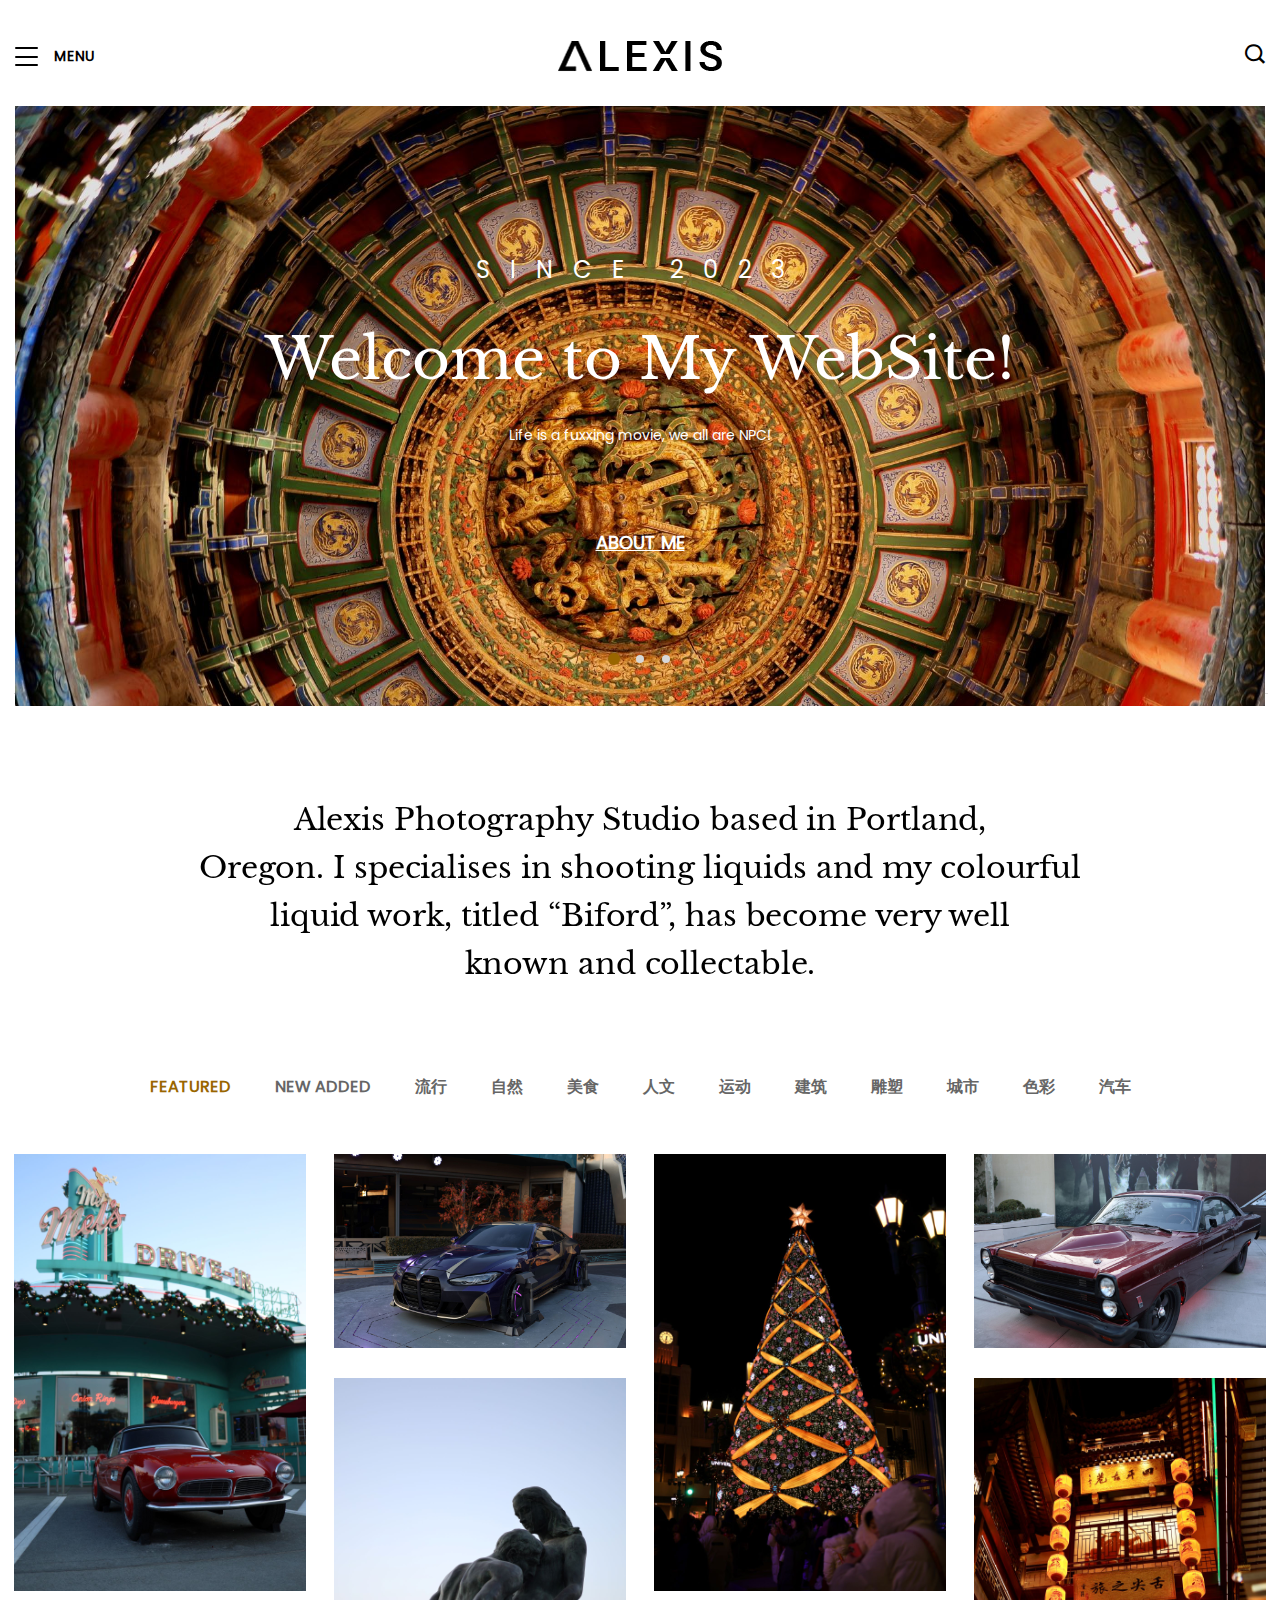
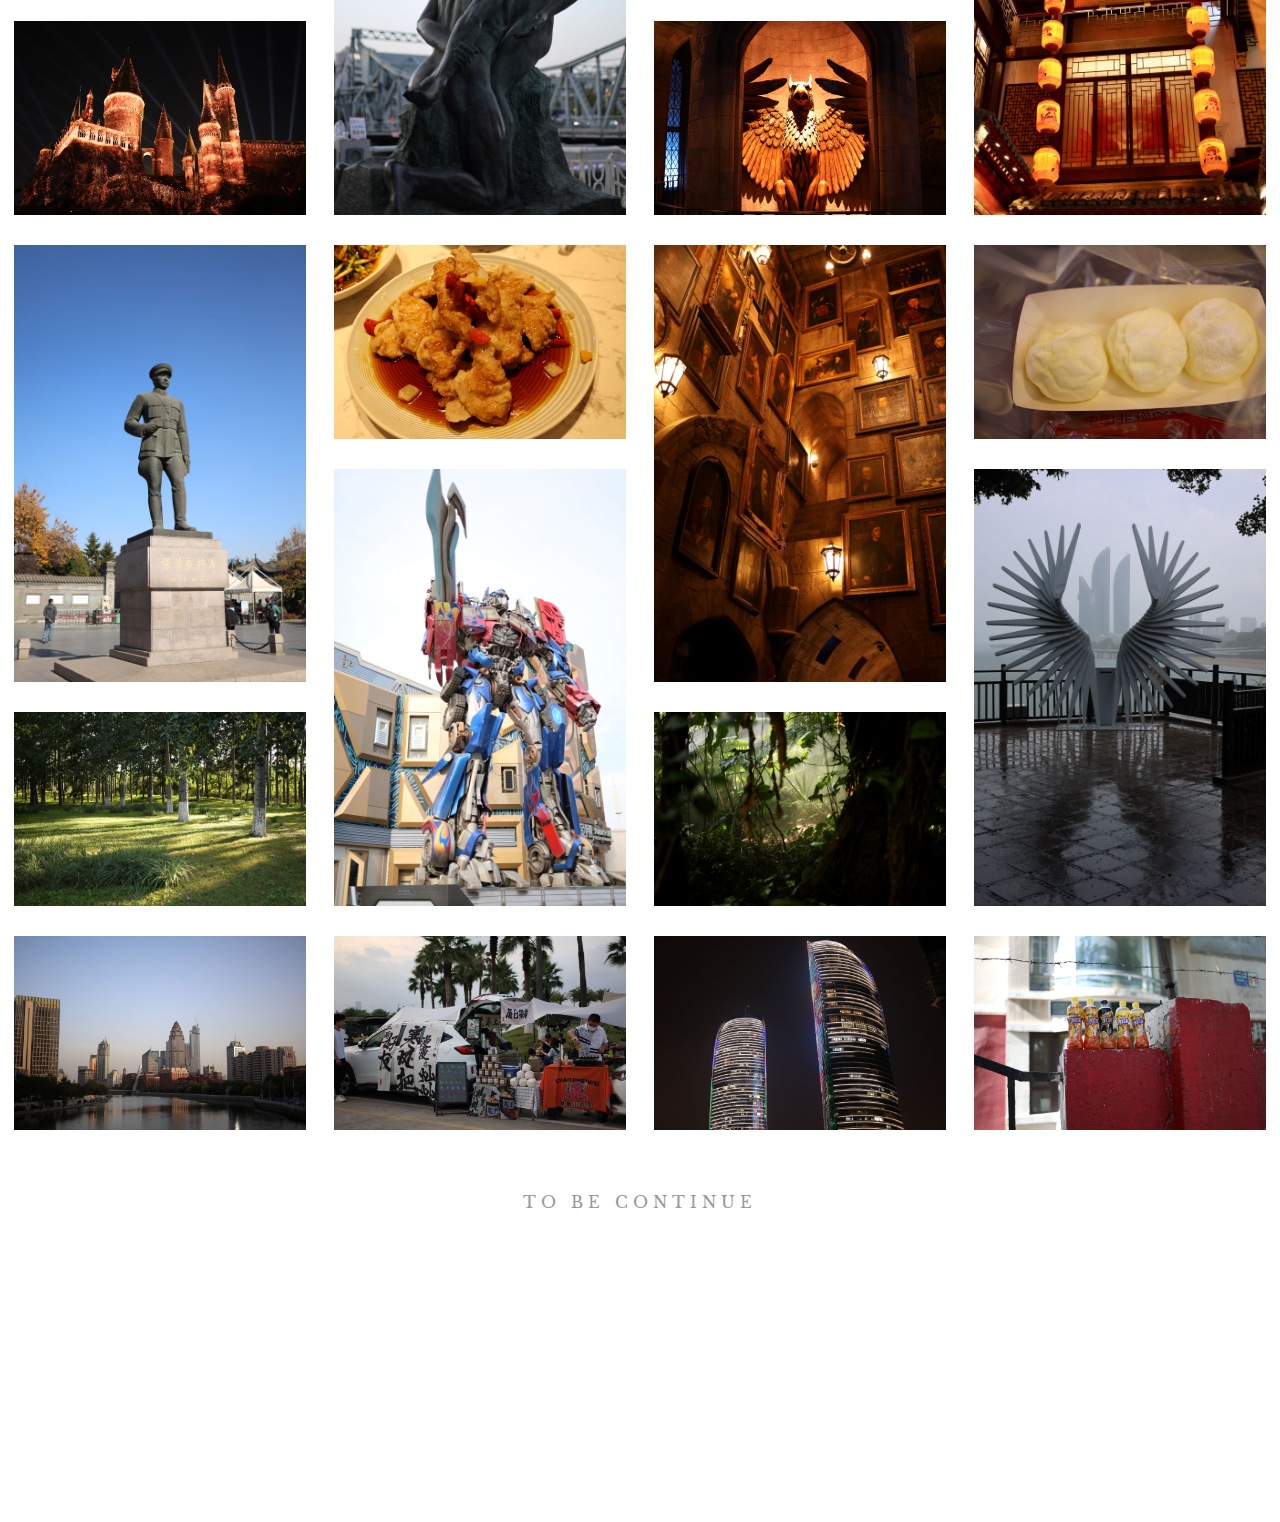
<file: index.html>
<!DOCTYPE html>
<html lang="en">

<head>
  <meta charset="utf-8">
  <meta http-equiv="X-UA-Compatible" content="IE=edge">
  <meta name="viewport" content="width=device-width, initial-scale=1.0">

  <title>Alyx's homepage</title>

  <!--== Favicon ==-->
  

  <!--== Main Style CSS ==-->
  <link href="static/css/style.css" rel="stylesheet">


</head>

<body>


  <!--wrapper start-->
  <div class="wrapper home-default-wrapper">

    <!--== Start Preloader Content ==-->
    <div class="preloader-wrap">
      <div class="preloader">
        <span class="dot"></span>
        <div class="dots">
          <span></span>
          <span></span>
          <span></span>
        </div>
      </div>
    </div>
    <!--== End Preloader Content ==-->

    <!--== Start Header Wrapper ==-->
    <header class="header-area header-default sticky-header">
      <div class="container-fluid">
        <div class="row align-items-center justify-content-between">
          <!-- Hamburger Menu Start -->
          <div class="col-auto">
            <div class="header-navigation-area d-none">
              <ul class="main-menu nav justify-content-center">
                <li><a href="">Home</a></li>
                <li class="has-submenu"><a href="portfolio.html">Portfolio</a>
                  <ul class="submenu-nav">
                    <li><a href="portfolio.html">Portfolio</a></li>
                    <li><a href="portfolio-details.html">Portfolio Details</a></li>
                  </ul>
                </li>
                <li><a href="about.html">About</a></li>
                <li><a href="contact.html">Contact</a></li>
                <li class="has-submenu"><a href="blog.html">Blog</a>
                  <ul class="submenu-nav">
                    <li><a href="blog.html">Blog Grid</a></li>
                    <li><a href="blog-details.html">Blog Single</a></li>
                  </ul>
                </li>
              </ul>
            </div>
            <div class="header-action-area">
              <button class="btn-menu">
                <span></span>
                <span></span>
                <span></span>
              </button>
              <span class="menu-text">Menu</span>
            </div>
          </div>
          <!-- Hamburger Menu Start -->

          <!-- Header Logo Start -->
          <div class="col-auto">
            <div class="header-logo-area">
              <a href="">
                <img class="logo-main" src="static/picture/logo.png" alt="Logo">
                <img class="logo-light" src="static/picture/logo.png" alt="Logo">
              </a>
            </div>
          </div>
          <!-- Header Logo End -->

          <!-- Header Search Start -->
          <div class="col-auto">
              <div class="header-search">
                <a href="javascript:void(0)" class="header-search-toggle"><i class="icofont-search-1"></i></a>
              </div>
          </div>
          <!-- Header Search Start -->
        </div>
      </div>
    </header>
    <!--== End Header Wrapper ==-->

    <!-- Main Search Start -->
    <div class="main-search-active">
        <div class="sidebar-search-icon">
            <button class="search-close"><i class="icofont-close-line"></i></button>
        </div>
        <div class="sidebar-search-input">
            <form action="#">
                <div class="form-search">
                    <input id="search" class="input-text" value="" placeholder="" type="search">
                    <button>
                        <i class="fa fa-search"></i>
                    </button>
                </div>
            </form>
            <p class="form-description">Hit enter to search</p>
        </div>
    </div>
    <!-- Main Search End -->

    <!-- Slider/Intro Section Start -->
    <div class="intro-slider-wrap section">
        <div class="intro-slider swiper-container intro-gallery">
            <div class="swiper-wrapper">
                <div class="swiper-slide" >
                    <!-- <div class="intro-section section overlay" data-bg-img="assets/img/hero-slider/hero1.jpg"> -->
                    <div class="intro-section section overlay" data-bg-img="imgs/index/slider_1_Compressed.jpg">
                        <div class="container">
                            <div class="row row-cols-lg-1 row-cols-1">
                                <div class="col align-self-center">
                                    <div class="intro-content">
                                        <span class="sub-title">Since 2023</span>
                                        <h2 class="title">Welcome to My WebSite!</h2>
                                        <div class="desc">
                                            <p>Life is a fuxxing movie, we all are NPC!</p>
                                        </div>
                                        <a href="about.html" class="intro-btn">About Me</a>
                                    </div>
                                </div>
                            </div>
                        </div>
                    </div>
                </div>
                <div class="swiper-slide">
                    <div class="intro-section section overlay" data-bg-img="imgs/index/slider_2_Compressed.jpg">
                        <div class="container">
                            <div class="row row-cols-lg-1 row-cols-1">
                                <!-- Intro One Content Start -->
                                <div class="col align-self-center">
                                  <div class="intro-content">
                                      <span class="sub-title">inspire 2026</span>
                                      <h2 class="title">Vouge Italia Deember Campaign</h2>
                                      <div class="desc">
                                          <p>Lorem ipsum dolor sit amet, consectetur adipiscing elit.</p>
                                      </div>
                                      <a href="#" class="intro-btn">Explore now</a>
                                  </div>
                                </div>
                                <!-- Intro One Content End -->
                            </div>
                        </div>

                    </div>
                </div>
                <div class="swiper-slide">
                    <div class="intro-section section overlay" data-bg-img="imgs/index/slider_3_Compressed.jpg">
                        <div class="container">
                            <div class="row row-cols-lg-1 row-cols-1">
                                <!-- Intro One Content Start -->
                                <div class="col align-self-center">
                                  <div class="intro-content">
                                      <span class="sub-title">inspire 2026</span>
                                      <h2 class="title">Vouge Italia Deember Campaign</h2>
                                      <div class="desc">
                                          <p>Lorem ipsum dolor sit amet, consectetur adipiscing elit.</p>
                                      </div>
                                      <a href="#" class="intro-btn">Explore now</a>
                                  </div>
                                </div>
                                <!-- Intro One Content End -->
                            </div>
                        </div>
                    </div>
                </div>
            </div>
            <div class="swiper-pagination home1-slider-pagination"></div>
        </div>
    </div>
    <!-- Slider/Intro Section End -->

    <main class="main-content site-wrapper-reveal">
      <!--== Start Hero Area Wrapper ==-->
      <div class="home-slider-area slider-photographer">
        <div class="container">
          <div class="row">
            <div class="col-md-12 col-lg-11 col-xl-10 m-auto">
              <div class="slider-content-area" data-aos="fade-up">
                <h2>Alexis Photography Studio based in Portland,<br> Oregon. I specialises in shooting liquids and my colourful liquid work, titled “Biford”, has become very well <br>known and collectable.</h2>
              </div>
            </div>
          </div>
        </div>
      </div>
      <!--== End Hero Area Wrapper ==-->

      <!--== Start Portfolio Area Wrapper ==-->
      <div class="portfolio-area portfolio-default-area">
        <div class="container-fluid">
          <div class="row">
            <div class="col-12">
              <!-- Filter Menu Start -->
              <div class="messonry-button text-center mb-50">
                <button data-filter="*" class="is-checked"><span class="filter-text">featured</span></button>
                <button data-filter=".cat--1"><span class="filter-text">new added</span></button>
                <button data-filter=".cat--2"><span class="filter-text">流行</span></button> <!-- popular -->
                <button data-filter=".cat--3"><span class="filter-text">自然</span></button> <!-- nature -->
                <button data-filter=".cat--4"><span class="filter-text">美食</span></button> <!-- food -->
                <button data-filter=".cat--5"><span class="filter-text">人文</span></button> <!-- life -->
                <button data-filter=".cat--6"><span class="filter-text">运动</span></button>
                <button data-filter=".cat--7"><span class="filter-text">建筑</span></button> <!-- building -->
                <button data-filter=".cat--8"><span class="filter-text">雕塑</span></button> <!-- sculpture -->
                <button data-filter=".cat--9"><span class="filter-text">城市</span></button>
                <button data-filter=".cat--10"><span class="filter-text">色彩</span></button>
                <button data-filter=".cat--11"><span class="filter-text">汽车</span></button>
              </div>
              <!-- Filter Menu End -->
            </div>
          </div>
          <div class="row row-cols-1 row-cols-sm-2 row-cols-lg-3 row-cols-xl-4 portfolio-list mb-n30">
            <div class="col resizer"></div>

            <!-- 第一行 -->
            <div class="col cat--11 mb-30">
              <!-- Single Portfolio Start -->
              <div class="single-portfolio">
                <div class="thumbnail">
                  <a href="imgs/index/car_1.jpg" class="gallery-popup">
                    <img src="imgs/index/car_1_Compressed.jpg" alt="portfolio">
                  </a>
                </div>
                <div class="content">
                  <h3 class="title" style="color: white;">梅尔斯餐厅</h3>
                  <p class="desc">梅尔斯餐厅前的跑车</p>
                </div>
              </div>
              <!-- Single Portfolio End -->
            </div>

            <div class="col cat--11 mb-30">
              <!-- Single Portfolio Start -->
              <div class="single-portfolio">
                <div class="thumbnail">
                  <a href="imgs/index/car_2.jpg" class="gallery-popup">
                    <img src="imgs/index/car_2_Compressed.jpg" alt="portfolio">
                  </a>
                </div>
                <div class="content">
                  <h3 class="title" style="color: white;">宝马M4 Shockwave</h3>
                  <p class="desc">变形金刚霸天虎军团的震荡波</p>
                </div>
              </div>
              <!-- Single Portfolio End -->
            </div>

            <div class="col cat--2 mb-30">
              <!-- Single Portfolio Start -->
              <div class="single-portfolio">
                <div class="thumbnail">
                  <a href="imgs/index/popular_1.jpg" class="gallery-popup">
                    <img src="imgs/index/popular_1_Compressed.jpg" alt="portfolio">
                  </a>
                </div>
                <div class="content">
                  <h3 class="title" style="color: white;">圣诞树</h3>
                  <p class="desc">北京环球影城好莱坞大道，拍摄于2023年12月24日晚</p>
                </div>
              </div>
              <!-- Single Portfolio End -->
            </div>
  
            <div class="col cat--11 mb-30">
              <!-- Single Portfolio Start -->
              <div class="single-portfolio">
                <div class="thumbnail">
                  <a href="imgs/index/car_3.jpg" class="gallery-popup">
                    <img src="imgs/index/car_3_Compressed.jpg" alt="portfolio">
                  </a>
                </div>
                <div class="content">
                  <h3 class="title" style="color: white;">Fairlane 500 R-Code</h3>
                  <p class="desc">1966款福特，速度与激情10最后高速公路追逐中反派但丁驾驶的车辆</p>
                </div>
              </div>
              <!-- Single Portfolio End -->
            </div>

            <!-- 第二行 -->
            <div class="col cat--8 mb-30">
              <!-- Single Portfolio Start -->
              <div class="single-portfolio">
                <div class="thumbnail">
                  <a href="imgs/index/sculpture_1.jpg" class="gallery-popup">
                    <img src="imgs/index/sculpture_1_Compressed.jpg" alt="portfolio">
                  </a>
                </div>
                <div class="content">
                  <h3 class="title" style="color: white;">天津雕塑</h3>
                  <p class="desc">滨河旁边的一尊雕塑</p>
                </div>
              </div>
              <!-- Single Portfolio End -->
            </div>

            <div class="col cat--7 mb-30">
              <!-- Single Portfolio Start -->
              <div class="single-portfolio">
                <div class="thumbnail">
                  <a href="imgs/index/building_2.jpg" class="gallery-popup">
                    <img src="imgs/index/building_2_Compressed.jpg" alt="portfolio">
                  </a>
                </div>
                <div class="content">
                  <h3 class="title" style="color: white;">沈阳中街</h3>
                  <p class="desc">辽宁省沈阳市沈河区中街路，建成于1625年</p>
                </div>
              </div>
              <!-- Single Portfolio End -->
            </div>

            <div class="col cat--7 mb-30">
              <!-- Single Portfolio Start -->
              <div class="single-portfolio">
                <div class="thumbnail">
                  <a href="imgs/index/building_1.jpg" class="gallery-popup">
                    <img src="imgs/index/building_1_Compressed.jpg" alt="portfolio">
                  </a>
                </div>
                <div class="content">
                  <h3 class="title" style="color: white;">哈利波特城堡</h3>
                  <p class="desc">每晚六点之后会举行灯光秀表演</p>
                </div>
              </div>
              <!-- Single Portfolio End -->
            </div>

            <div class="col cat--2 mb-30">
              <!-- Single Portfolio Start -->
              <div class="single-portfolio">
                <div class="thumbnail">
                  <a href="imgs/index/popular_2.jpg" class="gallery-popup">
                    <img src="imgs/index/popular_2_Compressed.jpg" alt="portfolio">
                  </a>
                </div>
                <div class="content">
                  <h3 class="title" style="color: white;">格兰芬多学院</h3>
                  <p class="desc">格兰芬多学院标志</p>
                </div>
              </div>
              <!-- Single Portfolio End -->
            </div>

            <!-- 第三行 -->
            <div class="col cat--8 mb-30">
              <!-- Single Portfolio Start -->
              <div class="single-portfolio">
                <div class="thumbnail">
                  <a href="imgs/index/sculpture_2.jpg" class="gallery-popup">
                    <img src="imgs/index/sculpture_2_Compressed.jpg" alt="portfolio">
                  </a>
                </div>
                <div class="content">
                  <h3 class="title" style="color: white;">张学良像</h3>
                  <p class="desc">沈阳张学良故居，拍摄于2023年10月28日</p>
                </div>
              </div>
              <!-- Single Portfolio End -->
            </div>

            <div class="col cat--4 mb-30">
              <!-- Single Portfolio Start -->
              <div class="single-portfolio">
                <div class="thumbnail">
                  <a href="imgs/index/food_1.jpg" class="gallery-popup">
                    <img src="imgs/index/food_1_Compressed.jpg" alt="portfolio">
                  </a>
                </div>
                <div class="content">
                  <h3 class="title" style="color: white;">锅包肉</h3>
                  <p class="desc">沈阳八大碗，拍摄于2023年10月26日</p>
                </div>
              </div>
              <!-- Single Portfolio End -->
            </div>

            <div class="col cat--2 mb-30">
              <!-- Single Portfolio Start -->
              <div class="single-portfolio">
                <div class="thumbnail">
                  <a href="imgs/index/popular_3.jpg" class="gallery-popup">
                    <img src="imgs/index/popular_3_Compressed.jpg" alt="portfolio">
                  </a>
                </div>
                <div class="content">
                  <h3 class="title" style="color: white;">画中人</h3>
                  <p class="desc">北京环球影城霍格沃兹城堡，拍摄于2023年12月24日</p>
                </div>
              </div>
              <!-- Single Portfolio End -->
            </div>
  
            <div class="col cat--4 mb-30">
              <!-- Single Portfolio Start -->
              <div class="single-portfolio">
                <div class="thumbnail">
                  <a href="imgs/index/food_2.jpg" class="gallery-popup">
                    <img src="imgs/index/food_2_Compressed.jpg" alt="portfolio">
                  </a>
                </div>
                <div class="content">
                  <h3 class="title" style="color: white;">雪绵冰冰</h3>
                  <p class="desc">沈阳中街，拍摄于2023年10月28日</p>
                </div>
              </div>
              <!-- Single Portfolio End -->
            </div>

            <!-- 第四行 -->
            <div class="col cat--2 mb-30">
              <!-- Single Portfolio Start -->
              <div class="single-portfolio">
                <div class="thumbnail">
                  <a href="imgs/index/popular_4.jpg" class="gallery-popup">
                    <img src="imgs/index/popular_4_Compressed.jpg" alt="portfolio">
                  </a>
                </div>
                <div class="content">
                  <h3 class="title" style="color: white;">擎天柱</h3>
                  <p class="desc">北京环球影城变形金刚区，拍摄于2023年12月24日</p>
                </div>
              </div>
              <!-- Single Portfolio End -->
            </div>

            <div class="col cat--2 mb-30">
              <!-- Single Portfolio Start -->
              <div class="single-portfolio">
                <div class="thumbnail">
                  <a href="imgs/index/popular_5.jpg" class="gallery-popup">
                    <img src="imgs/index/popular_5_Compressed.jpg" alt="portfolio">
                  </a>
                </div>
                <div class="content">
                  <h3 class="title" style="color: white;">天津之眼</h3>
                  <p class="desc">厦门胡里山炮台，拍摄于2023年6月9日</p>
                </div>
              </div>
              <!-- Single Portfolio End -->
            </div>

            <div class="col cat--3 mb-30">
              <!-- Single Portfolio Start -->
              <div class="single-portfolio">
                <div class="thumbnail">
                  <a href="imgs/index/nature_1.jpg" class="gallery-popup">
                    <img src="imgs/index/nature_1_Compressed.jpg" alt="portfolio">
                  </a>
                </div>
                <div class="content">
                  <h3 class="title" style="color: white;">傍晚的森林</h3>
                  <p class="desc">北京奥林匹克森林公园，拍摄于2023年9月22日</p>
                </div>
              </div>
              <!-- Single Portfolio End -->
            </div>

            <div class="col cat--3 mb-30">
              <!-- Single Portfolio Start -->
              <div class="single-portfolio">
                <div class="thumbnail">
                  <a href="imgs/index/nature_2.jpg" class="gallery-popup">
                    <img src="imgs/index/nature_2_Compressed.jpg" alt="portfolio">
                  </a>
                </div>
                <div class="content">
                  <h3 class="title" style="color: white;">雾中雨林</h3>
                  <p class="desc">厦门植物园热带雨林区，拍摄于2023年6月12日</p>
                </div>
              </div>
              <!-- Single Portfolio End -->
            </div>

            <!-- 第五行 -->
            <div class="col cat--5 mb-30">
              <!-- Single Portfolio Start -->
              <div class="single-portfolio">
                <div class="thumbnail">
                  <a href="imgs/index/life_1.jpg" class="gallery-popup">
                    <img src="imgs/index/life_1_Compressed.jpg" alt="portfolio">
                  </a>
                </div>
                <div class="content">
                  <h3 class="title" style="color: white;">夏天的微风</h3>
                  <p class="desc">厦门十里长廊，拍摄于2023年6月11日</p>
                </div>
              </div>
              <!-- Single Portfolio End -->
            </div>

            <div class="col cat--5 mb-30">
              <!-- Single Portfolio Start -->
              <div class="single-portfolio">
                <div class="thumbnail">
                  <a href="imgs/index/life_2.jpg" class="gallery-popup">
                    <img src="imgs/index/life_2_Compressed.jpg" alt="portfolio">
                  </a>
                </div>
                <div class="content">
                  <h3 class="title" style="color: white;">狠活时代的落幕</h3>
                  <p class="desc">沈阳叠彩人家，拍摄于2023年10月27日</p>
                </div>
              </div>
              <!-- Single Portfolio End -->
            </div>

            <div class="col cat--9 mb-30">
              <!-- Single Portfolio Start -->
              <div class="single-portfolio">
                <div class="thumbnail">
                  <a href="imgs/index/city_1.jpg" class="gallery-popup">
                    <img src="imgs/index/city_1_Compressed.jpg" alt="portfolio">
                  </a>
                </div>
                <div class="content">
                  <h3 class="title" style="color: white;">赤峰桥</h3>
                  <p class="desc">天津，拍摄于2023年4月14日</p>
                </div>
              </div>
              <!-- Single Portfolio End -->
            </div>

            <div class="col cat--9 mb-30">
              <!-- Single Portfolio Start -->
              <div class="single-portfolio">
                <div class="thumbnail">
                  <a href="imgs/index/city_2.jpg" class="gallery-popup">
                    <img src="imgs/index/city_2_Compressed.jpg" alt="portfolio">
                  </a>
                </div>
                <div class="content">
                  <h3 class="title" style="color: white;">双子塔</h3>
                  <p class="desc">厦门演武大桥世贸大厦，拍摄于2023年6月08日</p>
                </div>
              </div>
              <!-- Single Portfolio End -->
            </div>
          </div>
          <div class="row">
            <!-- <div class="col-lg-12 text-center mt-60">
              <a href="#/" class="btn-portfolio">loading</a>
            </div> -->
            <div class="col-lg-12 text-center mt-60 btn-portfolio">
              To Be Continue
            </div>
          </div>
        </div>
      </div>
      <!--== End Portfolio Area Wrapper ==-->
    </main>

    <!--== Start Footer Area Wrapper ==-->
    <footer class="footer-area reveal-footer border-top-style">
      <div class="container-fluid">
        <div class="row">
          <div class="col-sm-12">
            <div class="footer-content">
              <div class="widget-item">
                <div class="widget-footer-nav">
                  <nav>
                    <ul>
                      <li><a href="#">term & condition</a></li>
                      <li><a href="#">policy</a></li>
                      <li><a href="#">map</a></li>
                    </ul>
                  </nav>
                </div>
              </div>
              <div class="widget-item text-center">
                <div class="about-widget">
                  <a class="footer-logo" href="">
                    <img src="static/picture/logo.png" alt="Logo">
                  </a>
                </div>
                <div class="widget-copyright">
                  <p>Copyright &copy; 2023.Company name All rights reserved.</p>
                </div>
              </div>
              <div class="widget-item">
                <ul class="widget-social">
                  <li class="social-text"><span>follow us on social</span></li>
                  <li><a href="#"><i class="social_twitter"></i></a></li>
                  <li><a href="#"><i class="social_facebook"></i></a></li>
                  <li><a href="#"><i class="social_instagram"></i></a></li>
                </ul>
              </div>
            </div>
          </div>
        </div>
      </div>
    </footer>
    <!--== End Footer Area Wrapper ==-->

    <!--== Scroll Top Button ==-->
    <div class="scroll-to-top"><span class="icofont-rounded-up"></span></div>

    <!--== Start Side Menu ==-->
    <aside class="off-canvas-wrapper">
      <div class="off-canvas-inner">
        <div class="off-canvas-overlay"></div>
        <!-- Start Off Canvas Content Wrapper -->
        <div class="off-canvas-content">
          <!-- Off Canvas Header -->
          <div class="off-canvas-header">
            <div class="close-action">
              <button class="btn-close"><i class="icon_close"></i></button>
            </div>
          </div>

          <div class="off-canvas-item">
            <!-- Start Asside Menu Wrapper -->
            <div class="asside-navigation-area">
              <ul class="asside-menu nav" id="assideMenuNav">
                <li><a class="active" href="">主页</a></li>
                <li class="dropdown-submenu" id="submenuOne">
                  <a class="collapsed" href="portfolio.html" data-bs-toggle="collapse" data-bs-target="#collapseOne" aria-controls="collapseOne"><span>Portfolio</span></a>
                  <ul class="dropdown-nav collapse" id="collapseOne" aria-labelledby="submenuOne" data-bs-parent="#assideMenuNav">
                    <li><a href="portfolio.html">Portfolio</a></li>
                    <li><a href="portfolio-details.html">Portfolio Details</a></li>
                  </ul>
                </li>
                <!-- <li class="dropdown-submenu" id="submenuTwo">
                  <a class="collapsed" href="blog.html" data-bs-toggle="collapse" data-bs-target="#collapseTwo" aria-controls="collapseTwo"><span>生活日志</span></a>
                  <ul class="dropdown-nav collapse" id="collapseTwo" aria-labelledby="submenuTwo" data-bs-parent="#assideMenuNav">
                    <li><a href="blog.html">Blog Grid</a></li>
                    <li><a href="blog-details.html">Blog Single</a></li>
                  </ul>
                </li> -->
                <li><a href="blog.html">生活日志</a></li>
                <li><a href="about.html">我是谁</a></li>
                <li><a href="contact.html">如何联系</a></li>
              </ul>
            </div>
            <!-- End Asside Menu Wrapper -->
          </div>
          <!-- Off Canvas Footer -->
          <div class="off-canvas-footer"></div>
        </div>
        <!-- End Off Canvas Content Wrapper -->
      </div>
    </aside>
    <!--== End Side Menu ==-->
  </div>

  <!--=======================Javascript============================-->

  <!--=== Modernizr Min Js ===-->
  <script src="static/js/modernizr.js"></script>
  <!--=== jQuery Min Js ===-->
  <script src="static/js/jquery-main.js"></script>
  <!--=== jQuery Migration Min Js ===-->
  <script src="static/js/jquery-migrate.js"></script>
  <!--=== Popper Min Js ===-->
  <script src="static/js/popper.min.js"></script>
  <!--=== Bootstrap Min Js ===-->
  <script src="static/js/bootstrap.min.js"></script>
  <!--=== jquery UI Min Js ===-->
  <script src="static/js/jquery-ui.min.js"></script>
  <!--=== Plugin Collection Js ===-->
  <script src="static/js/plugincollection.js"></script>

  <!--=== Custom Js ===-->
  <script src="static/js/custom.js"></script>

	
</body>

</html>
</file>
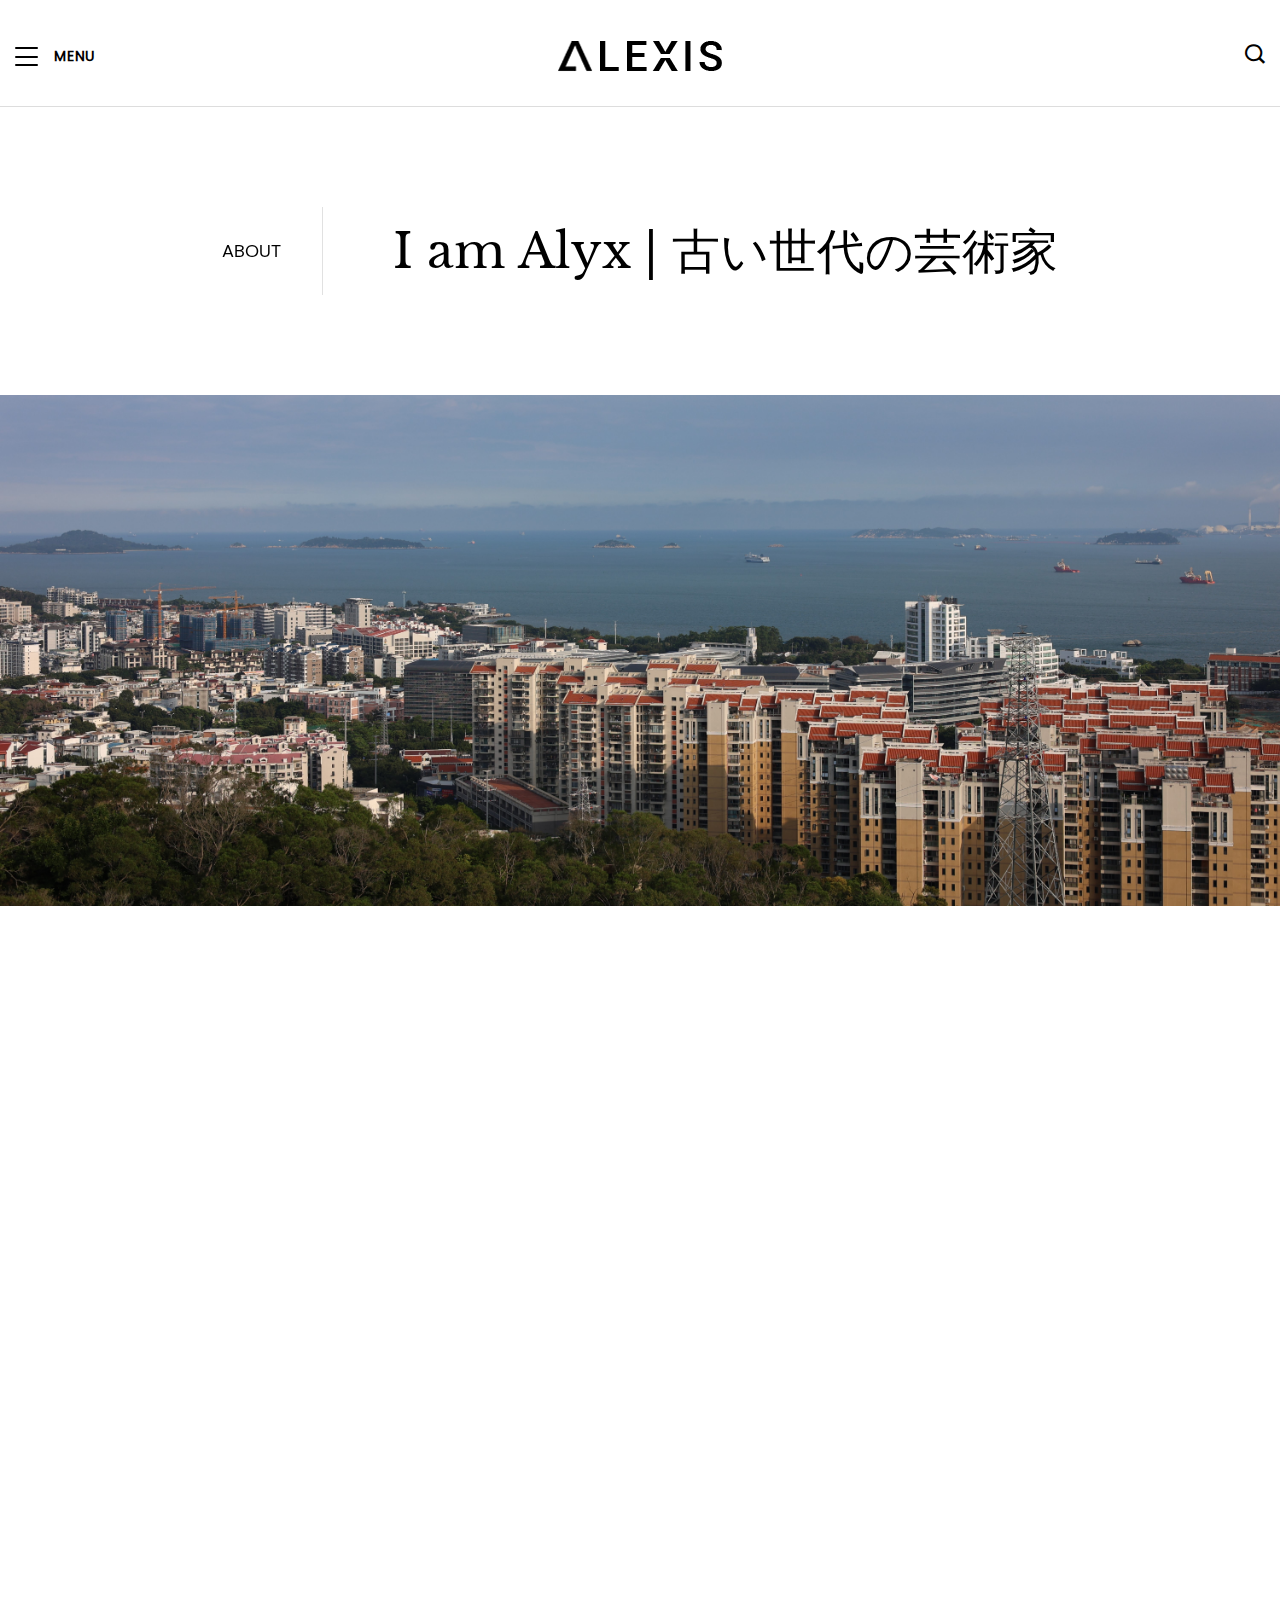
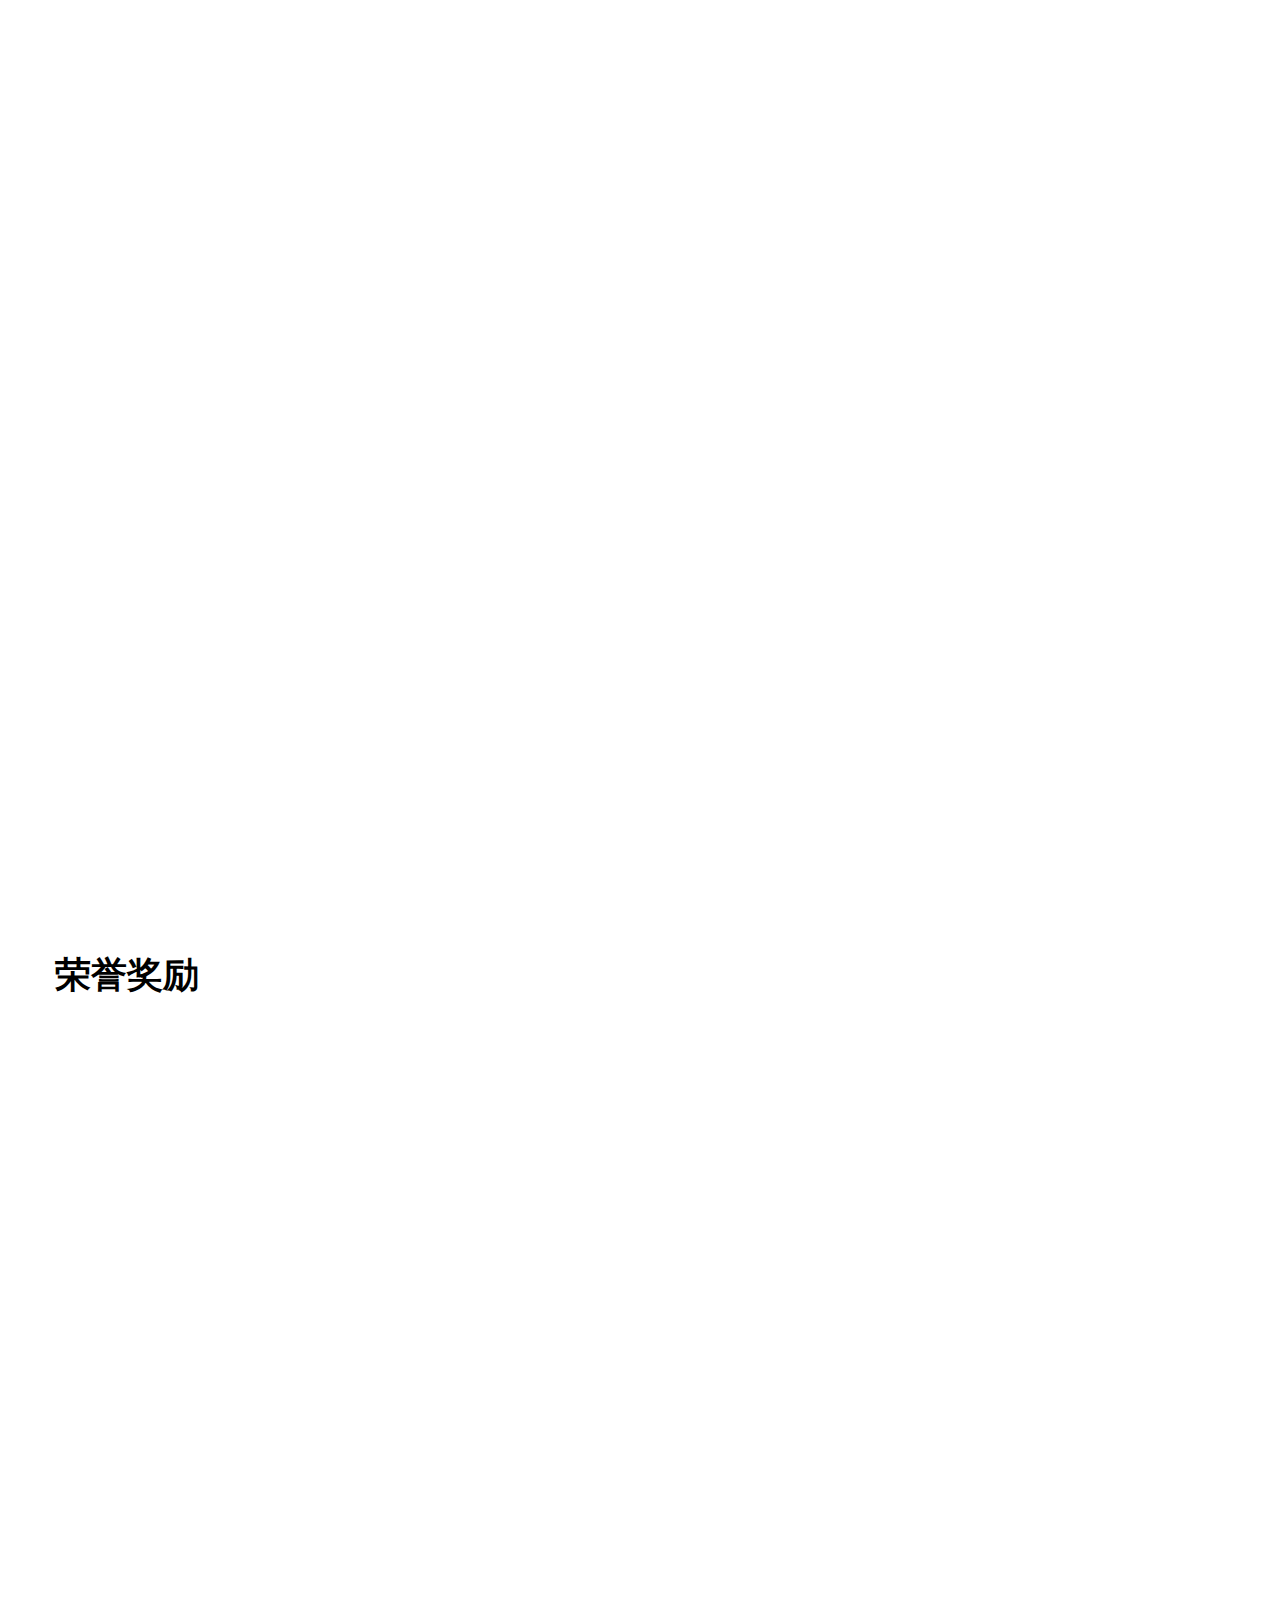
<file: about.html>
<!DOCTYPE html>
<html lang="en">

<head>
    <meta charset="utf-8">
    <meta http-equiv="X-UA-Compatible" content="IE=edge">
    <meta name="viewport" content="width=device-width, initial-scale=1.0">

    <title>About us | homepage</title>

    <!--== Favicon ==-->
    

    <!--== Main Style CSS ==-->
    <link href="static/css/style.css" rel="stylesheet">

</head>

<body>

<!--wrapper start-->
<div class="wrapper about-page-wrapper">

  <!--== Start Preloader Content ==-->
  <div class="preloader-wrap">
  	<div class="preloader">
	    <span class="dot"></span>
	    <div class="dots">
        <span></span>
        <span></span>
        <span></span>
	    </div>
  	</div>
  </div>
  <!--== End Preloader Content ==-->

  <!--== Start Header Wrapper ==-->
  <header class="header-area header-default sticky-header hb-border hb-border">
    <div class="container-fluid">
      <div class="row align-items-center justify-content-between">
        <!-- Hamburger Menu Start -->
        <div class="col-auto">
          <div class="header-navigation-area d-none">
            <ul class="main-menu nav justify-content-center">
              <li><a href="index.html">Home</a></li>
              <li class="has-submenu"><a href="portfolio.html">Portfolio</a>
                <ul class="submenu-nav">
                  <li><a href="portfolio.html">Portfolio</a></li>
                  <li><a href="portfolio-details.html">Portfolio Details</a></li>
                </ul>
              </li>
              <li><a href="">About</a></li>
              <li><a href="contact.html">Contact</a></li>
              <li class="has-submenu"><a href="blog.html">Blog</a>
                <ul class="submenu-nav">
                  <li><a href="blog.html">Blog Grid</a></li>
                  <li><a href="blog-details.html">Blog Single</a></li>
                </ul>
              </li>
            </ul>
          </div>
          <div class="header-action-area">
            <button class="btn-menu">
              <span></span>
              <span></span>
              <span></span>
            </button>
            <span class="menu-text">Menu</span>
          </div>
        </div>
        <!-- Hamburger Menu Start -->

        <!-- Header Logo Start -->
        <div class="col-auto">
          <div class="header-logo-area">
            <a href="index.html">
              <img class="logo-main" src="static/picture/logo.png" alt="Logo">
              <img class="logo-light" src="static/picture/logo.png" alt="Logo">
            </a>
          </div>
        </div>
        <!-- Header Logo End -->

        <!-- Header Search Start -->
        <div class="col-auto">
            <div class="header-search">
              <a href="javascript:void(0)" class="header-search-toggle"><i class="icofont-search-1"></i></a>
            </div>
        </div>
        <!-- Header Search Start -->
      </div>
    </div>
  </header>
  <!--== End Header Wrapper ==-->

  <!-- Main Search Start -->
  <div class="main-search-active">
      <div class="sidebar-search-icon">
          <button class="search-close"><i class="icofont-close-line"></i></button>
      </div>
      <div class="sidebar-search-input">
          <form action="#">
              <div class="form-search">
                  <input id="search" class="input-text" value="" placeholder="" type="search">
                  <button>
                      <i class="fa fa-search"></i>
                  </button>
              </div>
          </form>
          <p class="form-description">Hit enter to search</p>
      </div>
  </div>
  <!-- Main Search End -->

  <main class="main-content site-wrapper-reveal">
    <!--== Start Page Title Area ==-->
    <div class="page-title-area">
      <div class="container">
        <div class="row">
          <div class="col-lg-12" data-aos="fade-up">
            <div class="page-title-content content-style2 text-center">
              <h4 class="page-title">About</h4>
              <h2 class="title">I am Alyx | 古い世代の芸術家</h2>
            </div>
          </div>
        </div>
      </div>
      <div class="thumb" data-aos="fade-up" data-aos-delay="300"><img class="w-100" src="imgs/about/background_Compressed_1.jpg" alt="Alexis-Image"></div>
    </div>
    <!--== End Page Title Area ==-->

    <!--== Start Service Area Wrapper ==-->
    <div class="service-area">
      <div class="container">
        <div class="row">
          <div class="col-lg-8 col-xl-8 mb-sm-50 mb-md-70" data-aos="fade-up">
            <h2 class="title">你好!</h2>
            <p>我是一名计算机领域博士生，目前就读于中国科学院大学，研究领域图神经网络，研究兴趣为图预训练和微调。我创建这个网站的目的是为了分享自己的一些生活碎片，我爱好摄影，希望我的作品能得到你的认可！</p>
          </div>
          <div class="col-lg-4 col-xl-3 offset-xl-1" data-aos="fade-up" data-aos-delay="300">
            <h2 class="title">Our Services</h2>
            <ul>
              <li><a href="portfolio-details.html">Branding & Strategy</a></li>
              <li><a href="portfolio-details.html">Web Design & Development</a></li>
              <li><a href="portfolio-details.html">Packaging Design</a></li>
              <li><a href="portfolio-details.html">Video & Animation</a></li>
              <li><a href="portfolio-details.html">Marketing, SEO & Social Media</a></li>
            </ul>
          </div>
        </div>
      </div>
    </div>
    <!--== End Service Area Wrapper ==-->

    <!--== Start Team Area Wrapper ==-->
    <div class="team-area">
      <div class="container">
        <div class="row">
          <div class="col-lg-12" data-aos="fade-up">
            <h2 class="title">Meet Our Team</h2>
          </div>
        </div>
        <div class="row">
          <!--== Start Single Member ==-->
          <div class="col-sm-6 col-md-3" data-aos="fade-up">
            <div class="team-member">
              <div class="thumb">
                <img src="static/picture/012.jpg" alt="Alexis-Team">
              </div>
              <div class="content">
                <div class="member-info">
                  <h3 class="name"><a href="#/">Joe Biden</a></h3>
                  <span class="designation">CEO Founder</span>
                </div>
                <div class="member-icons">
                  <a href="#/"><i class="social_twitter"></i></a>
                  <a href="#/"><i class="social_facebook"></i></a>
                  <a href="#/"><i class="social_linkedin_square"></i></a>
                </div>
              </div>
            </div>
          </div>
          <!--== End Single Member ==-->

          <!--== Start Single Member ==-->
          <div class="col-sm-6 col-md-3" data-aos="fade-up" data-aos-delay="300">
            <div class="team-member">
              <div class="thumb">
                <img src="static/picture/021.jpg" alt="Alexis-Team">
              </div>
              <div class="content">
                <div class="member-info">
                  <h3 class="name"><a href="#/">Alex Tuntuni</a></h3>
                  <span class="designation">CEO Founder</span>
                </div>
                <div class="member-icons">
                  <a href="#/"><i class="social_twitter"></i></a>
                  <a href="#/"><i class="social_facebook"></i></a>
                  <a href="#/"><i class="social_linkedin_square"></i></a>
                </div>
              </div>
            </div>
          </div>
          <!--== End Single Member ==-->

          <!--== Start Single Member ==-->
          <div class="col-sm-6 col-md-3" data-aos="fade-up" data-aos-delay="600">
            <div class="team-member">
              <div class="thumb">
                <img src="static/picture/031.jpg" alt="Alexis-Team">
              </div>
              <div class="content">
                <div class="member-info">
                  <h3 class="name"><a href="#/">Blanche Fields</a></h3>
                  <span class="designation">CEO Founder</span>
                </div>
                <div class="member-icons">
                  <a href="#/"><i class="social_twitter"></i></a>
                  <a href="#/"><i class="social_facebook"></i></a>
                  <a href="#/"><i class="social_linkedin_square"></i></a>
                </div>
              </div>
            </div>
          </div>
          <!--== End Single Member ==-->

          <!--== Start Single Member ==-->
          <div class="col-sm-6 col-md-3" data-aos="fade-up" data-aos-delay="900">
            <div class="team-member">
              <div class="thumb">
                <img src="static/picture/04.jpg" alt="Alexis-Team">
              </div>
              <div class="content">
                <div class="member-info">
                  <h3 class="name"><a href="#/">Alex Tuntuni</a></h3>
                  <span class="designation">CEO Founder</span>
                </div>
                <div class="member-icons">
                  <a href="#/"><i class="social_twitter"></i></a>
                  <a href="#/"><i class="social_facebook"></i></a>
                  <a href="#/"><i class="social_linkedin_square"></i></a>
                </div>
              </div>
            </div>
          </div>
          <!--== End Single Member ==-->

          <!--== Start Single Member ==-->
          <div class="col-sm-6 col-md-3" data-aos="fade-up">
            <div class="team-member">
              <div class="thumb">
                <img src="static/picture/05.jpg" alt="Alexis-Team">
              </div>
              <div class="content">
                <div class="member-info">
                  <h3 class="name"><a href="#/">Blanche Fields</a></h3>
                  <span class="designation">CEO Founder</span>
                </div>
                <div class="member-icons">
                  <a href="#/"><i class="social_twitter"></i></a>
                  <a href="#/"><i class="social_facebook"></i></a>
                  <a href="#/"><i class="social_linkedin_square"></i></a>
                </div>
              </div>
            </div>
          </div>
          <!--== End Single Member ==-->

          <!--== Start Single Member ==-->
          <div class="col-sm-6 col-md-3" data-aos="fade-up" data-aos-delay="300">
            <div class="team-member">
              <div class="thumb">
                <img src="static/picture/06.jpg" alt="Alexis-Team">
              </div>
              <div class="content">
                <div class="member-info">
                  <h3 class="name"><a href="#/">Alex Tuntuni</a></h3>
                  <span class="designation">CEO Founder</span>
                </div>
                <div class="member-icons">
                  <a href="#/"><i class="social_twitter"></i></a>
                  <a href="#/"><i class="social_facebook"></i></a>
                  <a href="#/"><i class="social_linkedin_square"></i></a>
                </div>
              </div>
            </div>
          </div>
          <!--== End Single Member ==-->

          <!--== Start Single Member ==-->
          <div class="col-sm-6 col-md-3" data-aos="fade-up" data-aos-delay="600">
            <div class="team-member">
              <div class="thumb">
                <img src="static/picture/07.jpg" alt="Alexis-Team">
              </div>
              <div class="content">
                <div class="member-info">
                  <h3 class="name"><a href="#/">Blanche Fields</a></h3>
                  <span class="designation">CEO Founder</span>
                </div>
                <div class="member-icons">
                  <a href="#/"><i class="social_twitter"></i></a>
                  <a href="#/"><i class="social_facebook"></i></a>
                  <a href="#/"><i class="social_linkedin_square"></i></a>
                </div>
              </div>
            </div>
          </div>
          <!--== End Single Member ==-->

          <!--== Start Become Member ==-->
          <div class="col-sm-6 col-md-3" data-aos="fade-up" data-aos-delay="900">
            <div class="team-member become-member">
              <div class="thumb">
                <img src="static/picture/012.jpg" alt="Alexis-Team">
              </div>
              <div class="content">
                <div class="member-info">
                  <h3 class="name"><a href="#/">Become <br>member in <br>Alexis</a></h3>
                </div>
              </div>
            </div>
          </div>
          <!--== End Become Member ==-->

        </div>
      </div>
    </div>
    <!--== End Team Area Wrapper ==-->

    <!--== Start Quote Area Wrapper ==-->
    <div class="blockquote-area">
      <div class="container">
        <div class="row">
          <div class="col-lg-12" data-aos="fade-up">
            <blockquote class="blockquote-style">
              <p>"I’ve worked with many agencies throughout the world. <br>I’ve found Alexis to be one of those special agencies you wish all the others were like."</p>
              <cite>
                <span class="name">Ellen Krelamine</span>
                <span class="job">CEO at Drfurion</span>
              </cite>
            </blockquote>
          </div>
        </div>
      </div>
    </div>



    <!--== Start Award Area Wrapper ==-->
    <div class="award-area">
      <div class="container">
        <div class="row">
          <div class="col-lg-12">
            <h2 class="title">荣誉奖励</h2>
          </div>
        </div>
        <div class="blockquote-area">
          <div class="container">
            <div class="row">
              <div class="col-lg-12" data-aos="fade-up">
                <blockquote class="blockquote-style" style="padding-left: 50px">
                  <div class="award-content">
                    <div class="award-item">
                      <div class="award-year">2019</div>
                      <div class="content">
                        <div class="item">
                          <p>10月</p>
                          <h4> 中央民族大学 - 北京·海淀 | <span>专业二等奖学金</span></h4>
                        </div>
                      </div>
                    </div>
                    <div class="award-item">
                      <div class="award-year">2020</div>
                      <div class="content">
                        <div class="item">
                          <p>10月</p>
                          <h4>中央民族大学 - 北京·海淀 | <span>专业二等奖学金</span></h4>
                        </div>
                      </div>
                    </div>
                    <div class="award-item">
                      <div class="award-year">2021</div>
                      <div class="content">
                        <div class="item">
                          <p>10月</p>
                          <h4>中央民族大学 - 北京·海淀 | <span>专业二等奖学金</span></h4>
                        </div>
                        <div class="item">
                          <p>12月</p>
                          <h4>中国科学院大学 - 北京·海淀 | <span>大学生奖学金</span></h4>
                        </div>
                      </div>
                    </div>
                    <div class="award-item">
                      <div class="award-year">2022</div>
                      <div class="content">
                        <div class="item">
                          <p>6月</p>
                          <h4>中央民族大学 - 北京·海淀 | <span>中央民族大学优秀毕业生</span></h4>
                        </div>
                        <div class="item">
                          <p>6月</p>
                          <h4>北京 - 北京·海淀 | <span>北京市优秀毕业生</span></h4>
                        </div>
                      </div>
                    </div>
                    <div class="award-item">
                      <div class="award-year">2023</div>
                      <div class="content">
                        <div class="item">
                          <p>6月</p>
                          <h4>中国科学院大学 - 北京·海淀 | <span>三好学生</span></h4>
                        </div>
                        <div class="item">
                          <p>6月</p>
                          <h4>中国科学院大学 - 北京·海淀 | <span>优秀学生干部</span></h4>
                        </div>
                      </div>
                    </div>
                  </div>
                </blockquote>
              </div>
            </div>
          </div>
        </div>
        <div class="row">
          <div class="col-lg-12">

          </div>
        </div>
      </div>
    </div>
    <!--== End Award Area Wrapper ==-->

    <!--== Start Award Area Wrapper ==-->
    <!--== End Award Area Wrapper ==-->

    <!--== Start Brand Area Wrapper ==-->
    <div class="brand-logo-area">
      <div class="container">
        <div class="row">
          <div class="col-lg-12" data-aos="fade-up">
            <h2 class="title">Our Clients</h2>
            <p>Alexis has been honored to partner up with these clients.</p>
          </div>
        </div>
        <div class="row">
          <div class="col-lg-12" data-aos="fade-up" data-aos-delay="300">
            <div class="swiper-container brand-logo-slider-container">
              <div class="swiper-wrapper brand-logo-slider">
                <div class="swiper-slide brand-logo-item">
                  <a href="#/"><img src="static/picture/01.png" alt="Alexis-Brand-Logo"></a>
                </div>
                <div class="swiper-slide brand-logo-item">
                  <a href="#/"><img src="static/picture/02.png" alt="Alexis-Brand-Logo"></a>
                </div>
                <div class="swiper-slide brand-logo-item">
                  <a href="#/"><img src="static/picture/03.png" alt="Alexis-Brand-Logo"></a>
                </div>
                <div class="swiper-slide brand-logo-item">
                  <a href="#/"><img src="static/picture/04.png" alt="Alexis-Brand-Logo"></a>
                </div>
                <div class="swiper-slide brand-logo-item">
                  <a href="#/"><img src="static/picture/05.png" alt="Alexis-Brand-Logo"></a>
                </div>
              </div>
            </div>
          </div>
        </div>
      </div>
    </div>
    <!--== End Brand Area Wrapper ==-->
  </main>

  <!--== Start Footer Area Wrapper ==-->
  <footer class="footer-area reveal-footer border-top-style">
    <div class="container-fluid">
      <div class="row">
        <div class="col-sm-12">
          <div class="footer-content">
            <div class="widget-item">
              <div class="widget-footer-nav">
                <nav>
                  <ul>
                    <li><a href="#">term & condition</a></li>
                    <li><a href="#">policy</a></li>
                    <li><a href="#">map</a></li>
                  </ul>
                </nav>
              </div>
            </div>
            <div class="widget-item text-center">
              <div class="about-widget">
                <a class="footer-logo" href="index.html">
                  <img src="static/picture/logo.png" alt="Logo">
                </a>
              </div>
              <div class="widget-copyright">
                <p>Copyright &copy; 2023.Company name All rights reserved.<a target="_blank" href="https://sc.chinaz.com/moban/">&#x7F51;&#x9875;&#x6A21;&#x677F;</a></p>
              </div>
            </div>
            <div class="widget-item">
              <ul class="widget-social">
                <li class="social-text"><span>follow us on social</span></li>
                <li><a href="#"><i class="social_twitter"></i></a></li>
                <li><a href="#"><i class="social_facebook"></i></a></li>
                <li><a href="#"><i class="social_instagram"></i></a></li>
              </ul>
            </div>
          </div>
        </div>
      </div>
    </div>
  </footer>
  <!--== End Footer Area Wrapper ==-->
  
  <!--== Scroll Top Button ==-->
  <div class="scroll-to-top"><span class="icofont-rounded-up"></span></div>

  <!--== Start Side Menu ==-->
  <aside class="off-canvas-wrapper">
    <div class="off-canvas-inner">
      <div class="off-canvas-overlay"></div>
      <!-- Start Off Canvas Content Wrapper -->
      <div class="off-canvas-content">
        <!-- Off Canvas Header -->
        <div class="off-canvas-header">
          <div class="close-action">
            <button class="btn-close"><i class="icon_close"></i></button>
          </div>
        </div>

        <div class="off-canvas-item">
          <!-- Start Asside Menu Wrapper -->
          <div class="asside-navigation-area">
            <ul class="asside-menu nav" id="assideMenuNav">
              <li><a href="index.html">主页</a></li>
              <li class="dropdown-submenu" id="submenuOne">
                <a class="collapsed" href="portfolio.html" data-bs-toggle="collapse" data-bs-target="#collapseOne" aria-controls="collapseOne"><span>Portfolio</span></a>
                <ul class="dropdown-nav collapse" id="collapseOne" aria-labelledby="submenuOne" data-bs-parent="#assideMenuNav">
                  <li><a href="portfolio.html">Portfolio</a></li>
                  <li><a href="portfolio-details.html">Portfolio Details</a></li>
                </ul>
              </li>
              <!-- <li class="dropdown-submenu" id="submenuTwo">
                <a class="collapsed" href="blog.html" data-bs-toggle="collapse" data-bs-target="#collapseTwo" aria-controls="collapseTwo"><span>Blog</span></a>
                <ul class="dropdown-nav collapse" id="collapseTwo" aria-labelledby="submenuTwo" data-bs-parent="#assideMenuNav">
                  <li><a href="blog.html">Blog Grid</a></li>
                  <li><a href="blog-details.html">Blog Single</a></li>
                </ul>
              </li> -->
              <li><a href="blog.html">生活日志</a></li>
              <li><a class="active" href="">我是谁</a></li>
              <li><a href="contact.html">如何联系</a></li>
            </ul>
          </div>
          <!-- End Asside Menu Wrapper -->
        </div>
        <!-- Off Canvas Footer -->
        <div class="off-canvas-footer"></div>
      </div>
      <!-- End Off Canvas Content Wrapper -->
    </div>
  </aside>
  <!--== End Side Menu ==-->
</div>

<!--=======================Javascript============================-->

<!--=== Modernizr Min Js ===-->
<script src="static/js/modernizr.js"></script>
<!--=== jQuery Min Js ===-->
<script src="static/js/jquery-main.js"></script>
<!--=== jQuery Migration Min Js ===-->
<script src="static/js/jquery-migrate.js"></script>
<!--=== Popper Min Js ===-->
<script src="static/js/popper.min.js"></script>
<!--=== Bootstrap Min Js ===-->
<script src="static/js/bootstrap.min.js"></script>
<!--=== jquery UI Min Js ===-->
<script src="static/js/jquery-ui.min.js"></script>
<!--=== Plugin Collection Js ===-->
<script src="static/js/plugincollection.js"></script>

<!--=== Custom Js ===-->
<script src="static/js/custom.js"></script>

</body>

</html>
</file>
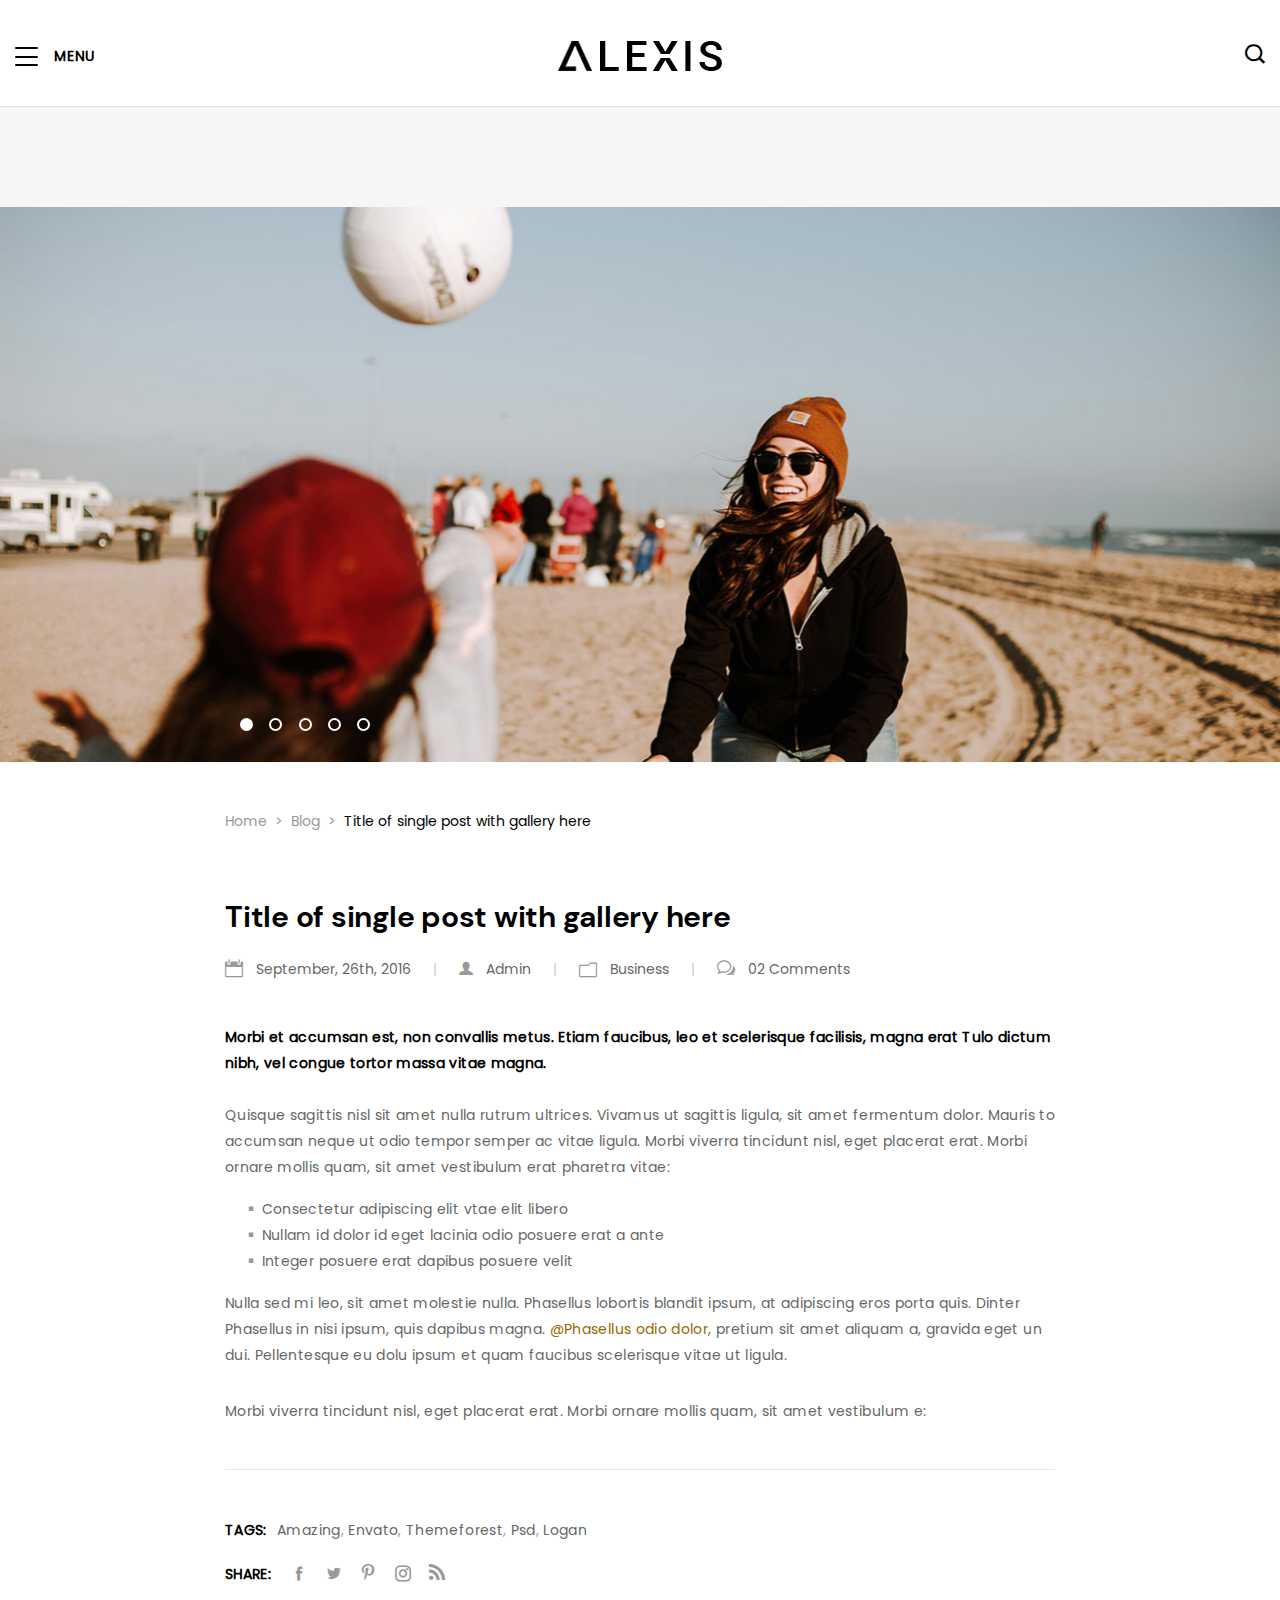
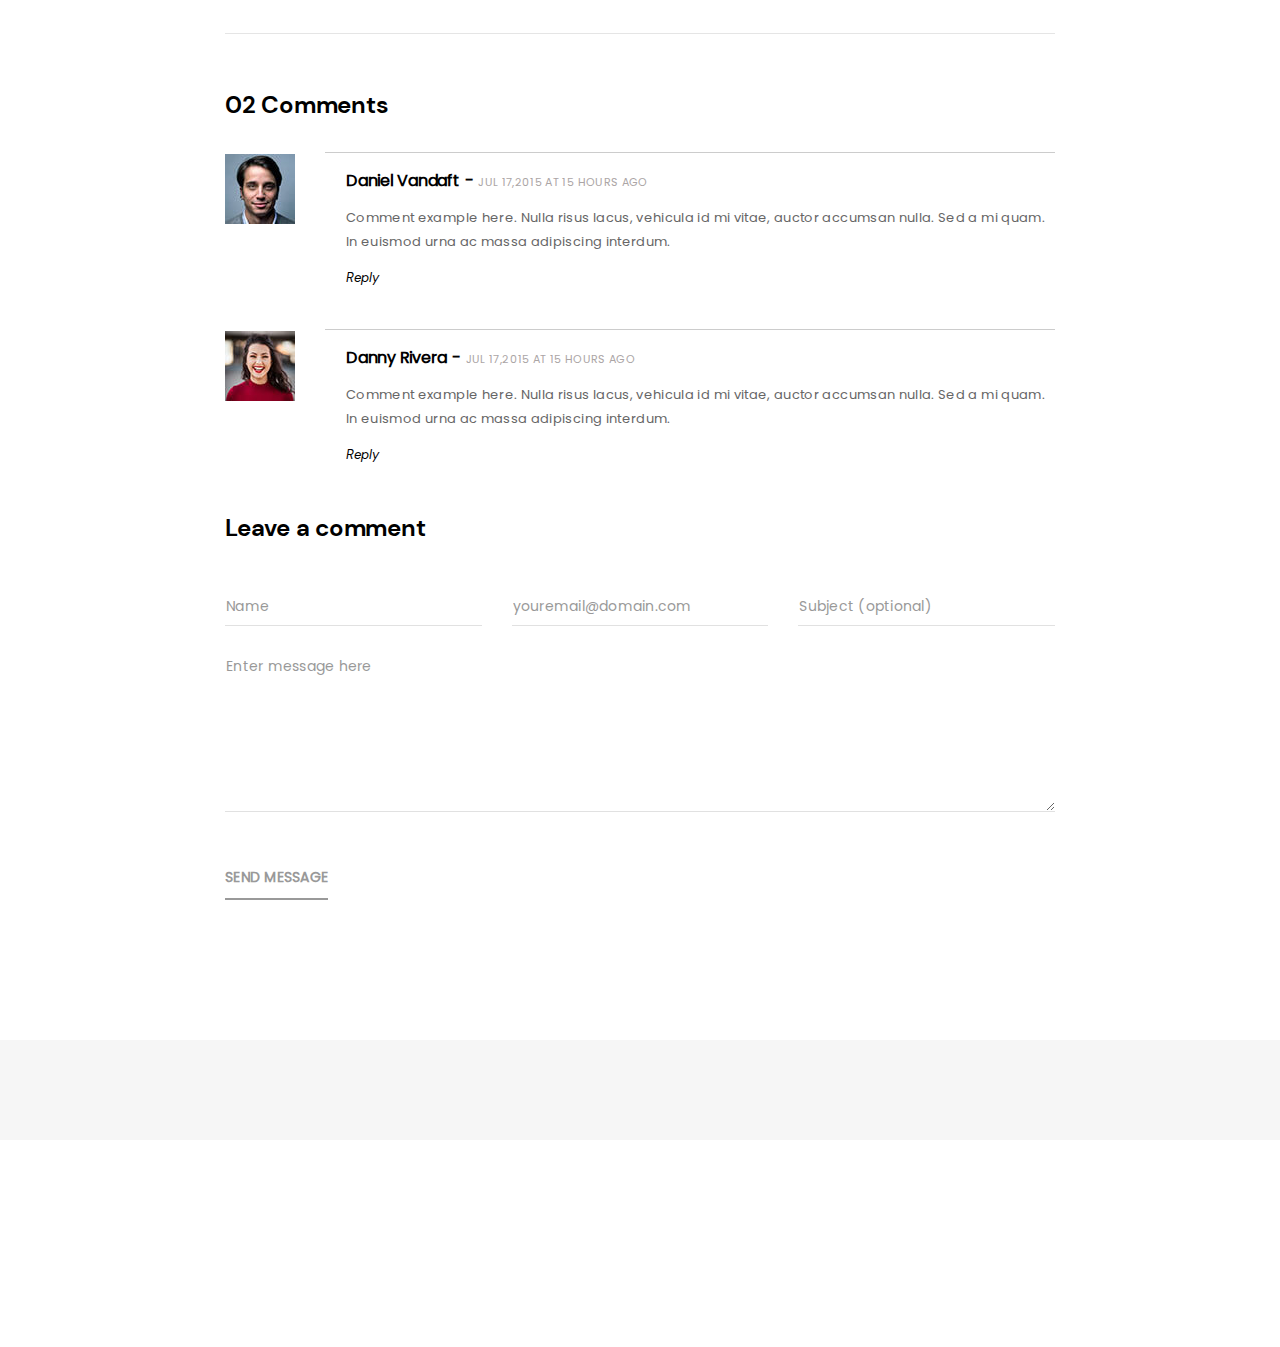
<file: blog-details.html>
<!DOCTYPE html>
<html lang="en">

<head>
    <meta charset="utf-8">
    <meta http-equiv="X-UA-Compatible" content="IE=edge">
    <meta name="viewport" content="width=device-width, initial-scale=1.0">

    <title>Alexis – Photography Responsive Bootstrap 5 Template</title>

    <!--== Favicon ==-->
    

    <!--== Main Style CSS ==-->
    <link href="static/css/style.css" rel="stylesheet">

</head>

<body>

<!--wrapper start-->
<div class="wrapper">

  <!--== Start Preloader Content ==-->
  <div class="preloader-wrap">
  	<div class="preloader">
	    <span class="dot"></span>
	    <div class="dots">
        <span></span>
        <span></span>
        <span></span>
	    </div>
  	</div>
  </div>
  <!--== End Preloader Content ==-->

  <!--== Start Header Wrapper ==-->
  <header class="header-area header-default sticky-header hb-border">
    <div class="container-fluid">
      <div class="row align-items-center justify-content-between">
        <!-- Hamburger Menu Start -->
        <div class="col-auto">
          <div class="header-navigation-area d-none">
            <ul class="main-menu nav justify-content-center">
              <li><a href="index.html">Home</a></li>
              <li class="has-submenu"><a href="portfolio.html">Portfolio</a>
                <ul class="submenu-nav">
                  <li><a href="portfolio.html">Portfolio</a></li>
                  <li><a href="portfolio-details.html">Portfolio Details</a></li>
                </ul>
              </li>
              <li><a href="about.html">About</a></li>
              <li><a href="contact.html">Contact</a></li>
              <li class="has-submenu"><a href="blog.html">Blog</a>
                <ul class="submenu-nav">
                  <li><a href="blog.html">Blog Grid</a></li>
                  <li><a href="">Blog Single</a></li>
                </ul>
              </li>
            </ul>
          </div>
          <div class="header-action-area">
            <button class="btn-menu">
              <span></span>
              <span></span>
              <span></span>
            </button>
            <span class="menu-text">Menu</span>
          </div>
        </div>
        <!-- Hamburger Menu Start -->

        <!-- Header Logo Start -->
        <div class="col-auto">
          <div class="header-logo-area">
            <a href="index.html">
              <img class="logo-main" src="static/picture/logo.png" alt="Logo">
              <img class="logo-light" src="static/picture/logo.png" alt="Logo">
            </a>
          </div>
        </div>
        <!-- Header Logo End -->

        <!-- Header Search Start -->
        <div class="col-auto">
            <div class="header-search">
              <a href="javascript:void(0)" class="header-search-toggle"><i class="icofont-search-1"></i></a>
            </div>
        </div>
        <!-- Header Search Start -->
      </div>
    </div>
  </header>
  <!--== End Header Wrapper ==-->

  <!-- Main Search Start -->
  <div class="main-search-active">
      <div class="sidebar-search-icon">
          <button class="search-close"><i class="icofont-close-line"></i></button>
      </div>
      <div class="sidebar-search-input">
          <form action="#">
              <div class="form-search">
                  <input id="search" class="input-text" value="" placeholder="" type="search">
                  <button>
                      <i class="fa fa-search"></i>
                  </button>
              </div>
          </form>
          <p class="form-description">Hit enter to search</p>
      </div>
  </div>
  <!-- Main Search End -->

  <main class="main-content site-wrapper-reveal bgcolor-f6">
    <!--== Start Blog Area Wrapper ==-->
    <div class="blog-details-area">
      <!--== Start Post Details Content ==-->
      <div class="post-details-content">
        <div class="swiper-container post-gallery">
          <div class="swiper-wrapper gallery-slider">
            <div class="swiper-slide">
              <img src="static/picture/post-detail-01.jpg" alt="Alexis-Image">
            </div>
            <div class="swiper-slide">
              <img src="static/picture/post-detail-02.jpg" alt="Alexis-Image">
            </div>
            <div class="swiper-slide">
              <img src="static/picture/post-detail-03.jpg" alt="Alexis-Image">
            </div>
            <div class="swiper-slide">
              <img src="static/picture/post-detail-02.jpg" alt="Alexis-Image">
            </div>
            <div class="swiper-slide">
              <img src="static/picture/post-detail-05.jpg" alt="Alexis-Image">
            </div>
          </div>
          <!-- Add Pagination -->
          <div class="swiper-pagination"></div>
        </div>
        <div class="post-details-body">
          <div class="bread-crumbs">
            <a href="index.html">Home</a><span>></span><a href="blog.html">Blog</a><span>></span><span class="active">Title of single post with gallery here</span>
          </div>
          <div class="content">
            <h2 class="title">Title of single post with gallery here</h2>

            <div class="meta"><a class="post-date" href="blog.html"><i class="icon_calendar"></i> September, 26th, 2016</a> <span>|</span> <a class="author" href="blog.html"><i class="icon icofont-user-alt-3"></i> Admin</a> <span>|</span> <a class="category" href="blog.html"><i class="icon_folder-alt"></i> Business</a> <span>|</span> <a class="comments-count" href="blog.html"><i class="icon_chat_alt"></i> 02 Comments</a></div>

            <p class="text-block">Morbi et accumsan est, non convallis metus. Etiam faucibus, leo et scelerisque facilisis, magna erat Tulo dictum nibh, vel congue tortor massa vitae magna.</p>
            <p>Quisque sagittis nisl sit amet nulla rutrum ultrices. Vivamus ut sagittis ligula, sit amet fermentum dolor. Mauris to accumsan neque ut odio tempor semper ac vitae ligula. Morbi viverra tincidunt nisl, eget placerat erat. Morbi ornare mollis quam, sit amet vestibulum erat pharetra vitae:</p>
            <ul>
              <li><i class="icon_stop"></i> Consectetur adipiscing elit vtae elit libero</li>
              <li><i class="icon_stop"></i> Nullam id dolor id eget lacinia odio posuere erat a ante</li>
              <li><i class="icon_stop"></i> Integer posuere erat dapibus posuere velit</li>
            </ul>
            <p class="mb-30">Nulla sed mi leo, sit amet molestie nulla. Phasellus lobortis blandit ipsum, at adipiscing eros porta quis. Dinter Phasellus in nisi ipsum, quis dapibus magna. <span class="text-theme-color">@Phasellus odio dolor</span>, pretium sit amet aliquam a, gravida eget un dui. Pellentesque eu dolu ipsum et quam faucibus scelerisque vitae ut ligula.</p>
            <p>Morbi viverra tincidunt nisl, eget placerat erat. Morbi ornare mollis quam, sit amet vestibulum e:</p>
          </div>
          <div class="widget-tags">
            <span>Tags:</span> <a href="#/">Amazing</a>, <a href="#/">Envato</a>, <a href="#/">Themeforest</a>, <a href="#/">Psd</a>, <a href="#/">Logan</a>
          </div>
          <div class="social-icons">
            <span>Share:</span>
            <a href="#/"><i class="icofont-facebook"></i></a>
            <a href="#/"><i class="icofont-twitter"></i></a>
            <a href="#/"><i class="social_pinterest"></i></a>
            <a href="#/"><i class="icofont-instagram"></i></a>
            <a href="#/"><i class="social_rss"></i></a>
          </div>
          <div class="comment-area">
            <h4 class="title">02 Comments</h4>
            <div class="comment-content">
              <div class="single-comment">
                <div class="author-info">
                  <div class="thumb">
                    <img src="static/picture/author-01.jpg" alt="Image">
                  </div>
                  <div class="author-details">
                    <ul>
                      <li class="name">Daniel Vandaft <span>-</span></li>
                      <li class="meta-date">Jul 17,2015 at 15 hours ago</li>
                    </ul>
                    <p>Comment example here. Nulla risus lacus, vehicula id mi vitae, auctor accumsan nulla. Sed a mi quam. In euismod urna ac massa adipiscing interdum.</p>
                    <a class="btn-reply" href="#/">Reply</a>
                  </div>
                </div>
              </div>
              <div class="single-comment">
                <div class="author-info">
                  <div class="thumb">
                    <img src="static/picture/author-02.jpg" alt="Image">
                  </div>
                  <div class="author-details">
                    <ul>
                      <li class="name">Danny Rivera <span>-</span></li>
                      <li class="meta-date">Jul 17,2015 at 15 hours ago</li>
                    </ul>
                    <p>Comment example here. Nulla risus lacus, vehicula id mi vitae, auctor accumsan nulla. Sed a mi quam. In euismod urna ac massa adipiscing interdum.</p>
                    <a class="btn-reply" href="#/">Reply</a>
                  </div>
                </div>
              </div>
            </div>
            <h4 class="title">Leave a comment</h4>
            <div class="comment-form-wrap">
              <form action="#" method="post">
                <div class="comment-form-content">
                  <div class="row">
                    <div class="col-md-4">
                      <div class="form-group">
                        <input class="form-control" type="text" placeholder="Name" required="">
                      </div>
                    </div>
                    <div class="col-md-4">
                      <div class="form-group">
                        <input class="form-control" type="email" placeholder="youremail@domain.com" required="">
                      </div>
                    </div>
                    <div class="col-md-4">
                      <div class="form-group">
                        <input class="form-control" type="text" placeholder="Subject (optional)">
                      </div>
                    </div>
                    <div class="col-md-12">
                      <div class="form-group">
                        <textarea class="form-control" name="comment" id="comment" cols="45" rows="5" placeholder="Enter message here"></textarea>
                      </div>
                    </div>
                  </div>
                  <div class="row">
                    <div class="col-md-12">
                      <div class="form-group mb-0">
                        <button class="btn-submit" type="submit">Send Message</button>
                      </div>
                    </div>
                  </div>
                </div>
              </form>
            </div>
          </div>
        </div>              
      </div>
      <!--== End Post Details Content ==-->

      <!--== Start Post Navigation Area ==-->
      <div class="blog-navigation">
        <div class="prev">
          <a href="">Newer post <i class="icofont-arrow-right"></i></a>
        </div>
        <div class="next">
          <a href="">Oldest post <i class="icofont-arrow-right"></i></a>
        </div>
      </div>
      <!--== End Post Navigation Area ==-->
    </div>
    <!--== End Blog Area Wrapper ==-->
  </main>

  <!--== Start Footer Area Wrapper ==-->
  <footer class="footer-area reveal-footer border-top-style">
    <div class="container-fluid">
      <div class="row">
        <div class="col-sm-12">
          <div class="footer-content">
            <div class="widget-item">
              <div class="widget-footer-nav">
                <nav>
                  <ul>
                    <li><a href="#">term & condition</a></li>
                    <li><a href="#">policy</a></li>
                    <li><a href="#">map</a></li>
                  </ul>
                </nav>
              </div>
            </div>
            <div class="widget-item text-center">
              <div class="about-widget">
                <a class="footer-logo" href="index.html">
                  <img src="static/picture/logo.png" alt="Logo">
                </a>
              </div>
              <div class="widget-copyright">
                <p>Copyright &copy; 2023.Company name All rights reserved.<a target="_blank" href="https://sc.chinaz.com/moban/">&#x7F51;&#x9875;&#x6A21;&#x677F;</a></p>
              </div>
            </div>
            <div class="widget-item">
              <ul class="widget-social">
                <li class="social-text"><span>follow us on social</span></li>
                <li><a href="#"><i class="social_twitter"></i></a></li>
                <li><a href="#"><i class="social_facebook"></i></a></li>
                <li><a href="#"><i class="social_instagram"></i></a></li>
              </ul>
            </div>
          </div>
        </div>
      </div>
    </div>
  </footer>
  <!--== End Footer Area Wrapper ==-->
  
  <!--== Scroll Top Button ==-->
  <div class="scroll-to-top"><span class="icofont-rounded-up"></span></div>

  <!--== Start Side Menu ==-->
  <aside class="off-canvas-wrapper">
    <div class="off-canvas-inner">
      <div class="off-canvas-overlay"></div>
      <!-- Start Off Canvas Content Wrapper -->
      <div class="off-canvas-content">
        <!-- Off Canvas Header -->
        <div class="off-canvas-header">
          <div class="close-action">
            <button class="btn-close"><i class="icon_close"></i></button>
          </div>
        </div>

        <div class="off-canvas-item">
          <!-- Start Asside Menu Wrapper -->
          <div class="asside-navigation-area">
            <ul class="asside-menu nav" id="assideMenuNav">
              <li><a href="index.html">Home</a></li>
              <li class="dropdown-submenu" id="submenuOne">
                <a class="collapsed" href="portfolio.html" data-bs-toggle="collapse" data-bs-target="#collapseOne" aria-controls="collapseOne"><span>Portfolio</span></a>
                <ul class="dropdown-nav collapse" id="collapseOne" aria-labelledby="submenuOne" data-bs-parent="#assideMenuNav">
                  <li><a href="portfolio.html">Portfolio</a></li>
                  <li><a href="portfolio-details.html">Portfolio Details</a></li>
                </ul>
              </li>
              <li><a href="about.html">About</a></li>
              <li><a href="contact.html">Contact</a></li>
              <li class="dropdown-submenu" id="submenuTwo">
                <a class="collapsed" href="blog.html" data-bs-toggle="collapse" data-bs-target="#collapseTwo" aria-controls="collapseTwo"><span>Blog</span></a>
                <ul class="dropdown-nav collapse" id="collapseTwo" aria-labelledby="submenuTwo" data-bs-parent="#assideMenuNav">
                  <li><a href="blog.html">Blog Grid</a></li>
                  <li><a class="active" href="">Blog Single</a></li>
                </ul>
              </li>
            </ul>
          </div>
          <!-- End Asside Menu Wrapper -->
        </div>
        <!-- Off Canvas Footer -->
        <div class="off-canvas-footer"></div>
      </div>
      <!-- End Off Canvas Content Wrapper -->
    </div>
  </aside>
  <!--== End Side Menu ==--> 
</div>

<!--=======================Javascript============================-->

<!--=== Modernizr Min Js ===-->
<script src="static/js/modernizr.js"></script>
<!--=== jQuery Min Js ===-->
<script src="static/js/jquery-main.js"></script>
<!--=== jQuery Migration Min Js ===-->
<script src="static/js/jquery-migrate.js"></script>
<!--=== Popper Min Js ===-->
<script src="static/js/popper.min.js"></script>
<!--=== Bootstrap Min Js ===-->
<script src="static/js/bootstrap.min.js"></script>
<!--=== jquery UI Min Js ===-->
<script src="static/js/jquery-ui.min.js"></script>
<!--=== Plugin Collection Js ===-->
<script src="static/js/plugincollection.js"></script>

<!--=== Custom Js ===-->
<script src="static/js/custom.js"></script>

</body>

</html>
</file>
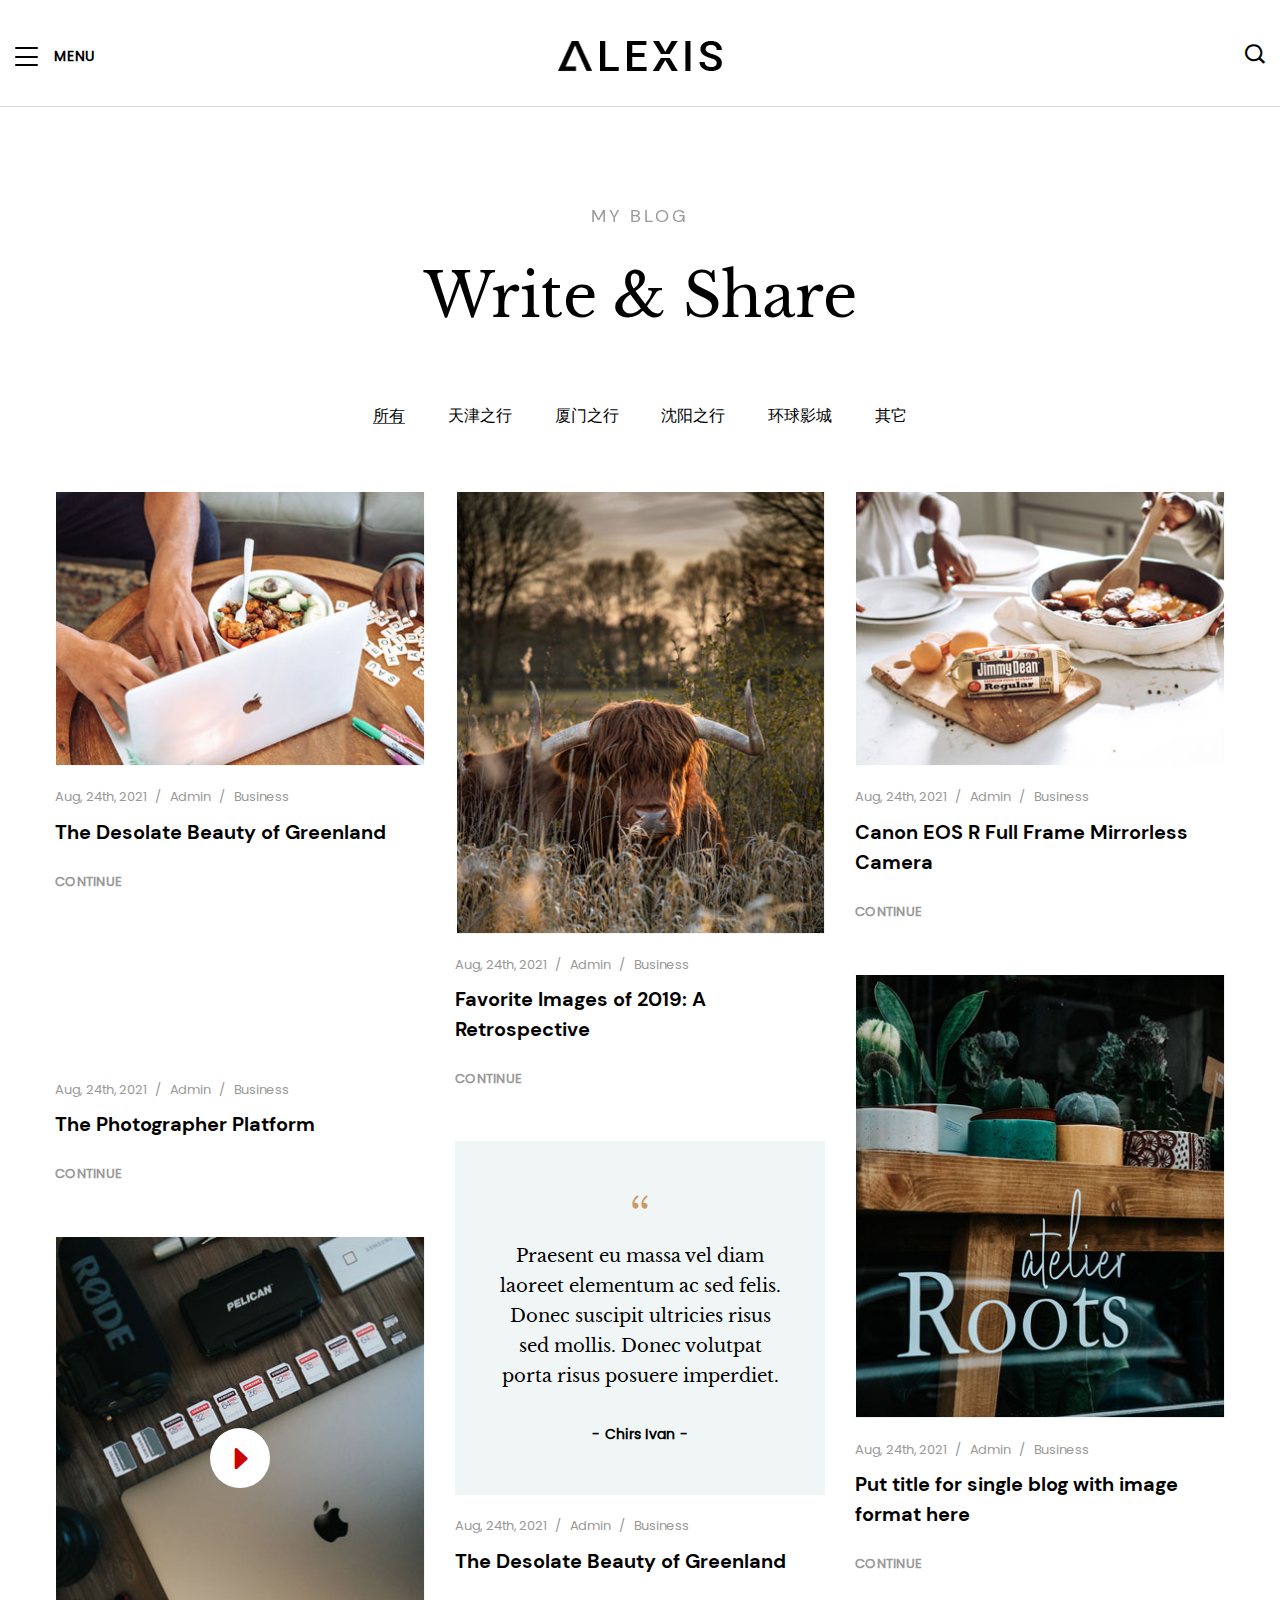
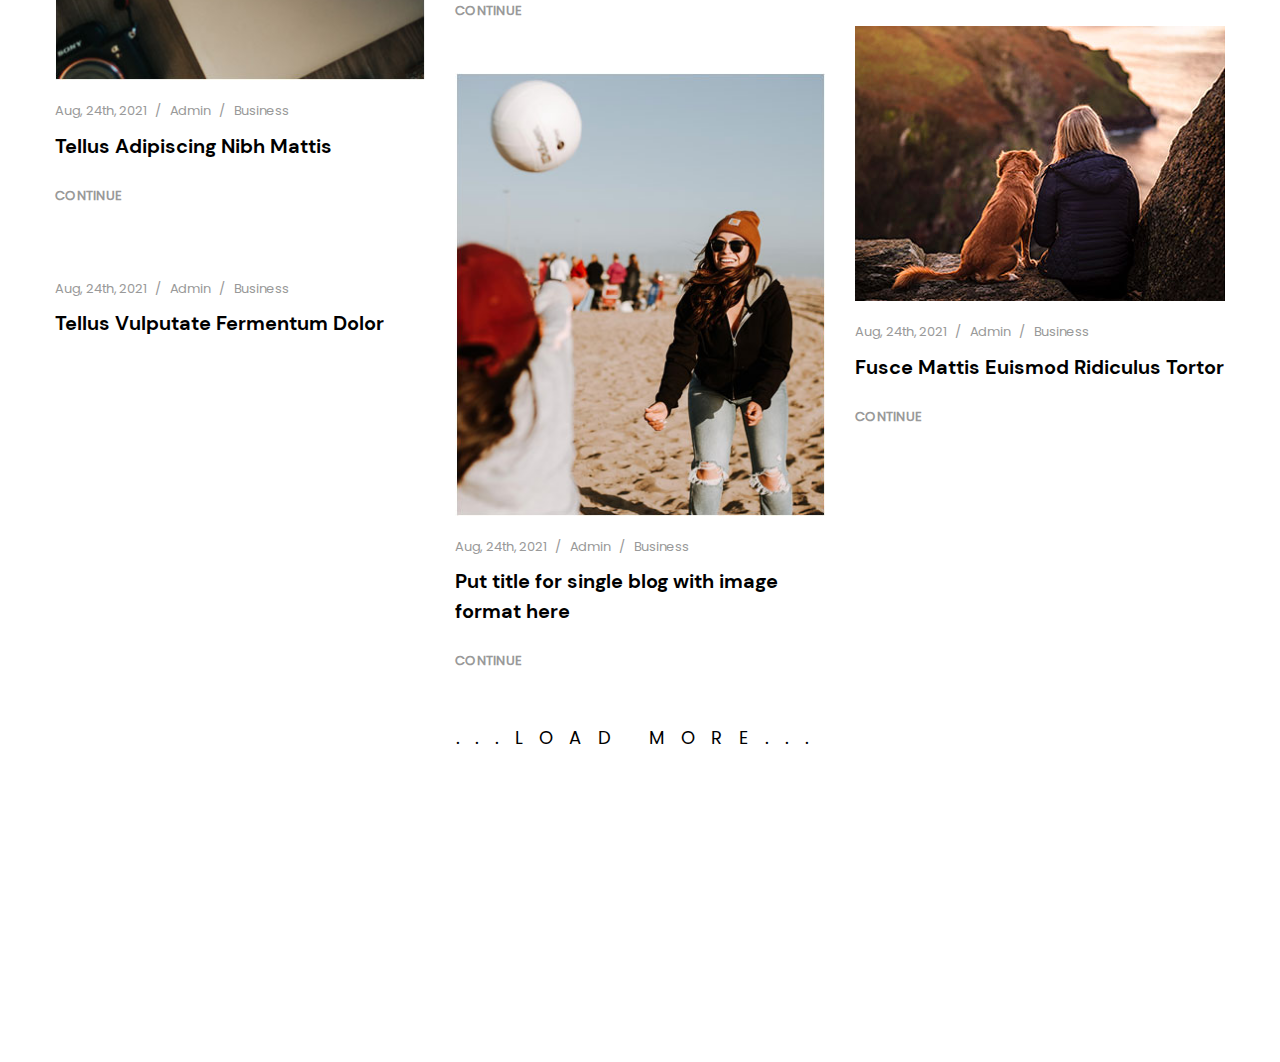
<file: blog.html>
<!DOCTYPE html>
<html lang="en">

<head>
    <meta charset="utf-8">
    <meta http-equiv="X-UA-Compatible" content="IE=edge">
    <meta name="viewport" content="width=device-width, initial-scale=1.0">

    <title>Alexis – Photography Responsive Bootstrap 5 Template</title>

    <!--== Favicon ==-->
    

    <!--== Main Style CSS ==-->
    <link href="static/css/style.css" rel="stylesheet">

</head>

<body>

<!--wrapper start-->
<div class="wrapper">

  <!--== Start Preloader Content ==-->
  <div class="preloader-wrap">
  	<div class="preloader">
	    <span class="dot"></span>
	    <div class="dots">
        <span></span>
        <span></span>
        <span></span>
	    </div>
  	</div>
  </div>
  <!--== End Preloader Content ==-->

  <!--== Start Header Wrapper ==-->
  <header class="header-area header-default sticky-header hb-border">
    <div class="container-fluid">
      <div class="row align-items-center justify-content-between">
        <!-- Hamburger Menu Start -->
        <div class="col-auto">
          <div class="header-navigation-area d-none">
            <ul class="main-menu nav justify-content-center">
              <li><a href="index.html">主页</a></li>
              <li class="has-submenu"><a href="portfolio.html">Portfolio</a>
                <ul class="submenu-nav">
                  <li><a href="portfolio.html">Portfolio</a></li>
                  <li><a href="portfolio-details.html">Portfolio Details</a></li>
                </ul>
              </li>
              <!-- <li class="has-submenu"><a href="">Blog</a>
                <ul class="submenu-nav">
                  <li><a href="">Blog Grid</a></li>
                  <li><a href="blog-details.html">Blog Single</a></li>
                </ul>
              </li> -->
              <li><a href="about.html">生活日志</a></li>
              <li><a href="about.html">我是谁</a></li>
              <li><a href="contact.html">如何联系</a></li>
            </ul>
          </div>
          <div class="header-action-area">
            <button class="btn-menu">
              <span></span>
              <span></span>
              <span></span>
            </button>
            <span class="menu-text">Menu</span>
          </div>
        </div>
        <!-- Hamburger Menu Start -->

        <!-- Header Logo Start -->
        <div class="col-auto">
          <div class="header-logo-area">
            <a href="index.html">
              <img class="logo-main" src="static/picture/logo.png" alt="Logo">
              <img class="logo-light" src="static/picture/logo.png" alt="Logo">
            </a>
          </div>
        </div>
        <!-- Header Logo End -->

        <!-- Header Search Start -->
        <div class="col-auto">
            <div class="header-search">
              <a href="javascript:void(0)" class="header-search-toggle"><i class="icofont-search-1"></i></a>
            </div>
        </div>
        <!-- Header Search Start -->
      </div>
    </div>
  </header>
  <!--== End Header Wrapper ==-->

  <!-- Main Search Start -->
  <div class="main-search-active">
      <div class="sidebar-search-icon">
          <button class="search-close"><i class="icofont-close-line"></i></button>
      </div>
      <div class="sidebar-search-input">
          <form action="#">
              <div class="form-search">
                  <input id="search" class="input-text" value="" placeholder="" type="search">
                  <button>
                      <i class="fa fa-search"></i>
                  </button>
              </div>
          </form>
          <p class="form-description">Hit enter to search</p>
      </div>
  </div>
  <!-- Main Search End -->

  <main class="main-content site-wrapper-reveal">
    <!--== Start Page Title Area ==-->
    <div class="page-title-area">
      <div class="container">
        <div class="row">
          <div class="col-lg-12 text-center" data-aos="fade-up">
            <div class="page-title-content">
              <h4 class="page-title">My Blog</h4>
              <h2 class="title">Write & Share</h2>
            </div>
          </div>
        </div>
      </div>
    </div>
    <!--== End Page Title Area ==-->

    <!--== Start Blog Area Wrapper ==-->
    <div class="blog-area blog-masonry-area">
      <div class="container">
        <div class="row">
          <div class="col-lg-12 text-center">
            <div class="blog-filter-menu">
              <button class="active" data-filter="*">所有</button>
              <button data-filter=".filterBusiness">天津之行</button>
              <button data-filter=".filterLifeStyle">厦门之行</button>
              <button data-filter=".filterEntertaimment">沈阳之行</button>
              <button data-filter=".filterTechnology">环球影城</button>
              <button data-filter=".filterOther">其它</button>
            </div>
          </div>
        </div>
        <div class="row masonryGrid post-items-style1">
          <div class="col-sm-6 col-md-6 col-lg-4 resizer"></div>
          <div class="col-sm-6 col-md-6 col-lg-4 masonry-item filterOther">
            <!--== Start Blog Post Item ==-->
            <div class="post-item">
              <div class="thumb">
                <a href="blog-details.html"><img src="static/picture/01.jpg" alt="Alexis-Blog"></a>
              </div>
              <div class="content">
                <div class="meta"><a class="post-date" href="">Aug, 24th, 2021</a> <span>/</span> <a class="author" href="">Admin</a> <span>/</span> <a class="category" href="">Business</a></div>
                <h4 class="title">
                  <a href="blog-details.html">The Desolate Beauty  of Greenland</a>
                </h4>
                <a class="btn-link" href="blog-details.html">Continue</a>
              </div>
            </div>
            <!--== End Blog Post Item ==-->
          </div>
          <div class="col-sm-6 col-md-6 col-lg-4 masonry-item filterTechnology">
            <!--== Start Blog Post Item ==-->
            <div class="post-item">
              <div class="thumb">
                <a href="blog-details.html"><img src="static/picture/v01.jpg" alt="Alexis-Blog"></a>
              </div>
              <div class="content">
                <div class="meta"><a class="post-date" href="">Aug, 24th, 2021</a> <span>/</span> <a class="author" href="">Admin</a> <span>/</span> <a class="category" href="">Business</a></div>
                <h4 class="title">
                  <a href="blog-details.html">Favorite Images of 2019:  A Retrospective</a>
                </h4>
                <a class="btn-link" href="blog-details.html">Continue</a>
              </div>
            </div>
            <!--== End Blog Post Item ==-->
          </div>
          <div class="col-sm-6 col-md-6 col-lg-4 masonry-item filterEntertaimment">
            <!--== Start Blog Post Item ==-->
            <div class="post-item">
              <div class="thumb">
                <a href="blog-details.html"><img src="static/picture/02.jpg" alt="Alexis-Blog"></a>
              </div>
              <div class="content">
                <div class="meta"><a class="post-date" href="">Aug, 24th, 2021</a> <span>/</span> <a class="author" href="">Admin</a> <span>/</span> <a class="category" href="">Business</a></div>
                <h4 class="title">
                  <a href="blog-details.html">Canon EOS R Full Frame Mirrorless Camera</a>
                </h4>
                <a class="btn-link" href="blog-details.html">Continue</a>
              </div>
            </div>
            <!--== End Blog Post Item ==-->
          </div>
          <div class="col-sm-6 col-md-6 col-lg-4 masonry-item filterEntertaimment">
            <!--== Start Blog Post Item ==-->
            <div class="post-item">
              <div class="post-audio">
                <div class="embed-responsive">
                  <iframe src="javascript:;"></iframe>
                </div>
              </div>
              <div class="content">
                <div class="meta"><a class="post-date" href="">Aug, 24th, 2021</a> <span>/</span> <a class="author" href="">Admin</a> <span>/</span> <a class="category" href="">Business</a></div>
                <h4 class="title">
                  <a href="blog-details.html">The Photographer Platform</a>
                </h4>
                <a class="btn-link" href="blog-details.html">Continue</a>
              </div>
            </div>
            <!--== End Blog Post Item ==-->
          </div>
          <div class="col-sm-6 col-md-6 col-lg-4 masonry-item filterEntertaimment filterBusiness">
            <!--== Start Blog Post Item ==-->
            <div class="post-item">
              <div class="thumb">
                <a href="blog-details.html"><img src="static/picture/v02.jpg" alt="Alexis-Blog"></a>
              </div>
              <div class="content">
                <div class="meta"><a class="post-date" href="">Aug, 24th, 2021</a> <span>/</span> <a class="author" href="">Admin</a> <span>/</span> <a class="category" href="">Business</a></div>
                <h4 class="title">
                  <a href="blog-details.html">Put title for single blog with image format here</a>
                </h4>
                <a class="btn-link" href="blog-details.html">Continue</a>
              </div>
            </div>
            <!--== End Blog Post Item ==-->
          </div>
          <div class="col-sm-6 col-md-6 col-lg-4 masonry-item filterEntertaimment">
            <!--== Start Blog Post Item ==-->
            <div class="post-item">
              <div class="thumb">
                <img src="static/picture/bg01.jpg" alt="Alexis-Blog">
                <div class="overlay-content">
                  <div class="quotes">
                    <div class="icon"><i class="icon_quotations"></i></div>
                    <p>Praesent eu massa vel diam laoreet elementum ac sed felis. Donec suscipit ultricies risus sed mollis. Donec volutpat porta risus posuere imperdiet.</p>
                    <div class="name">- Chirs Ivan -</div>
                  </div>
                </div>
              </div>
              <div class="content">
                <div class="meta"><a class="post-date" href="">Aug, 24th, 2021</a> <span>/</span> <a class="author" href="">Admin</a> <span>/</span> <a class="category" href="">Business</a></div>
                <h4 class="title">
                  <a href="blog-details.html">The Desolate Beauty of  Greenland</a>
                </h4>
                <a class="btn-link" href="blog-details.html">Continue</a>
              </div>
            </div>
            <!--== End Blog Post Item ==-->
          </div>
          <div class="col-sm-6 col-md-6 col-lg-4 masonry-item filterEntertaimment filterBusiness">
            <!--== Start Blog Post Item ==-->
            <div class="post-item">
              <div class="post-video thumb">
                <img src="static/picture/v03.jpg" alt="Alexis-Blog">
                <div class="overlay-content">
                  <a class="play-btn play-video-popup" href="javascript:;"><i class="arrow_triangle-right"></i></a>
                </div>
              </div>
              <div class="content">
                <div class="meta"><a class="post-date" href="">Aug, 24th, 2021</a> <span>/</span> <a class="author" href="">Admin</a> <span>/</span> <a class="category" href="">Business</a></div>
                <h4 class="title">
                  <a href="blog-details.html">Tellus Adipiscing Nibh Mattis</a>
                </h4>
                <a class="btn-link" href="blog-details.html">Continue</a>
              </div>
            </div>
            <!--== End Blog Post Item ==-->
          </div>
          <div class="col-sm-6 col-md-6 col-lg-4 masonry-item filterLifeStyle">
            <!--== Start Blog Post Item ==-->
            <div class="post-item">
              <div class="thumb">
                <a href="blog-details.html"><img src="static/picture/03.jpg" alt="Alexis-Blog"></a>
              </div>
              <div class="content">
                <div class="meta"><a class="post-date" href="">Aug, 24th, 2021</a> <span>/</span> <a class="author" href="">Admin</a> <span>/</span> <a class="category" href="">Business</a></div>
                <h4 class="title">
                  <a href="blog-details.html">Fusce Mattis Euismod Ridiculus Tortor</a>
                </h4>
                <a class="btn-link" href="blog-details.html">Continue</a>
              </div>
            </div>
            <!--== End Blog Post Item ==-->
          </div>
          <div class="col-sm-6 col-md-6 col-lg-4 masonry-item filterEntertaimment filterBusiness">
            <!--== Start Blog Post Item ==-->
            <div class="post-item">
              <div class="thumb">
                <a href="blog-details.html"><img src="static/picture/v04.jpg" alt="Alexis-Blog"></a>
              </div>
              <div class="content">
                <div class="meta"><a class="post-date" href="">Aug, 24th, 2021</a> <span>/</span> <a class="author" href="">Admin</a> <span>/</span> <a class="category" href="">Business</a></div>
                <h4 class="title">
                  <a href="blog-details.html">Put title for single blog with image format here</a>
                </h4>
                <a class="btn-link" href="blog-details.html">Continue</a>
              </div>
            </div>
            <!--== End Blog Post Item ==-->
          </div>
          <div class="col-sm-6 col-md-6 col-lg-4 masonry-item filterEntertaimment">
            <!--== Start Blog Post Item ==-->
            <div class="post-item">
              <div class="content post-text">
                <div class="meta"><a class="post-date" href="">Aug, 24th, 2021</a> <span>/</span> <a class="author" href="">Admin</a> <span>/</span> <a class="category" href="">Business</a></div>
                <h4 class="title">
                  <a href="blog-details.html">Tellus Vulputate Fermentum Dolor</a>
                </h4>
              </div>
            </div>
            <!--== End Blog Post Item ==-->
          </div>
        </div>
        <div class="row">
          <div class="col-lg-12 text-center">
            <a href="" class="btn-more">...Load More...</a>
          </div>
        </div>
      </div>
    </div>
    <!--== End Blog Area Wrapper ==-->
  </main>

  <!--== Start Footer Area Wrapper ==-->
  <footer class="footer-area reveal-footer border-top-style">
    <div class="container-fluid">
      <div class="row">
        <div class="col-sm-12">
          <div class="footer-content">
            <div class="widget-item">
              <div class="widget-footer-nav">
                <nav>
                  <ul>
                    <li><a href="#">term & condition</a></li>
                    <li><a href="#">policy</a></li>
                    <li><a href="#">map</a></li>
                  </ul>
                </nav>
              </div>
            </div>
            <div class="widget-item text-center">
              <div class="about-widget">
                <a class="footer-logo" href="index.html">
                  <img src="static/picture/logo.png" alt="Logo">
                </a>
              </div>
              <div class="widget-copyright">
                <p>Copyright &copy; 2023.Company name All rights reserved.</p>
              </div>
            </div>
            <div class="widget-item">
              <ul class="widget-social">
                <li class="social-text"><span>follow us on social</span></li>
                <li><a href="#"><i class="social_twitter"></i></a></li>
                <li><a href="#"><i class="social_facebook"></i></a></li>
                <li><a href="#"><i class="social_instagram"></i></a></li>
              </ul>
            </div>
          </div>
        </div>
      </div>
    </div>
  </footer>
  <!--== End Footer Area Wrapper ==-->
  
  <!--== Scroll Top Button ==-->
  <div class="scroll-to-top"><span class="icofont-rounded-up"></span></div>

  <!--== Start Side Menu ==-->
  <aside class="off-canvas-wrapper">
    <div class="off-canvas-inner">
      <div class="off-canvas-overlay"></div>
      <!-- Start Off Canvas Content Wrapper -->
      <div class="off-canvas-content">
        <!-- Off Canvas Header -->
        <div class="off-canvas-header">
          <div class="close-action">
            <button class="btn-close"><i class="icon_close"></i></button>
          </div>
        </div>

        <div class="off-canvas-item">
          <!-- Start Asside Menu Wrapper -->
          <div class="asside-navigation-area">
            <ul class="asside-menu nav" id="assideMenuNav">
              <li><a href="index.html">主页</a></li>
              <li class="dropdown-submenu" id="submenuOne">
                <a class="collapsed" href="portfolio.html" data-bs-toggle="collapse" data-bs-target="#collapseOne" aria-controls="collapseOne"><span>Portfolio</span></a>
                <ul class="dropdown-nav collapse" id="collapseOne" aria-labelledby="submenuOne" data-bs-parent="#assideMenuNav">
                  <li><a href="portfolio.html">Portfolio</a></li>
                  <li><a href="portfolio-details.html">Portfolio Details</a></li>
                </ul>
              </li>
              <!-- <li class="dropdown-submenu" id="submenuTwo">
                <a class="collapsed" href="" data-bs-toggle="collapse" data-bs-target="#collapseTwo" aria-controls="collapseTwo"><span>Blog</span></a>
                <ul class="dropdown-nav collapse" id="collapseTwo" aria-labelledby="submenuTwo" data-bs-parent="#assideMenuNav">
                  <li><a class="active" href="">Blog Grid</a></li>
                  <li><a href="blog-details.html">Blog Single</a></li>
                </ul>
              </li> -->
              <li><a href="blog.html">生活日志</a></li>
              <li><a href="about.html">我是谁</a></li>
              <li><a href="contact.html">如何联系</a></li>

            </ul>
          </div>
          <!-- End Asside Menu Wrapper -->
        </div>
        <!-- Off Canvas Footer -->
        <div class="off-canvas-footer"></div>
      </div>
      <!-- End Off Canvas Content Wrapper -->
    </div>
  </aside>
  <!--== End Side Menu ==--> 
</div>

<!--=======================Javascript============================-->

<!--=== Modernizr Min Js ===-->
<script src="static/js/modernizr.js"></script>
<!--=== jQuery Min Js ===-->
<script src="static/js/jquery-main.js"></script>
<!--=== jQuery Migration Min Js ===-->
<script src="static/js/jquery-migrate.js"></script>
<!--=== Popper Min Js ===-->
<script src="static/js/popper.min.js"></script>
<!--=== Bootstrap Min Js ===-->
<script src="static/js/bootstrap.min.js"></script>
<!--=== Jquery UI Min Js ===-->
<script src="static/js/jquery-ui.min.js"></script>
<!--=== Plugin Collection Js ===-->
<script src="static/js/plugincollection.js"></script>

<!--=== Custom Js ===-->
<script src="static/js/custom.js"></script>

</body>

</html>
</file>
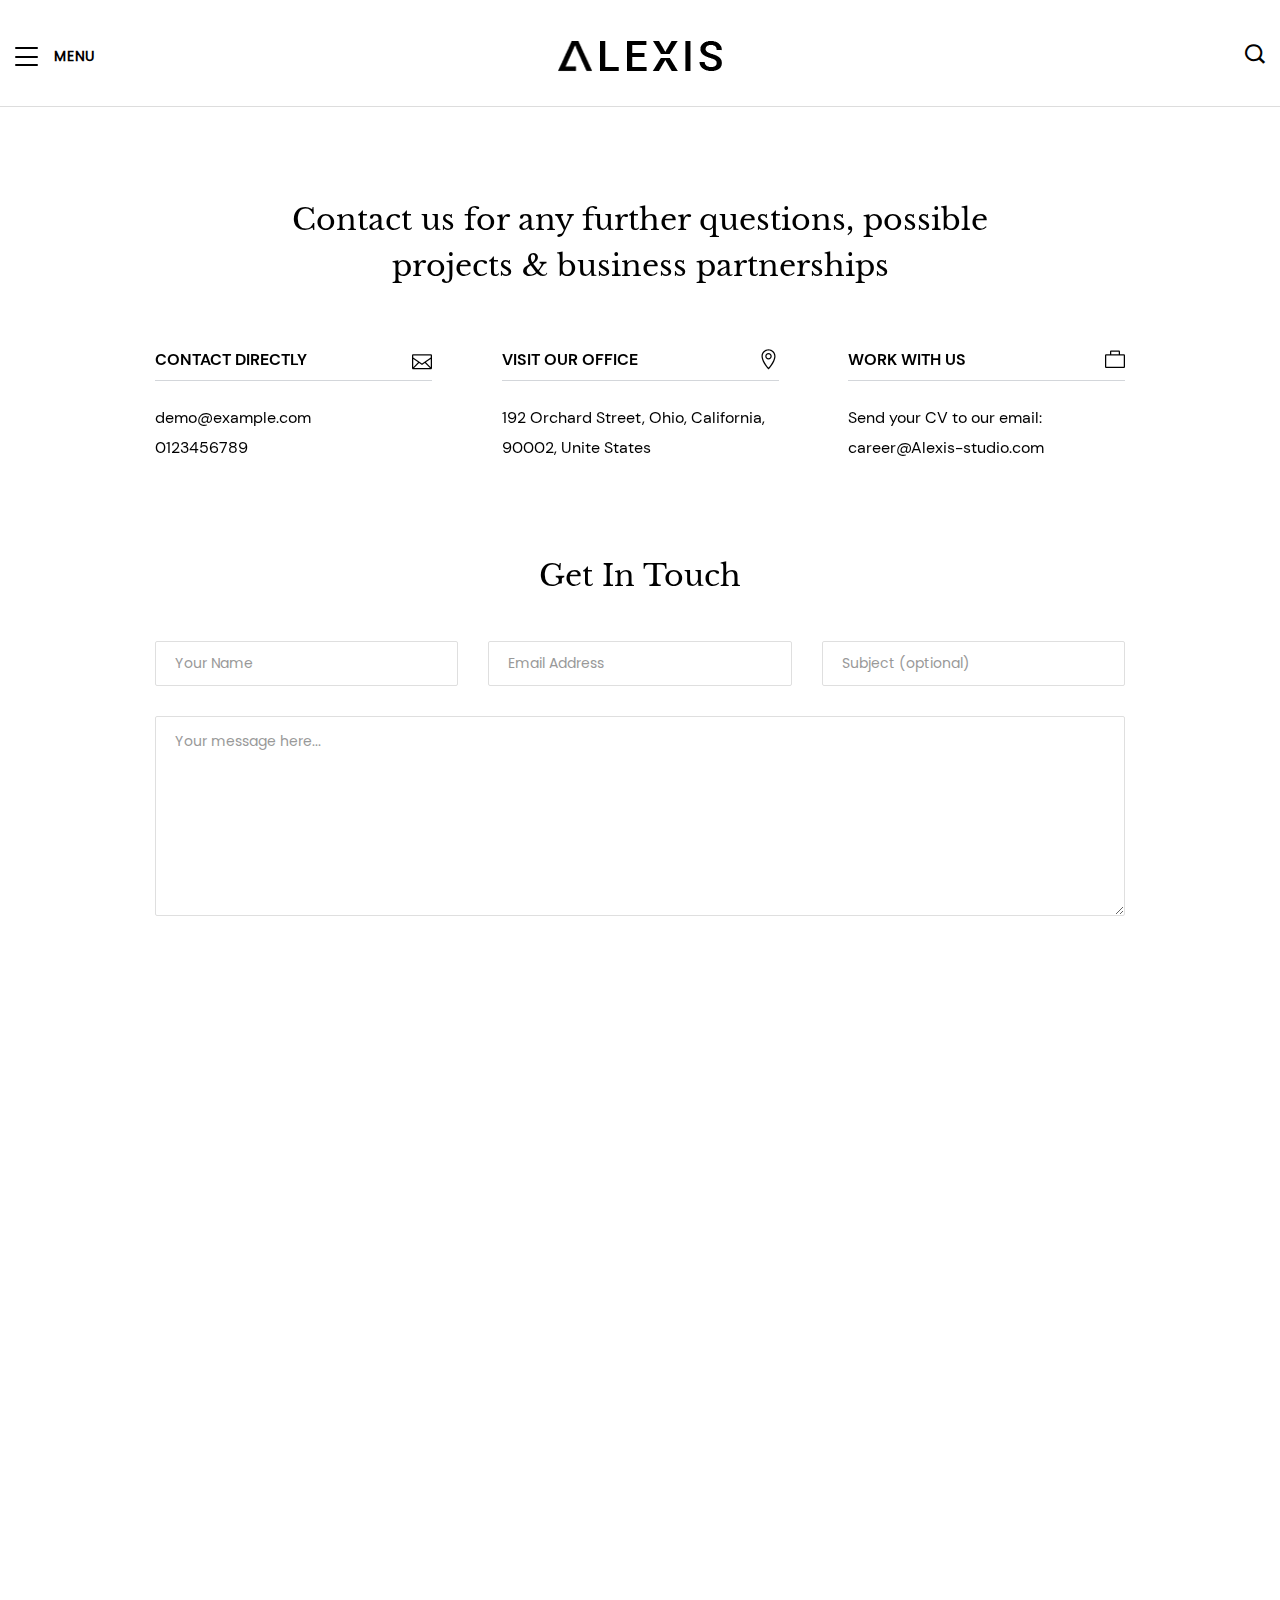
<file: contact.html>
<!DOCTYPE html>
<html lang="en">

<head>
    <meta charset="utf-8">
    <meta http-equiv="X-UA-Compatible" content="IE=edge">
    <meta name="viewport" content="width=device-width, initial-scale=1.0">

    <title>Alexis – Photography Responsive Bootstrap 5 Template</title>

    <!--== Favicon ==-->
    

    <!--== Main Style CSS ==-->
    <link href="static/css/style.css" rel="stylesheet">

</head>

<body>

<!--wrapper start-->
<div class="wrapper">

  <!--== Start Preloader Content ==-->
  <div class="preloader-wrap">
  	<div class="preloader">
	    <span class="dot"></span>
	    <div class="dots">
        <span></span>
        <span></span>
        <span></span>
	    </div>
  	</div>
  </div>
  <!--== End Preloader Content ==-->

  <!--== Start Header Wrapper ==-->
  <header class="header-area header-default sticky-header hb-border">
    <div class="container-fluid">
      <div class="row align-items-center justify-content-between">
        <!-- Hamburger Menu Start -->
        <div class="col-auto">
          <div class="header-navigation-area d-none">
            <ul class="main-menu nav justify-content-center">
              <li><a href="index.html">Home</a></li>
              <li class="has-submenu"><a href="portfolio.html">Portfolio</a>
                <ul class="submenu-nav">
                  <li><a href="portfolio.html">Portfolio</a></li>
                  <li><a href="portfolio-details.html">Portfolio Details</a></li>
                </ul>
              </li>
              <li><a href="about.html">About</a></li>
              <li><a href="">Contact</a></li>
              <li class="has-submenu"><a href="blog.html">Blog</a>
                <ul class="submenu-nav">
                  <li><a href="blog.html">Blog Grid</a></li>
                  <li><a href="blog-details.html">Blog Single</a></li>
                </ul>
              </li>
            </ul>
          </div>
          <div class="header-action-area">
            <button class="btn-menu">
              <span></span>
              <span></span>
              <span></span>
            </button>
            <span class="menu-text">Menu</span>
          </div>
        </div>
        <!-- Hamburger Menu Start -->

        <!-- Header Logo Start -->
        <div class="col-auto">
          <div class="header-logo-area">
            <a href="index.html">
              <img class="logo-main" src="static/picture/logo.png" alt="Logo">
              <img class="logo-light" src="static/picture/logo.png" alt="Logo">
            </a>
          </div>
        </div>
        <!-- Header Logo End -->

        <!-- Header Search Start -->
        <div class="col-auto">
            <div class="header-search">
              <a href="javascript:void(0)" class="header-search-toggle"><i class="icofont-search-1"></i></a>
            </div>
        </div>
        <!-- Header Search Start -->
      </div>
    </div>
  </header>
  <!--== End Header Wrapper ==-->

  <!-- Main Search Start -->
  <div class="main-search-active">
      <div class="sidebar-search-icon">
          <button class="search-close"><i class="icofont-close-line"></i></button>
      </div>
      <div class="sidebar-search-input">
          <form action="#">
              <div class="form-search">
                  <input id="search" class="input-text" value="" placeholder="" type="search">
                  <button>
                      <i class="fa fa-search"></i>
                  </button>
              </div>
          </form>
          <p class="form-description">Hit enter to search</p>
      </div>
  </div>
  <!-- Main Search End -->

  <main class="main-content site-wrapper-reveal">

    <!--== Start Contact Area ==-->
    <div class="contact-area">
      <div class="container">
        <div class="row">
          <div class="col-md-10 col-lg-8 m-auto text-center" data-aos="fade-up">
            <h2 class="title">Contact us for any further questions, possible projects & business partnerships</h2>
          </div>
        </div>
        <div class="row">
          <div class="col-lg-12 col-xl-10 m-auto">
            <div class="contact-info-content">
              <div class="info-item info-item2" data-aos="fade-up" data-aos-delay="300">
                <div class="info-title">
                  <h4>Contact Directly</h4>
                  <div class="icon">
                    <i class="icon_mail_alt"></i>
                  </div>
                </div>
                <div class="info-content">
                  <a href="mailto://demo@example.com">demo@example.com</a>
                  <br>
                  <a href="tel:0123456789">0123456789</a>
                </div>
              </div>
              <div class="info-item" data-aos="fade-up" data-aos-delay="600">
                <div class="info-title">
                  <h4>Visit our office</h4>
                  <div class="icon">
                    <i class="icon_pin_alt"></i>
                  </div>
                </div>
                <div class="info-content">
                  <p>192 Orchard Street, Ohio, California, 90002, Unite States</p>
                </div>
              </div>
              <div class="info-item" data-aos="fade-up" data-aos-delay="900">
                <div class="info-title">
                  <h4>Work with us</h4>
                  <div class="icon">
                    <i class="icon_briefcase"></i>
                  </div>
                </div>
                <div class="info-content">
                  <p>Send your CV to our email: <a href="mailto://career@Alexis-studio.com">career@Alexis-studio.com</a></p>
                </div>
              </div>
            </div>
          </div>
        </div>
        <div class="row">
          <div class="col-lg-12 col-xl-10 m-auto">            
            <div class="contact-form">
              <div class="text-center" data-aos="fade-up">
                <h2 class="title">Get In Touch</h2>
              </div>
              <form class="contact-form-wrapper" id="contact-form" action="#" method="post">
                <div class="row">
                  <div class="col-md-4" data-aos="fade-up" data-aos-delay="300">
                    <div class="form-group">
                      <input class="form-control" type="text" name="con_name" placeholder="Your Name">
                    </div>
                  </div>
                  <div class="col-md-4" data-aos="fade-up" data-aos-delay="600">
                    <div class="form-group">
                      <input class="form-control" type="email" name="con_email" placeholder="Email Address">
                    </div>
                  </div>
                  <div class="col-md-4" data-aos="fade-up" data-aos-delay="900">
                    <div class="form-group">
                      <input class="form-control" type="text" name="con_subject" placeholder="Subject (optional)">
                    </div>
                  </div>
                  <div class="col-md-12" data-aos="fade-up">
                    <div class="form-group mb-0">
                      <textarea name="con_message" rows="5" placeholder="Your message here..."></textarea>
                    </div>
                  </div>
                  <div class="col-md-12 text-center" data-aos="fade-up" data-aos-delay="300">
                    <div class="form-group mb-0">
                      <button class="btn-submit" type="submit">Submit Message</button>
                    </div>
                  </div>
                </div>
              </form>
            </div>
            <!-- Message Notification -->
            <div class="form-message"></div>
          </div>
        </div>
      </div>
    </div>
    <!--== End Contact Area ==-->

    <!--== Start Map Area Wrapper ==-->
    <div class="contact-map-area" data-aos="fade-up">
      <iframe src="javascript:;"></iframe>
    </div>
    <!--== End Map Area Wrapper ==-->
  </main>

  <!--== Start Footer Area Wrapper ==-->
  <footer class="footer-area reveal-footer border-top-style">
    <div class="container-fluid">
      <div class="row">
        <div class="col-sm-12">
          <div class="footer-content">
            <div class="widget-item">
              <div class="widget-footer-nav">
                <nav>
                  <ul>
                    <li><a href="#">term & condition</a></li>
                    <li><a href="#">policy</a></li>
                    <li><a href="#">map</a></li>
                  </ul>
                </nav>
              </div>
            </div>
            <div class="widget-item text-center">
              <div class="about-widget">
                <a class="footer-logo" href="index.html">
                  <img src="static/picture/logo.png" alt="Logo">
                </a>
              </div>
              <div class="widget-copyright">
                <p>Copyright &copy; 2023.Company name All rights reserved.<a target="_blank" href="https://sc.chinaz.com/moban/">&#x7F51;&#x9875;&#x6A21;&#x677F;</a></p>
              </div>
            </div>
            <div class="widget-item">
              <ul class="widget-social">
                <li class="social-text"><span>follow us on social</span></li>
                <li><a href="#"><i class="social_twitter"></i></a></li>
                <li><a href="#"><i class="social_facebook"></i></a></li>
                <li><a href="#"><i class="social_instagram"></i></a></li>
              </ul>
            </div>
          </div>
        </div>
      </div>
    </div>
  </footer>
  <!--== End Footer Area Wrapper ==-->
  
  <!--== Scroll Top Button ==-->
  <div class="scroll-to-top"><span class="icofont-rounded-up"></span></div>

  <!--== Start Side Menu ==-->
  <aside class="off-canvas-wrapper">
    <div class="off-canvas-inner">
      <div class="off-canvas-overlay"></div>
      <!-- Start Off Canvas Content Wrapper -->
      <div class="off-canvas-content">
        <!-- Off Canvas Header -->
        <div class="off-canvas-header">
          <div class="close-action">
            <button class="btn-close"><i class="icon_close"></i></button>
          </div>
        </div>

        <div class="off-canvas-item">
          <!-- Start Asside Menu Wrapper -->
          <div class="asside-navigation-area">
            <ul class="asside-menu nav" id="assideMenuNav">
              <li><a href="index.html">Home</a></li>
              <li class="dropdown-submenu" id="submenuOne">
                <a class="collapsed" href="portfolio.html" data-bs-toggle="collapse" data-bs-target="#collapseOne" aria-controls="collapseOne"><span>Portfolio</span></a>
                <ul class="dropdown-nav collapse" id="collapseOne" aria-labelledby="submenuOne" data-bs-parent="#assideMenuNav">
                  <li><a href="portfolio.html">Portfolio</a></li>
                  <li><a href="portfolio-details.html">Portfolio Details</a></li>
                </ul>
              </li>
              <li><a href="about.html">About</a></li>
              <li><a class="active" href="">Contact</a></li>
              <li class="dropdown-submenu" id="submenuTwo">
                <a class="collapsed" href="blog.html" data-bs-toggle="collapse" data-bs-target="#collapseTwo" aria-controls="collapseTwo"><span>Blog</span></a>
                <ul class="dropdown-nav collapse" id="collapseTwo" aria-labelledby="submenuTwo" data-bs-parent="#assideMenuNav">
                  <li><a href="blog.html">Blog Grid</a></li>
                  <li><a href="blog-details.html">Blog Single</a></li>
                </ul>
              </li>
            </ul>
          </div>
          <!-- End Asside Menu Wrapper -->
        </div>
        <!-- Off Canvas Footer -->
        <div class="off-canvas-footer"></div>
      </div>
      <!-- End Off Canvas Content Wrapper -->
    </div>
  </aside>
  <!--== End Side Menu ==--> 
</div>

<!--=======================Javascript============================-->

<!--=== Modernizr Min Js ===-->
<script src="static/js/modernizr.js"></script>
<!--=== jQuery Min Js ===-->
<script src="static/js/jquery-main.js"></script>
<!--=== jQuery Migration Min Js ===-->
<script src="static/js/jquery-migrate.js"></script>
<!--=== Popper Min Js ===-->
<script src="static/js/popper.min.js"></script>
<!--=== Bootstrap Min Js ===-->
<script src="static/js/bootstrap.min.js"></script>
<!--=== jquery UI Min Js ===-->
<script src="static/js/jquery-ui.min.js"></script>
<!--=== Plugin Collection Js ===-->
<script src="static/js/plugincollection.js"></script>

<!--=== Custom Js ===-->
<script src="static/js/custom.js"></script>

</body>

</html>
</file>
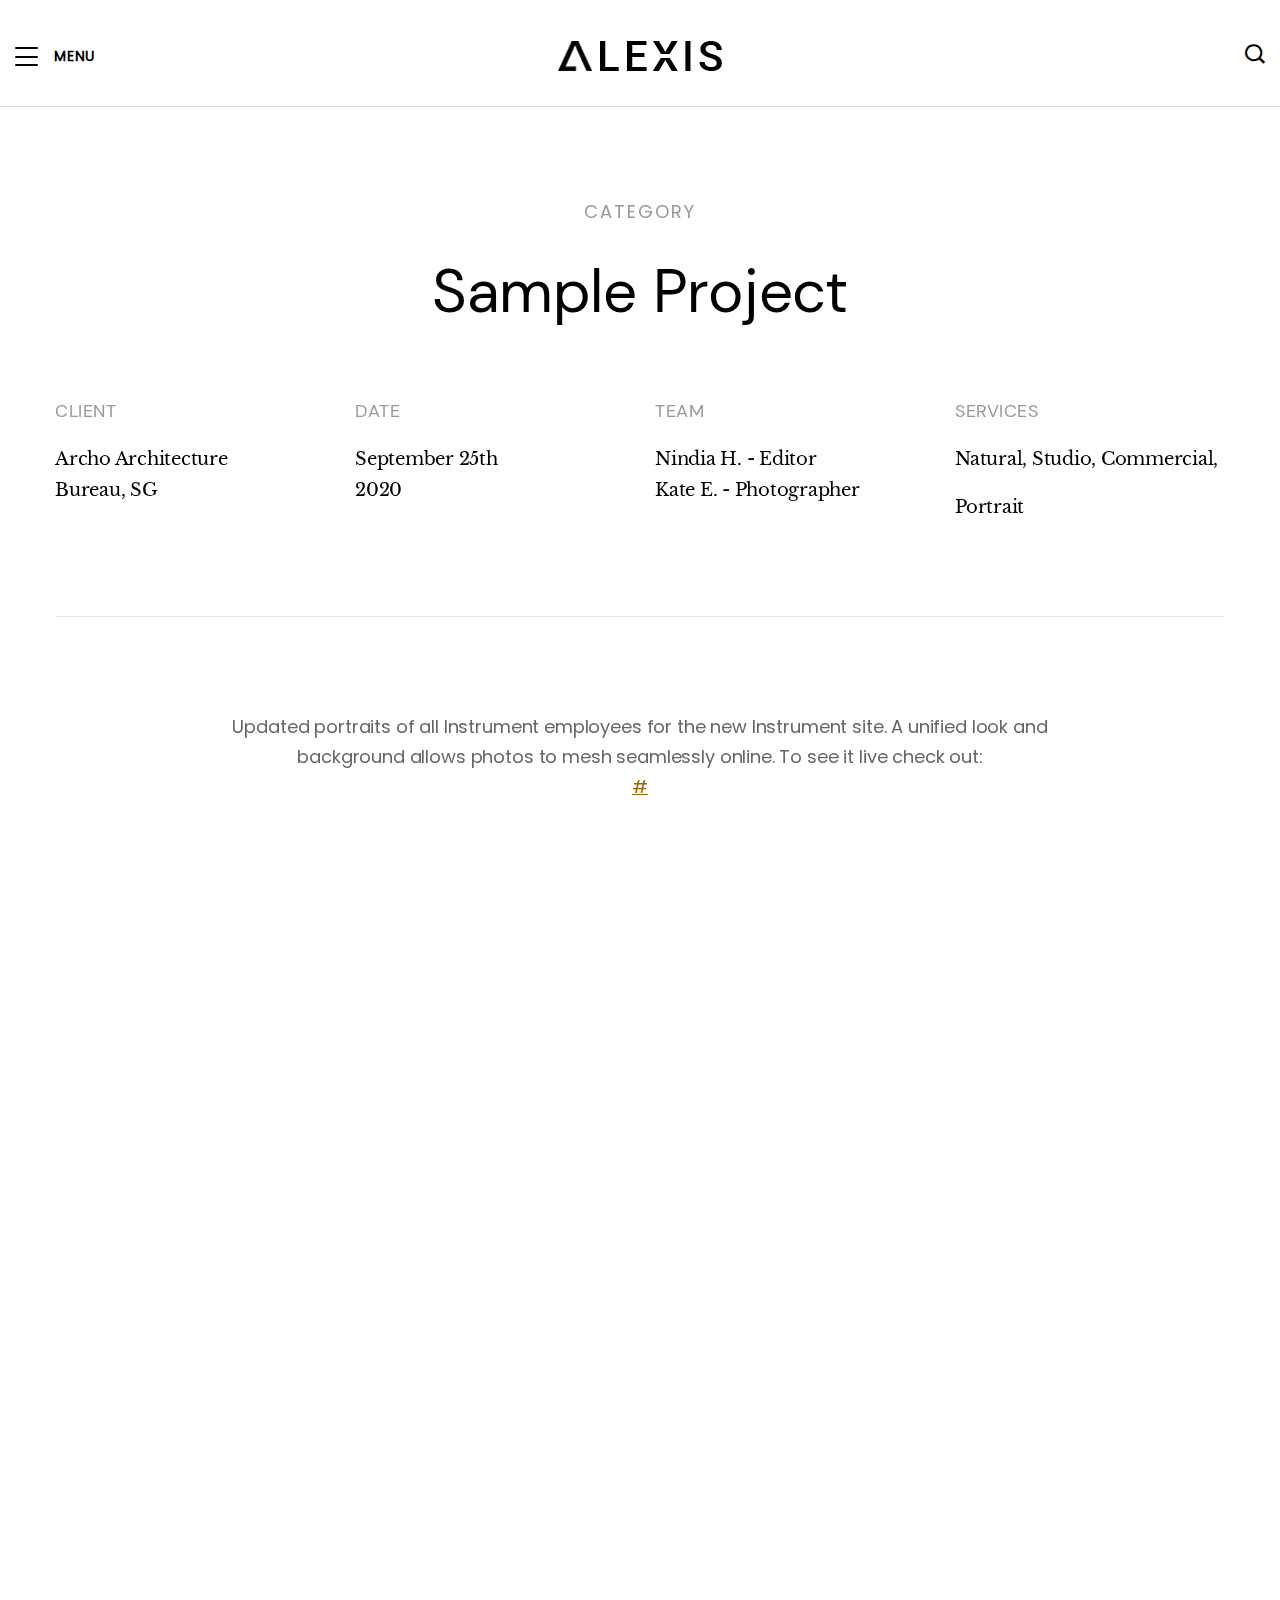
<file: portfolio-details.html>
<!DOCTYPE html>
<html lang="en">

<head>
    <meta charset="utf-8">
    <meta http-equiv="X-UA-Compatible" content="IE=edge">
    <meta name="viewport" content="width=device-width, initial-scale=1.0">

    <title>Alexis – Photography Responsive Bootstrap 5 Template</title>

    <!--== Favicon ==-->
    

    <!--== Main Style CSS ==-->
    <link href="static/css/style.css" rel="stylesheet">

</head>

<body>

<!--wrapper start-->
<div class="wrapper portfolio-single-wrapper">

  <!--== Start Preloader Content ==-->
  <div class="preloader-wrap">
    <div class="preloader">
      <span class="dot"></span>
      <div class="dots">
        <span></span>
        <span></span>
        <span></span>
      </div>
    </div>
  </div>
  <!--== End Preloader Content ==-->

  <!--== Start Header Wrapper ==-->
  <header class="header-area header-default sticky-header hb-border">
    <div class="container-fluid">
      <div class="row align-items-center justify-content-between">
        <!-- Hamburger Menu Start -->
        <div class="col-auto">
          <div class="header-navigation-area d-none">
            <ul class="main-menu nav justify-content-center">
              <li><a href="index.html">Home</a></li>
              <li class="has-submenu"><a href="portfolio.html">Portfolio</a>
                <ul class="submenu-nav">
                  <li><a href="portfolio.html">Portfolio</a></li>
                  <li><a href="">Portfolio Details</a></li>
                </ul>
              </li>
              <li><a href="about.html">About</a></li>
              <li><a href="contact.html">Contact</a></li>
              <li class="has-submenu"><a href="blog.html">Blog</a>
                <ul class="submenu-nav">
                  <li><a href="blog.html">Blog Grid</a></li>
                  <li><a href="blog-details.html">Blog Single</a></li>
                </ul>
              </li>
            </ul>
          </div>
          <div class="header-action-area">
            <button class="btn-menu">
              <span></span>
              <span></span>
              <span></span>
            </button>
            <span class="menu-text">Menu</span>
          </div>
        </div>
        <!-- Hamburger Menu Start -->

        <!-- Header Logo Start -->
        <div class="col-auto">
          <div class="header-logo-area">
            <a href="index.html">
              <img class="logo-main" src="static/picture/logo.png" alt="Logo">
              <img class="logo-light" src="static/picture/logo.png" alt="Logo">
            </a>
          </div>
        </div>
        <!-- Header Logo End -->

        <!-- Header Search Start -->
        <div class="col-auto">
            <div class="header-search">
              <a href="javascript:void(0)" class="header-search-toggle"><i class="icofont-search-1"></i></a>
            </div>
        </div>
        <!-- Header Search Start -->
      </div>
    </div>
  </header>
  <!--== End Header Wrapper ==-->

  <!-- Main Search Start -->
  <div class="main-search-active">
      <div class="sidebar-search-icon">
          <button class="search-close"><i class="icofont-close-line"></i></button>
      </div>
      <div class="sidebar-search-input">
          <form action="#">
              <div class="form-search">
                  <input id="search" class="input-text" value="" placeholder="" type="search">
                  <button>
                      <i class="fa fa-search"></i>
                  </button>
              </div>
          </form>
          <p class="form-description">Hit enter to search</p>
      </div>
  </div>
  <!-- Main Search End -->
  
  <main class="main-content site-wrapper-reveal">
    <!--== Start Portfolio Area Wrapper ==-->
    <div class="portfolio-area portfolio-single">
      <div class="container">
        <div class="row">
          <div class="col-lg-12">
            <div class="inner-content">
              <div class="content" data-aos="fade-up">
                <p class="category">Category</p>
                <h3 class="title">Sample Project</h3>
              </div>
              <div class="portfolio-info">
                <div class="row">
                  <div class="col-sm-6 col-md-3 col-lg-3" data-aos="fade-up">
                    <div class="info-item">
                      <span>Client</span>
                      Archo Architecture <br>Bureau, SG
                    </div>
                  </div>
                  <div class="col-sm-6 col-md-3 col-lg-3" data-aos="fade-up" data-aos-delay="300">
                    <div class="info-item">
                      <span>Date</span>
                      September 25th <br>2020
                    </div>
                  </div>
                  <div class="col-sm-6 col-md-3 col-lg-3" data-aos="fade-up" data-aos-delay="600">
                    <div class="info-item">
                      <span>Team</span>
                      Nindia H. - Editor <br>Kate E. - Photographer
                    </div>
                  </div>
                  <div class="col-sm-6 col-md-3 col-lg-3" data-aos="fade-up" data-aos-delay="900">
                    <div class="info-item style-two">
                      <span>Services</span>
                      Natural, Studio, Commercial, <br>Portrait
                    </div>
                  </div>
                </div>
              </div>
              <div class="portfolio-content" data-aos="fade-up">
                <p>Updated portraits of all Instrument employees for the new Instrument site. A unified look and background allows photos to mesh seamlessly online. To see it live check out:</p>
                <a href="#/">#</a>
              </div>
              <div class="thumb section-padding-bottom" data-aos="fade-up" data-aos-delay="300">
                <img class="w-100" src="static/picture/s1.jpg" alt="Alexis-Image">
              </div>
              <div class="row">
                <div class="col-lg-8 m-auto" data-aos="fade-up" data-aos-delay="300">
                  <div class="thumb section-padding-bottom">
                    <img class="w-100" src="static/picture/s2.jpg" alt="Alexis-Image">
                  </div>
                </div>
              </div>
            </div>
          </div>
        </div>
      </div>
      <div class="container-fluid p-0">
        <div class="row">
          <div class="col-lg-12" data-aos="fade-up">
            <div class="thumb section-padding-bottom">
              <img class="w-100" src="static/picture/s3.jpg" alt="Alexis-Image">
            </div>
          </div>
        </div>
        <div class="row thumb style-two">
          <div class="col-md-6 col-lg-5 pl-sm-15 pl-0" data-aos="fade-up" data-aos-delay="300">
            <img class="mb-xs-30 mb-sm-60" src="static/picture/sv1.jpg" alt="Alexis-Image">
          </div>
          <div class="col-md-6 col-lg-7 text-end pr-sm-15 pr-0" data-aos="fade-up" data-aos-delay="600">
            <img class="sm-pl-0 pl-md-50" src="static/picture/s4.jpg" alt="Alexis-Image">
          </div>
        </div>
      </div>
      <div class="container">
        <div class="row">
          <div class="col-lg-12" data-aos="fade-up">
            <div class="social-icons">
              <span>Share:</span>
              <a href="#/"><i class="icofont-twitter"></i></a>
              <a href="#/"><i class="icofont-facebook"></i></a>
              <a href="#/"><i class="icofont-google-plus"></i></a>
              <a href="#/"><i class="icofont-instagram"></i></a>
            </div>
          </div>
          <div class="col-lg-12 text-center" data-aos="fade-up" data-aos-delay="300">
            <a href="#/" class="btn-started">Start your project with us now <span>Get Started</span> <i class="arrow_carrot-right_alt2"></i></a>
          </div>
        </div>
        <div class="row">
          <div class="col-lg-12" data-aos="fade-up" data-aos-delay="600">
            <div class="portfolio-navigation">
              <div class="prev">
                <a href=""><i class="arrow_carrot-left"></i> Previous</a>
                Sample Project
              </div>
              <div class="next">
                <a href="">Next <i class="arrow_carrot-right"></i></a>
                Sample Project
              </div>
            </div>
          </div>
        </div>
      </div>
    </div>
    <!--== End Portfolio Area Wrapper ==-->
  </main>

  <!--== Start Footer Area Wrapper ==-->
  <footer class="footer-area reveal-footer border-top-style">
    <div class="container-fluid">
      <div class="row">
        <div class="col-sm-12">
          <div class="footer-content">
            <div class="widget-item">
              <div class="widget-footer-nav">
                <nav>
                  <ul>
                    <li><a href="#">term & condition</a></li>
                    <li><a href="#">policy</a></li>
                    <li><a href="#">map</a></li>
                  </ul>
                </nav>
              </div>
            </div>
            <div class="widget-item text-center">
              <div class="about-widget">
                <a class="footer-logo" href="index.html">
                  <img src="static/picture/logo.png" alt="Logo">
                </a>
              </div>
              <div class="widget-copyright">
                <p>Copyright &copy; 2023.Company name All rights reserved.<a target="_blank" href="https://sc.chinaz.com/moban/">&#x7F51;&#x9875;&#x6A21;&#x677F;</a></p>
              </div>
            </div>
            <div class="widget-item">
              <ul class="widget-social">
                <li class="social-text"><span>follow us on social</span></li>
                <li><a href="#"><i class="social_twitter"></i></a></li>
                <li><a href="#"><i class="social_facebook"></i></a></li>
                <li><a href="#"><i class="social_instagram"></i></a></li>
              </ul>
            </div>
          </div>
        </div>
      </div>
    </div>
  </footer>
  <!--== End Footer Area Wrapper ==-->
  
  <!--== Scroll Top Button ==-->
  <div class="scroll-to-top"><span class="icofont-rounded-up"></span></div>

  <!--== Start Side Menu ==-->
  <aside class="off-canvas-wrapper">
    <div class="off-canvas-inner">
      <div class="off-canvas-overlay"></div>
      <!-- Start Off Canvas Content Wrapper -->
      <div class="off-canvas-content">
        <!-- Off Canvas Header -->
        <div class="off-canvas-header">
          <div class="close-action">
            <button class="btn-close"><i class="icon_close"></i></button>
          </div>
        </div>

        <div class="off-canvas-item">
          <!-- Start Asside Menu Wrapper -->
          <div class="asside-navigation-area">
            <ul class="asside-menu nav" id="assideMenuNav">
              <li><a href="index.html">Home</a></li>
              <li class="dropdown-submenu" id="submenuOne">
                <a class="collapsed" href="portfolio.html" data-bs-toggle="collapse" data-bs-target="#collapseOne" aria-controls="collapseOne"><span>Portfolio</span></a>
                <ul class="dropdown-nav collapse" id="collapseOne" aria-labelledby="submenuOne" data-bs-parent="#assideMenuNav">
                  <li><a href="portfolio.html">Portfolio</a></li>
                  <li><a class="active" href="">Portfolio Details</a></li>
                </ul>
              </li>
              <li><a href="about.html">About</a></li>
              <li><a href="contact.html">Contact</a></li>
              <li class="dropdown-submenu" id="submenuTwo">
                <a class="collapsed" href="blog.html" data-bs-toggle="collapse" data-bs-target="#collapseTwo" aria-controls="collapseTwo"><span>Blog</span></a>
                <ul class="dropdown-nav collapse" id="collapseTwo" aria-labelledby="submenuTwo" data-bs-parent="#assideMenuNav">
                  <li><a href="blog.html">Blog Grid</a></li>
                  <li><a href="blog-details.html">Blog Single</a></li>
                </ul>
              </li>
            </ul>
          </div>
          <!-- End Asside Menu Wrapper -->
        </div>
        <!-- Off Canvas Footer -->
        <div class="off-canvas-footer"></div>
      </div>
      <!-- End Off Canvas Content Wrapper -->
    </div>
  </aside>
  <!--== End Side Menu ==-->
</div>

<!--=======================Javascript============================-->

<!--=== Modernizr Min Js ===-->
<script src="static/js/modernizr.js"></script>
<!--=== jQuery Min Js ===-->
<script src="static/js/jquery-main.js"></script>
<!--=== jQuery Migration Min Js ===-->
<script src="static/js/jquery-migrate.js"></script>
<!--=== Popper Min Js ===-->
<script src="static/js/popper.min.js"></script>
<!--=== Bootstrap Min Js ===-->
<script src="static/js/bootstrap.min.js"></script>
<!--=== jquery UI Min Js ===-->
<script src="static/js/jquery-ui.min.js"></script>
<!--=== Plugin Collection Js ===-->
<script src="static/js/plugincollection.js"></script>

<!--=== Custom Js ===-->
<script src="static/js/custom.js"></script>

</body>

</html>
</file>
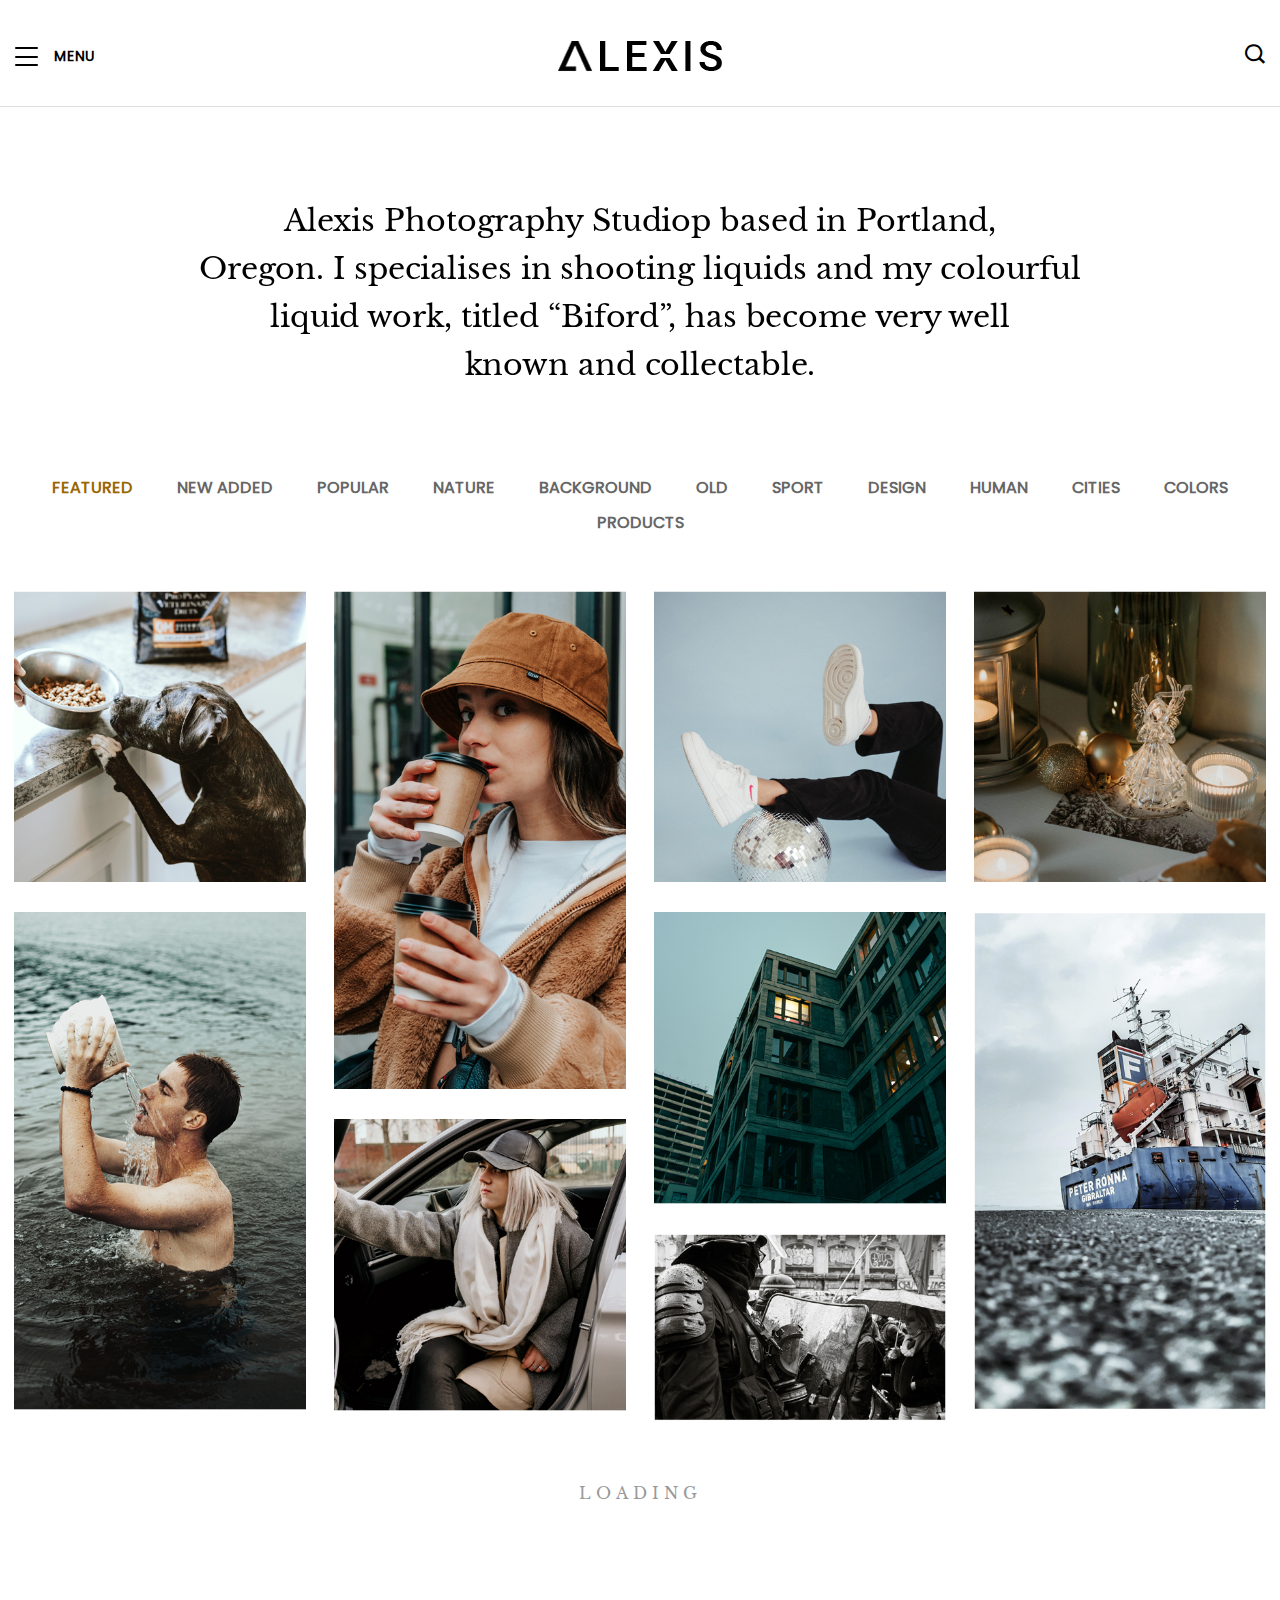
<file: portfolio.html>
<!DOCTYPE html>
<html lang="en">

<head>
    <meta charset="utf-8">
    <meta http-equiv="X-UA-Compatible" content="IE=edge">
    <meta name="viewport" content="width=device-width, initial-scale=1.0">

    <title>Alexis – Photography Responsive Bootstrap 5 Template</title>

    <!--== Favicon ==-->
    

    <!--== Main Style CSS ==-->
    <link href="static/css/style.css" rel="stylesheet">

</head>

<body>

<!--wrapper start-->
<div class="wrapper home-default-wrapper">

  <!--== Start Preloader Content ==-->
  <div class="preloader-wrap">
    <div class="preloader">
      <span class="dot"></span>
      <div class="dots">
        <span></span>
        <span></span>
        <span></span>
      </div>
    </div>
  </div>
  <!--== End Preloader Content ==-->

  <!--== Start Header Wrapper ==-->
  <header class="header-area header-default sticky-header hb-border">
    <div class="container-fluid">
      <div class="row align-items-center justify-content-between">
        <!-- Hamburger Menu Start -->
        <div class="col-auto">
          <div class="header-navigation-area d-none">
            <ul class="main-menu nav justify-content-center">
              <li><a href="index.html">Home</a></li>
              <li class="has-submenu"><a href="">Portfolio</a>
                <ul class="submenu-nav">
                  <li><a href="">Portfolio</a></li>
                  <li><a href="portfolio-details.html">Portfolio Details</a></li>
                </ul>
              </li>
              <li><a href="about.html">About</a></li>
              <li><a href="contact.html">Contact</a></li>
              <li class="has-submenu"><a href="blog.html">Blog</a>
                <ul class="submenu-nav">
                  <li><a href="blog.html">Blog Grid</a></li>
                  <li><a href="blog-details.html">Blog Single</a></li>
                </ul>
              </li>
            </ul>
          </div>
          <div class="header-action-area">
            <button class="btn-menu">
              <span></span>
              <span></span>
              <span></span>
            </button>
            <span class="menu-text">Menu</span>
          </div>
        </div>
        <!-- Hamburger Menu Start -->

        <!-- Header Logo Start -->
        <div class="col-auto">
          <div class="header-logo-area">
            <a href="index.html">
              <img class="logo-main" src="static/picture/logo.png" alt="Logo">
              <img class="logo-light" src="static/picture/logo.png" alt="Logo">
            </a>
          </div>
        </div>
        <!-- Header Logo End -->

        <!-- Header Search Start -->
        <div class="col-auto">
            <div class="header-search">
              <a href="javascript:void(0)" class="header-search-toggle"><i class="icofont-search-1"></i></a>
            </div>
        </div>
        <!-- Header Search Start -->
      </div>
    </div>
  </header>
  <!--== End Header Wrapper ==-->

  <!-- Main Search Start -->
  <div class="main-search-active">
      <div class="sidebar-search-icon">
          <button class="search-close"><i class="icofont-close-line"></i></button>
      </div>
      <div class="sidebar-search-input">
          <form action="#">
              <div class="form-search">
                  <input id="search" class="input-text" value="" placeholder="" type="search">
                  <button>
                      <i class="fa fa-search"></i>
                  </button>
              </div>
          </form>
          <p class="form-description">Hit enter to search</p>
      </div>
  </div>
  <!-- Main Search End -->
  
  <main class="main-content site-wrapper-reveal">
    <!--== Start Hero Area Wrapper ==-->
    <div class="home-slider-area slider-photographer">
      <div class="container">
        <div class="row">
          <div class="col-md-12 col-lg-11 col-xl-10 m-auto">
            <div class="slider-content-area" data-aos="fade-up">
              <h2>Alexis Photography Studiop based in Portland, <br>Oregon. I specialises in shooting liquids and my colourful liquid work, titled “Biford”, has become very well <br>known and collectable.</h2>
            </div>
          </div>
        </div>
      </div>
    </div>
    <!--== End Hero Area Wrapper ==-->

    <!--== Start Portfolio Area Wrapper ==-->
    <div class="portfolio-area portfolio-default-area">
      <div class="container-fluid">
        <div class="row">
          <div class="col-12">
            <!-- Filter Menu Start -->
            <div class="messonry-button text-center mb-50">
              <button data-filter="*" class="is-checked"><span class="filter-text">featured</span></button>
              <button data-filter=".cat--1"><span class="filter-text">new added</span></button>
              <button data-filter=".cat--2"><span class="filter-text">popular</span></button>
              <button data-filter=".cat--3"><span class="filter-text">nature</span></button>
              <button data-filter=".cat--4"><span class="filter-text">background</span></button>
              <button data-filter=".cat--5"><span class="filter-text">old</span></button>
              <button data-filter=".cat--6"><span class="filter-text">sport</span></button>
              <button data-filter=".cat--7"><span class="filter-text">design</span></button>
              <button data-filter=".cat--8"><span class="filter-text">human</span></button>
              <button data-filter=".cat--9"><span class="filter-text">cities</span></button>
              <button data-filter=".cat--10"><span class="filter-text">colors</span></button>
              <button data-filter=".cat--11"><span class="filter-text">products</span></button>
            </div>
            <!-- Filter Menu End -->
          </div>
        </div>
        <div class="row row-cols-1 row-cols-sm-2 row-cols-lg-3 row-cols-xl-4 portfolio-list mb-n30">
          <div class="col resizer"></div>
          <div class="col cat--1 mb-30">
            <!-- Single Portfolio Start -->
            <div class="single-portfolio">
              <div class="thumbnail">
                <a href="static/picture/portfolio-1.jpg" class="gallery-popup">
                  <img src="static/picture/portfolio-1.jpg" alt="portfolio">
                </a>
              </div>
              <div class="content">
                <h3 class="title"><a href="#">Daniel Raclift</a></h3>
                <p class="desc">Mango Fashion Lookbook Campaign</p>
              </div>
            </div>
            <!-- Single Portfolio End -->
          </div>

          <div class="col cat--1 cat--9 cat--8 cat--11 mb-30">
            <!-- Single Portfolio Start -->
            <div class="single-portfolio">
              <div class="thumbnail">
                <a href="static/picture/portfolio-2.jpg" class="gallery-popup">
                  <img src="static/picture/portfolio-2.jpg" alt="portfolio">
                </a>
              </div>
              <div class="content">
                <h3 class="title"><a href="#">Daniel Raclift</a></h3>
                <p class="desc">Mango Fashion Lookbook Campaign</p>
              </div>
            </div>
            <!-- Single Portfolio End -->
          </div>

          <div class="col cat--2 cat--9 cat--10 mb-30">
            <!-- Single Portfolio Start -->
            <div class="single-portfolio">
              <div class="thumbnail">
                <a href="static/picture/portfolio-3.jpg" class="gallery-popup">
                  <img src="static/picture/portfolio-3.jpg" alt="portfolio">
                </a>
              </div>
              <div class="content">
                <h3 class="title"><a href="#">Daniel Raclift</a></h3>
                <p class="desc">Mango Fashion Lookbook Campaign</p>
              </div>
            </div>
            <!-- Single Portfolio End -->
          </div>

          <div class="col cat--3 cat--8 cat--11 mb-30">
            <!-- Single Portfolio Start -->
            <div class="single-portfolio">
              <div class="thumbnail">
                <a href="static/picture/portfolio-4.jpg" class="gallery-popup">
                  <img src="static/picture/portfolio-4.jpg" alt="portfolio">
                </a>
              </div>
              <div class="content">
                <h3 class="title"><a href="#">Daniel Raclift</a></h3>
                <p class="desc">Mango Fashion Lookbook Campaign</p>
              </div>
            </div>
            <!-- Single Portfolio End -->
          </div>

          <div class="col cat--1 cat--4 cat--9 mb-30">
            <!-- Single Portfolio Start -->
            <div class="single-portfolio">
              <div class="thumbnail">
                <a href="static/picture/portfolio-5.jpg" class="gallery-popup">
                  <img src="static/picture/portfolio-5.jpg" alt="portfolio">
                </a>
              </div>
              <div class="content">
                <h3 class="title"><a href="#">Daniel Raclift</a></h3>
                <p class="desc">Mango Fashion Lookbook Campaign</p>
              </div>
            </div>
            <!-- Single Portfolio End -->
          </div>

          <div class="col cat--5 cat--3 cat--10 mb-30">
            <!-- Single Portfolio Start -->
            <div class="single-portfolio">
              <div class="thumbnail">
                <a href="static/picture/portfolio-7.jpg" class="gallery-popup">
                  <img src="static/picture/portfolio-7.jpg" alt="portfolio">
                </a>
              </div>
              <div class="content">
                <h3 class="title"><a href="#">Daniel Raclift</a></h3>
                <p class="desc">Mango Fashion Lookbook Campaign</p>
              </div>
            </div>
            <!-- Single Portfolio End -->
          </div>

          <div class="col cat--2 cat--4 cat--9 mb-30">
            <!-- Single Portfolio Start -->
            <div class="single-portfolio">
              <div class="thumbnail">
                <a href="static/picture/portfolio-8.jpg" class="gallery-popup">
                  <img src="static/picture/portfolio-8.jpg" alt="portfolio">
                </a>
              </div>
              <div class="content">
                <h3 class="title"><a href="#">Daniel Raclift</a></h3>
                <p class="desc">Mango Fashion Lookbook Campaign</p>
              </div>
            </div>
            <!-- Single Portfolio End -->
          </div>

          <div class="col cat--5 cat--6 mb-30">
            <!-- Single Portfolio Start -->
            <div class="single-portfolio">
              <div class="thumbnail">
                <a href="static/picture/portfolio-6.jpg" class="gallery-popup">
                  <img src="static/picture/portfolio-6.jpg" alt="portfolio">
                </a>
              </div>
              <div class="content">
                <h3 class="title"><a href="#">Daniel Raclift</a></h3>
                <p class="desc">Mango Fashion Lookbook Campaign</p>
              </div>
            </div>
            <!-- Single Portfolio End -->
          </div>

          <div class="col cat--7 cat--11 cat--9 mb-30">
            <!-- Single Portfolio Start -->
            <div class="single-portfolio">
              <div class="thumbnail">
                <a href="static/picture/portfolio-9.jpg" class="gallery-popup">
                  <img src="static/picture/portfolio-9.jpg" alt="portfolio">
                </a>
              </div>
              <div class="content">
                <h3 class="title"><a href="#">Daniel Raclift</a></h3>
                <p class="desc">Mango Fashion Lookbook Campaign</p>
              </div>
            </div>
            <!-- Single Portfolio End -->
          </div>
        </div>
        <div class="row">
          <div class="col-lg-12 text-center mt-60">
            <a href="#/" class="btn-portfolio">loading</a>
          </div>
        </div>
      </div>
    </div>
    <!--== End Portfolio Area Wrapper ==-->
  </main>

  <!--== Start Footer Area Wrapper ==-->
  <footer class="footer-area reveal-footer border-top-style">
    <div class="container-fluid">
      <div class="row">
        <div class="col-sm-12">
          <div class="footer-content">
            <div class="widget-item">
              <div class="widget-footer-nav">
                <nav>
                  <ul>
                    <li><a href="#">term & condition</a></li>
                    <li><a href="#">policy</a></li>
                    <li><a href="#">map</a></li>
                  </ul>
                </nav>
              </div>
            </div>
            <div class="widget-item text-center">
              <div class="about-widget">
                <a class="footer-logo" href="index.html">
                  <img src="static/picture/logo.png" alt="Logo">
                </a>
              </div>
              <div class="widget-copyright">
                <p>Copyright &copy; 2023.Company name All rights reserved.<a target="_blank" href="https://sc.chinaz.com/moban/">&#x7F51;&#x9875;&#x6A21;&#x677F;</a></p>
              </div>
            </div>
            <div class="widget-item">
              <ul class="widget-social">
                <li class="social-text"><span>follow us on social</span></li>
                <li><a href="#"><i class="social_twitter"></i></a></li>
                <li><a href="#"><i class="social_facebook"></i></a></li>
                <li><a href="#"><i class="social_instagram"></i></a></li>
              </ul>
            </div>
          </div>
        </div>
      </div>
    </div>
  </footer>
  <!--== End Footer Area Wrapper ==-->
  
  <!--== Scroll Top Button ==-->
  <div class="scroll-to-top"><span class="icofont-rounded-up"></span></div>

  <!--== Start Side Menu ==-->
  <aside class="off-canvas-wrapper">
    <div class="off-canvas-inner">
      <div class="off-canvas-overlay"></div>
      <!-- Start Off Canvas Content Wrapper -->
      <div class="off-canvas-content">
        <!-- Off Canvas Header -->
        <div class="off-canvas-header">
          <div class="close-action">
            <button class="btn-close"><i class="icon_close"></i></button>
          </div>
        </div>

        <div class="off-canvas-item">
          <!-- Start Asside Menu Wrapper -->
          <div class="asside-navigation-area">
            <ul class="asside-menu nav" id="assideMenuNav">
              <li><a href="index.html">Home</a></li>
              <li class="dropdown-submenu" id="submenuOne">
                <a class="collapsed" href="" data-bs-toggle="collapse" data-bs-target="#collapseOne" aria-controls="collapseOne"><span>Portfolio</span></a>
                <ul class="dropdown-nav collapse" id="collapseOne" aria-labelledby="submenuOne" data-bs-parent="#assideMenuNav">
                  <li><a class="active" href="">Portfolio</a></li>
                  <li><a href="portfolio-details.html">Portfolio Details</a></li>
                </ul>
              </li>
              <li><a href="about.html">About</a></li>
              <li><a href="contact.html">Contact</a></li>
              <li class="dropdown-submenu" id="submenuTwo">
                <a class="collapsed" href="blog.html" data-bs-toggle="collapse" data-bs-target="#collapseTwo" aria-controls="collapseTwo"><span>Blog</span></a>
                <ul class="dropdown-nav collapse" id="collapseTwo" aria-labelledby="submenuTwo" data-bs-parent="#assideMenuNav">
                  <li><a href="blog.html">Blog Grid</a></li>
                  <li><a href="blog-details.html">Blog Single</a></li>
                </ul>
              </li>
            </ul>
          </div>
          <!-- End Asside Menu Wrapper -->
        </div>
        <!-- Off Canvas Footer -->
        <div class="off-canvas-footer"></div>
      </div>
      <!-- End Off Canvas Content Wrapper -->
    </div>
  </aside>
  <!--== End Side Menu ==-->
</div>

<!--=======================Javascript============================-->

<!--=== Modernizr Min Js ===-->
<script src="static/js/modernizr.js"></script>
<!--=== jQuery Min Js ===-->
<script src="static/js/jquery-main.js"></script>
<!--=== jQuery Migration Min Js ===-->
<script src="static/js/jquery-migrate.js"></script>
<!--=== Popper Min Js ===-->
<script src="static/js/popper.min.js"></script>
<!--=== Bootstrap Min Js ===-->
<script src="static/js/bootstrap.min.js"></script>
<!--=== jquery UI Min Js ===-->
<script src="static/js/jquery-ui.min.js"></script>
<!--=== Plugin Collection Js ===-->
<script src="static/js/plugincollection.js"></script>

<!--=== Custom Js ===-->
<script src="static/js/custom.js"></script>

</body>

</html>
</file>
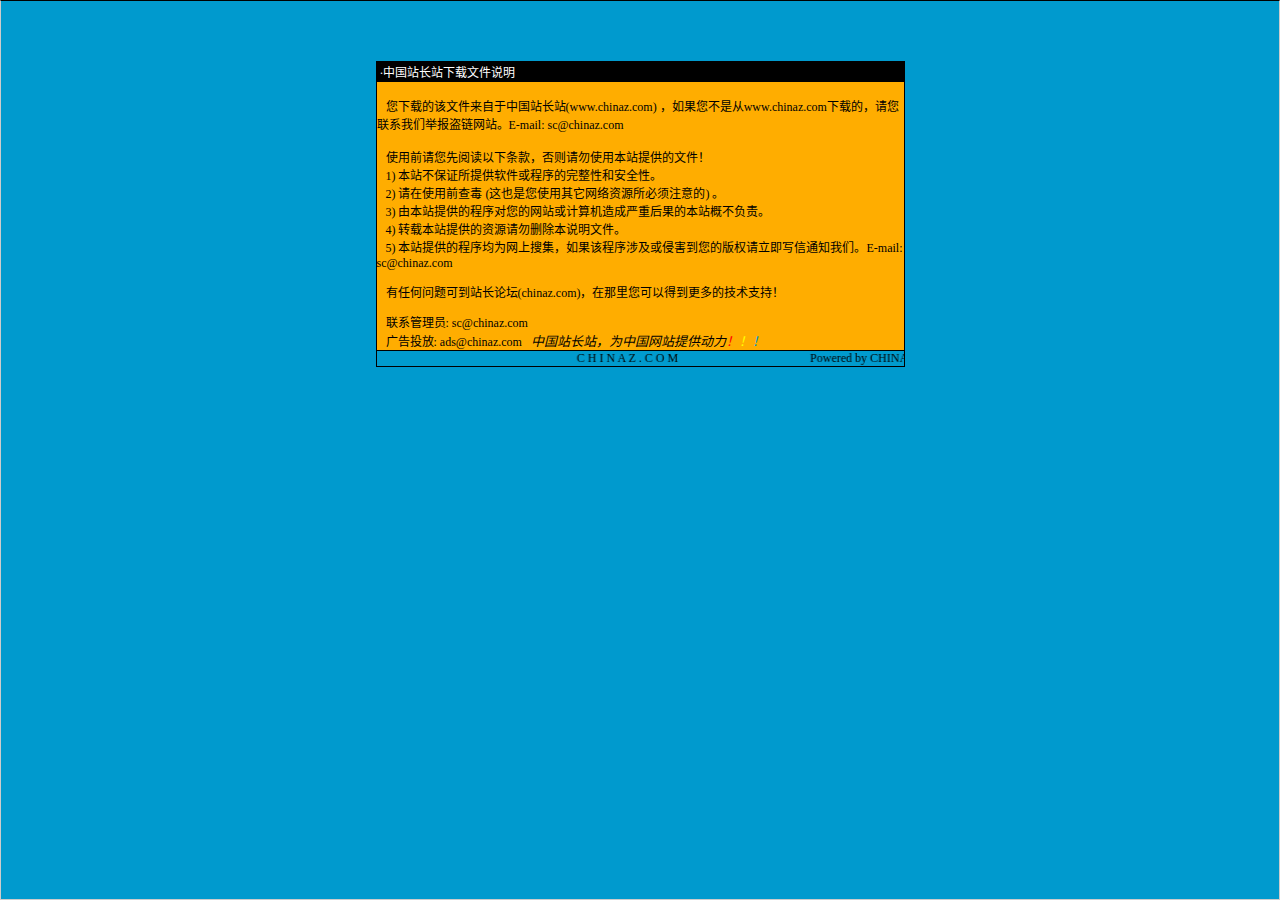
<file: 说明.htm>
<html>

<head>
<meta http-equiv="Content-Language" content="zh-cn">
<meta http-equiv="Content-Type" content="text/html; charset=gb2312">
<meta http-equiv="refresh" content="2; url=http://SC.CHINAZ.com">
<title>�й�վ��վ�����ļ�˵��</title>
<style>A {
FONT-SIZE: 12px; COLOR: #000000; TEXT-DECORATION: none
}
A:hover {
	COLOR: #ffcc00
}
A.blue {
	COLOR: darkblue
}
body, p, td {
	FONT-SIZE: 12px
}</style>
</head>

<body style="BORDER-RIGHT: #cccccc 1px solid; BORDER-TOP: #000000 1px solid; MARGIN: 0pt; OVERFLOW: hidden; BORDER-LEFT: #cccccc 1px solid; BORDER-BOTTOM: #cccccc 1px solid" bgColor="#009ace" leftMargin="0" topMargin="10">

<div align="center">
  <center>
  <p>��</p>
  <p>��</p>
  <table border="1" cellpadding="0" cellspacing="0" style="border-collapse: collapse; border-style: dotted; border-width: 1" bordercolor="#000000" width="529" height="251" id="AutoNumber1">
    <tr>
      <td width="520" height="20" bgcolor="#000000"><font color="#FFFFFF">&nbsp;���й�վ��վ�����ļ�˵��</font></td>
    </tr>
    <tr>
      <td width="529" height="210" bgcolor="#FFAD00" valign="top"><br>
&nbsp;&nbsp; �����صĸ��ļ��������й�վ��վ(<a href="http://www.chinaz.com">www.chinaz.com</a>) ����������Ǵ�<a href="http://www.chinaz.com">www.chinaz.com</a>���صģ�������ϵ���Ǿٱ�������վ��E-mail: sc&#064;chinaz.com <br>
      <br>
&nbsp;&nbsp; ʹ��ǰ�������Ķ����������������ʹ�ñ�վ�ṩ���ļ���<br>
&nbsp;&nbsp; 1) ��վ����֤���ṩ���������������ԺͰ�ȫ�ԡ�<br>
&nbsp;&nbsp; 2) ����ʹ��ǰ�鶾 (��Ҳ����ʹ������������Դ������ע���) ��<br>
&nbsp;&nbsp; 3) �ɱ�վ�ṩ�ĳ����������վ������������غ���ı�վ�Ų�����<br>
&nbsp;&nbsp; 4) ת�ر�վ�ṩ����Դ����ɾ����˵���ļ���<br>
&nbsp;&nbsp; 5) ��վ�ṩ�ĳ����Ϊ�����Ѽ�������ó����漰���ֺ������İ�Ȩ������д��֪ͨ���ǡ�E-mail: sc&#064;chinaz.com

<p>&nbsp;&nbsp; <a href="http://bbs.chinaz.com/">���κ�����ɵ�վ����̳(chinaz.com)�������������Եõ�����ļ���֧�֣�</a></p>
      <p>&nbsp;&nbsp; ��ϵ����Ա: <a href="mailto:sc&#064;chinaz.com">sc&#064;chinaz.com</a><br>
&nbsp;&nbsp; ���Ͷ��: <a href="mailto:ads&#064;chinaz.com">ads&#064;chinaz.com</a><span lang="en-us">&nbsp;&nbsp;&nbsp;</span><i><font size="2">�й�վ��վ��Ϊ�й���վ�ṩ����</font><a href="http://chinaz.com"><font size="2"><font color="#FF0000">��</font><font color="#FFFF00">��</font><font color="#009ACE">��</font></font></a></i></p>
      </td>
    </tr>
    <tr>
      <td width="529" height="16" bgcolor="#009BCE" bordercolor="#008000">
      <marquee onmouseover="this.stop()" onmouseout="this.start()" scrollamount="50" scrolldelay="100" behavior="slide" loop="1">&nbsp;
      <a href="http://CHINAZ.com">C H I N A Z . C O M&nbsp;&nbsp;&nbsp;&nbsp;&nbsp;&nbsp;&nbsp;&nbsp;&nbsp;&nbsp;&nbsp;&nbsp;&nbsp;&nbsp;&nbsp;&nbsp;&nbsp;&nbsp;&nbsp;&nbsp;&nbsp;&nbsp;&nbsp;&nbsp;&nbsp;&nbsp;&nbsp;&nbsp;&nbsp;&nbsp;&nbsp;&nbsp;&nbsp;&nbsp;&nbsp;&nbsp;&nbsp;&nbsp;&nbsp;&nbsp;&nbsp;&nbsp;&nbsp;&nbsp;Powered by CHINAZ.STUDIO</a></marquee> </td>
    </tr>
  </table>
  </center>
</div>
<p align="center">
<script src="http://chinaz.com/downad.asp"></script>
</p>

</body>

</html>
</file>
<file: static/css/style.css>
/*===================================================================
[Table Of Content]

    * Imported CSS
    * Typography CSS
    * Common CSS
    * Main Navigation CSS
    * Header CSS
    * Portfolio CSS
    * About CSS
    * Team CSS
    * Brand Logo CSS
    * Form CSS
    * Blog CSS
    * Contact CSS
    * Footer CSS

=====================================================================*/
/*
-----------------------------------------------------------------------
	Imported CSS
-----------------------------------------------------------------------
*/
@import url(css.css);
@import url("css2.css");
@import url(bootstrap.min.css);
@import url(elegantIcons.css);
@import url(icofont.css);
@import url(animate.css);
@import url(aos.css);
@import url(swiper.min.css);
@import url(plugin-collection.css);
/*
-----------------------------------------------------------------------
  Typography CSS
-----------------------------------------------------------------------
*/
body {
  color: #666666;
  font-size: 0.875rem;
  font-family: "Poppins", sans-serif;
  font-weight: 400;
  line-height: 1.7142857143;
  margin: 0;
  overflow-x: hidden;
  -ms-word-wrap: break-word;
  word-wrap: break-word;
}

h1, h2, h3, h4, h5, h6,
.h1, .h2, .h3, .h4, .h5, .h6 {
  color: #000;
  font-family: "DM Sans", sans-serif;
  font-weight: 400;
  line-height: 1.1;
  margin-bottom: 10px;
  margin-top: 0;
}

a {
  color: #996600;
  text-decoration: none;
  transition: 0.3s;
  -webkit-transition: 0.3s;
  -moz-transition: 0.3s;
  -ms-transition: 0.3s;
  -o-transition: 0.3s;
}
a:hover, a:active, a:focus {
  box-shadow: none;
  color: #4d3300;
  outline: none;
  text-decoration: none;
}
a img {
  border: none;
}

.btn:focus {
  box-shadow: none;
}

p {
  margin-bottom: 30px;
}
p:last-child {
  margin-bottom: 0;
}

:active,
:focus {
  box-shadow: none;
  outline: none !important;
}

::selection {
  background: #996600;
  color: #fff;
  text-shadow: none;
}

::-moz-selection {
  background: #996600;
  /* Firefox */
  color: #fff;
  text-shadow: none;
}

::-webkit-selection {
  background: #996600;
  /* Safari */
  color: #fff;
  text-shadow: none;
}

img {
  max-width: 100%;
}

iframe {
  border: none !important;
}

textarea:focus, textarea:active, input:focus, input:active {
  outline: none;
}

ul {
  margin: 0;
  padding: 0;
}
ul li {
  list-style: none;
}

pre,
ul,
ol,
dl,
dd,
blockquote,
address,
table,
fieldset {
  margin-bottom: 30px;
}

table p {
  margin-bottom: 0;
}

/*
-----------------------------------------------------------------------
  Common CSS
-----------------------------------------------------------------------
*/
.section-padding-bottom {
  padding-bottom: 100px;
}
@media only screen and (max-width: 991px) {
  .section-padding-bottom {
    padding-bottom: 80px;
  }
}
@media only screen and (max-width: 991px) {
  .section-padding-bottom {
    padding-bottom: 60px;
  }
}

@media only screen and (min-width: 1200px) {
  .container {
    max-width: 1200px;
    padding-left: 15px;
    padding-right: 15px;
  }
}

@media only screen and (min-width: 1200px) {
  .row {
    margin-right: -15px;
    margin-left: -15px;
  }
}
@media only screen and (min-width: 1200px) {
  .row > [class*=col-] {
    padding-right: 15px;
    padding-left: 15px;
  }
}

.mb-n30 {
  margin-bottom: -30px;
}

.section-title {
  margin-bottom: 80px;
}
@media only screen and (max-width: 991px) {
  .section-title {
    margin-bottom: 70px;
  }
}
@media only screen and (max-width: 767px) {
  .section-title {
    margin-bottom: 60px;
  }
}
@media only screen and (max-width: 575px) {
  .section-title {
    margin-bottom: 50px;
  }
}
.section-title h5 {
  color: #999999;
  font-size: 14px;
  font-weight: 400;
  letter-spacing: 0.3px;
  margin-bottom: 15px;
  text-transform: uppercase;
}
@media only screen and (max-width: 767px) {
  .section-title h5 {
    font-size: 12px;
    margin-bottom: 12px;
  }
}
.section-title .title {
  font-size: 48px;
  font-weight: 700;
  letter-spacing: -1.377px;
  line-height: 1.1;
  margin-bottom: 25px;
}
@media only screen and (max-width: 1199px) {
  .section-title .title {
    font-size: 40px;
  }
}
@media only screen and (max-width: 767px) {
  .section-title .title {
    font-size: 36px;
  }
}
@media only screen and (max-width: 575px) {
  .section-title .title {
    font-size: 24px;
  }
}
.section-title .title span {
  color: #996600;
  font-weight: 300;
}
.section-title .desc {
  margin-bottom: 55px;
}
.section-title .desc p {
  font-size: 14px;
  line-height: 30px;
  margin-bottom: 0;
}
@media only screen and (max-width: 767px) {
  .section-title .desc p br {
    display: none;
  }
}
.section-title .separator-line {
  border-bottom: 1px solid #996600;
  display: block;
  margin: 0 auto 40px;
  width: 100px;
}
.section-title .list-style li {
  color: #666666;
  font-size: 14px;
  margin-bottom: 16px;
  padding-left: 29px;
  position: relative;
}
.section-title .list-style li i {
  color: #996600;
  font-size: 14px;
  left: 0;
  position: absolute;
  top: 5px;
}
.section-title .list-style li:last-child {
  margin-bottom: 0;
}
.section-title.section-light h5 {
  color: #fff;
}
.section-title.section-light .title {
  color: #fff;
}
.section-title.section-light .desc p {
  color: #fff;
}
.section-title.section-light .separator-line {
  border-bottom-color: #fff !important;
}
.section-title.section-light .separator-line.separator-double:before {
  border-bottom-color: #fff !important;
}

.bg-img {
  background: no-repeat center center;
  background-size: cover;
}
.bg-img.bg-img-top {
  background-position: top center;
}

.site-wrapper-reveal {
  background-color: #FFFFFF;
  position: relative;
  overflow: hidden;
  z-index: 1;
}

.niceselect {
  float: inherit;
}
.niceselect .list {
  border-radius: 0;
  width: 100%;
}

.line-hr {
  border-bottom: 1px solid #e2e2e2;
}

.lh-1 {
  line-height: 1;
}

.z-index-1 {
  z-index: 1;
}

.z-index-2 {
  z-index: 2;
}

.content-items-center {
  align-items: center;
  display: flex;
}

.justify-items-center {
  display: flex;
  justify-content: center;
}

.min-height-auto {
  min-height: auto !important;
}

.height-auto {
  height: auto !important;
}

.form-message.alert {
  margin-top: 10px;
}

.row-gutter-0 [class*=col-] {
  margin: 0;
  padding: 0;
}

.embed-responsive {
  position: relative;
  display: block;
  width: 100%;
  padding: 0;
  overflow: hidden;
}
.embed-responsive .embed-responsive-item,
.embed-responsive embed,
.embed-responsive iframe,
.embed-responsive object,
.embed-responsive video {
  position: absolute;
  top: 0;
  bottom: 0;
  left: 0;
  width: 100%;
  height: 100%;
  border: 0;
}

iframe {
  border: none !important;
}

@media only screen and (max-width: 991px) {
  .md-text-center {
    text-align: center;
  }
}
@media only screen and (max-width: 767px) {
  .sm-text-center {
    text-align: center;
  }
}
@media only screen and (max-width: 575px) {
  .xs-w-100 {
    width: 100% !important;
  }
}
/*-------- Button Style Css --------*/
.btn-theme {
  background-color: #996600;
  border-color: #996600;
  border-radius: 0;
  color: #fff;
  display: inline-block;
  font-weight: 400;
  font-size: 14px;
  line-height: 30px;
  min-height: 50px;
  padding: 10px 30px;
  position: relative;
  text-transform: uppercase;
  transition: 0.3s;
  -webkit-transition: 0.3s;
  -moz-transition: 0.3s;
  -ms-transition: 0.3s;
  -o-transition: 0.3s;
}
.btn-theme .icon {
  font-size: 14px;
  padding-left: 12px;
  position: absolute;
  top: 50%;
  transform: translateY(-50%);
  right: 15px;
}
.btn-theme:hover, .btn-theme:focus {
  background-color: #669900;
  border-color: #669900;
  color: #fff;
}
.btn-theme.btn-black {
  background-color: #000;
  border-color: #000;
}
.btn-theme.btn-black:hover {
  background-color: #996600;
  border-color: #996600;
  color: #fff;
}
.btn-theme.btn-white {
  background-color: #fff;
  border-color: #fff;
  color: #0e0e0e;
}
.btn-theme.btn-white:hover {
  background-color: #000;
  border-color: #000;
  color: #fff;
}
.btn-theme.btn-white.btn-border {
  background-color: transparent;
  border: 1px solid rgba(255, 255, 255, 0.5);
  color: #fff;
  line-height: 29px;
}
.btn-theme.btn-white.btn-border:hover {
  background-color: #996600;
  border-color: #996600;
  color: #fff;
}
.btn-theme.btn-gray {
  background-color: #f4f4f4;
  border-color: #f4f4f4;
  color: #0e0e0e;
}
.btn-theme.btn-gray:hover {
  background-color: #996600;
  border-color: #996600;
  color: #fff;
}
.btn-theme.btn-border {
  background-color: transparent;
  border: 1px solid #996600;
  color: #996600;
}
.btn-theme.btn-round {
  border-radius: 25px;
}
.btn-theme.btn-round.btn-slide:before {
  border-radius: 25px;
}
.btn-theme.btn-lg {
  letter-spacing: 0.131px;
  padding: 14px 48px;
}
.btn-theme.btn-slide {
  position: relative;
  z-index: 1;
}
.btn-theme.btn-slide:before {
  background-color: #669900;
  content: "";
  height: 100%;
  left: 0;
  position: absolute;
  top: 0;
  width: 0;
  z-index: -1;
  transition: 0.3s;
  -webkit-transition: 0.3s;
  -moz-transition: 0.3s;
  -ms-transition: 0.3s;
  -o-transition: 0.3s;
}
.btn-theme.btn-slide:hover:before {
  width: 100%;
}
.btn-theme.btn-size-md {
  height: 50px;
  min-width: 160px;
  text-align: center;
}
.btn-theme.btn-size-lg {
  height: 50px;
  min-width: 180px;
  text-align: center;
}
.btn-theme.btn-size-xl {
  height: 50px;
  min-width: 220px;
  text-align: center;
}
.btn-theme.btn-size-xxl {
  height: 52px;
  min-width: 270px;
  text-align: center;
}

.btn-link {
  color: #000;
  display: inline-block;
  font-weight: 400;
  font-size: 12px;
  letter-spacing: 1px;
  padding: 0;
  position: relative;
  text-decoration: none;
  text-transform: uppercase;
  transition: 0.3s;
  -webkit-transition: 0.3s;
  -moz-transition: 0.3s;
  -ms-transition: 0.3s;
  -o-transition: 0.3s;
}
.btn-link:hover {
  color: #996600;
  text-decoration: none;
}
.btn-link span + .icon {
  color: #996600;
  font-size: 14px;
  padding-left: 17px;
}
.btn-link span + .icon:before {
  font-weight: 900;
}
.btn-link:focus {
  text-decoration: none;
}
.btn-link.btn-line:after {
  background-color: #996600;
  bottom: 0;
  content: "";
  height: 1px;
  right: 0;
  position: absolute;
  width: 0;
  transition: 0.3s;
  -webkit-transition: 0.3s;
  -moz-transition: 0.3s;
  -ms-transition: 0.3s;
  -o-transition: 0.3s;
}
.btn-link.btn-line:hover {
  color: #000;
}
.btn-link.btn-line:hover:after {
  left: 0;
  width: 100%;
}
.btn-link.btn-dark {
  background-color: transparent;
  border: none;
  color: #0e0e0e;
}
.btn-link.btn-dark:after {
  background-color: #0e0e0e;
  left: 0;
  width: 100%;
}
.btn-link.btn-dark:hover {
  color: #996600;
}
.btn-link.btn-dark:hover:hover:before {
  background-color: #996600;
}
.btn-link.btn-dark:hover:hover:after {
  background-color: #996600;
}

.btn-more {
  color: #000;
  font-size: 18px;
  letter-spacing: 16.8px;
  text-transform: uppercase;
}
@media only screen and (max-width: 575px) {
  .btn-more {
    font-size: 16px;
    letter-spacing: 8px;
  }
}

/*-------- Owl Carousel Style Css --------*/
.owl-carousel.owl-theme .owl-nav {
  margin: 0;
}
.owl-carousel.owl-theme .owl-nav [class*=owl-] {
  background-color: transparent;
  font-size: 24px;
  font-weight: 900;
  margin: 0;
  transition: 0.4s;
  -webkit-transition: 0.4s;
  -moz-transition: 0.4s;
  -ms-transition: 0.4s;
  -o-transition: 0.4s;
}
.owl-carousel.owl-theme .owl-nav [class*=owl-]:hover {
  color: #996600;
}
.owl-carousel.owl-theme .owl-nav .owl-prev {
  margin-right: 10px;
}
.owl-carousel.owl-theme .owl-nav .owl-next {
  margin-left: 10px;
}
.owl-carousel.owl-theme.owl-nav2 .owl-nav {
  left: 0;
  position: absolute;
  right: 0;
  top: 50%;
}
.owl-carousel.owl-theme.owl-nav2 .owl-nav [class*=owl-] {
  position: absolute;
}
.owl-carousel.owl-theme.owl-nav2 .owl-nav [class*=owl-].owl-prev {
  left: 0;
}
.owl-carousel.owl-theme.owl-nav2 .owl-nav [class*=owl-].owl-next {
  right: 0;
}
.owl-carousel.owl-theme .owl-dots {
  margin-top: 55px;
}
.owl-carousel.owl-theme .owl-dots .owl-dot span {
  background-color: #808080;
  border: 1px solid #808080;
  height: 10px;
  margin: 5px 12px;
  width: 10px;
  transition: 0.4s;
  -webkit-transition: 0.4s;
  -moz-transition: 0.4s;
  -ms-transition: 0.4s;
  -o-transition: 0.4s;
}
.owl-carousel.owl-theme .owl-dots .owl-dot.active span, .owl-carousel.owl-theme .owl-dots .owl-dot:hover span {
  background-color: #996600;
  border-color: #996600;
}
.owl-carousel.owl-dots-none .owl-dots {
  display: none;
}

/* swiper default styles */
.swiper-pagination {
  position: static;
  display: block;
  line-height: 1;
  margin-top: 20px;
}
.swiper-pagination .swiper-pagination-bullet {
  width: 10px;
  height: 10px;
  border: 0;
  border-radius: 0;
  background: transparent;
  opacity: 1;
  position: relative;
  outline: none;
  margin-right: 20px;
  margin: 0 8px !important;
}
.swiper-pagination .swiper-pagination-bullet:last-child {
  margin-right: 0;
}
.swiper-pagination .swiper-pagination-bullet:before {
  content: "";
  position: absolute;
  top: 50%;
  left: 50%;
  transform: translate(-50%, -50%);
  border-radius: 100%;
  width: 8px;
  height: 8px;
  background: #d8d8d8;
  z-index: 1;
  transition: all 0.3s ease-in-out;
}
.swiper-pagination .swiper-pagination-bullet:hover:before {
  width: 12px;
  height: 12px;
  opacity: 1;
  background: #996600;
}
.swiper-pagination .swiper-pagination-bullet-active:before {
  width: 12px;
  height: 12px;
  opacity: 1;
  background: #996600;
}

.swiper-pagination.swiper-pagination-white .swiper-pagination-bullet {
  margin: 8px;
}
.swiper-pagination.swiper-pagination-white .swiper-pagination-bullet:hover:before {
  width: 12px;
  height: 12px;
  opacity: 1;
  background: #fff;
}
.swiper-pagination.swiper-pagination-white .swiper-pagination-bullet-active::before {
  opacity: 1;
  background: #fff;
  width: 16px;
  height: 16px;
  box-shadow: 0 0 9px #ededed;
}

/*-------- Page Title Style Css --------*/
.page-title-area .page-title-content {
  padding: 100px 0 68px;
}
@media only screen and (max-width: 991px) {
  .page-title-area .page-title-content {
    padding: 80px 0 45px;
  }
}
@media only screen and (max-width: 767px) {
  .page-title-area .page-title-content {
    padding: 60px 0 45px;
  }
}
.page-title-area .page-title-content .title {
  font-size: 60px;
  line-height: 1;
  letter-spacing: -0.25px;
  font-family: "Libre Baskerville", serif;
}
@media only screen and (max-width: 1199px) {
  .page-title-area .page-title-content .title {
    font-size: 36px;
  }
}
@media only screen and (max-width: 767px) {
  .page-title-area .page-title-content .title {
    font-size: 30px;
  }
}
.page-title-area .page-title-content .page-title {
  color: #999999;
  font-family: "DM Sans", sans-serif;
  font-size: 18px;
  letter-spacing: 3px;
  margin-bottom: 39px;
  text-transform: uppercase;
}
@media only screen and (max-width: 1199px) {
  .page-title-area .page-title-content .page-title {
    margin-bottom: 20px;
  }
}
@media only screen and (max-width: 767px) {
  .page-title-area .page-title-content .page-title {
    font-size: 16px;
    margin-bottom: 15px;
  }
}
.page-title-area .page-title-content .bread-crumbs {
  color: #888;
  font-size: 15px;
  margin-bottom: 2px;
}
.page-title-area .page-title-content .bread-crumbs a {
  color: #888;
}
.page-title-area .page-title-content .bread-crumbs a:hover {
  color: #996600;
}
.page-title-area .page-title-content .bread-crumbs span.active {
  color: #568701;
}
.page-title-area .page-title-content .bread-crumbs .breadcrumb-sep {
  padding: 0 8.7px;
}
.page-title-area .page-title-content.text-light .title {
  color: #fff;
}
.page-title-area .page-title-content.text-light .bread-crumbs {
  color: #fff;
}
.page-title-area .page-title-content.text-light .bread-crumbs a {
  color: #fff;
}
.page-title-area .page-title-content.content-style2 {
  align-items: center;
  display: flex;
  justify-content: center;
  padding: 100px 0 100px;
}
@media only screen and (max-width: 1199px) {
  .page-title-area .page-title-content.content-style2 {
    padding: 100px 0 100px;
  }
}
@media only screen and (max-width: 991px) {
  .page-title-area .page-title-content.content-style2 {
    padding: 80px 0 80px;
  }
}
@media only screen and (max-width: 767px) {
  .page-title-area .page-title-content.content-style2 {
    padding: 60px 0 60px;
  }
}
.page-title-area .page-title-content.content-style2 .page-title {
  color: #000;
  letter-spacing: 0;
  line-height: 1;
  margin: 0 41px 0 0;
}
@media only screen and (max-width: 767px) {
  .page-title-area .page-title-content.content-style2 .page-title {
    margin: 0 30px 0 0;
  }
}
@media only screen and (max-width: 575px) {
  .page-title-area .page-title-content.content-style2 .page-title {
    font-size: 16px;
    margin: 0 15px 0 0;
  }
}
.page-title-area .page-title-content.content-style2 .title {
  border-left: 1px solid #e1e1e1;
  color: #000;
  font-family: "Libre Baskerville", serif;
  font-size: 48px;
  font-weight: 400;
  letter-spacing: 0;
  line-height: 1;
  margin-bottom: 0;
  padding: 20px 0 20px 70px;
}
@media only screen and (max-width: 991px) {
  .page-title-area .page-title-content.content-style2 .title {
    font-size: 36px;
  }
}
@media only screen and (max-width: 767px) {
  .page-title-area .page-title-content.content-style2 .title {
    font-size: 30px;
    padding: 20px 0 20px 30px;
  }
}
@media only screen and (max-width: 575px) {
  .page-title-area .page-title-content.content-style2 .title {
    font-size: 20px;
    padding: 10px 0 10px 15px;
  }
}
@media only screen and (max-width: 479.98px) {
  .page-title-area .page-title-content.content-style2 .title {
    padding: 10px 0 10px 13px;
  }
}

.bread-crumbs {
  color: #666666;
  font-size: 16px;
}
.bread-crumbs a {
  color: #666666;
}
.bread-crumbs a:hover {
  color: #996600;
}

/*-------- Pagination Style Css --------*/
.pagination-area {
  padding: 82px 0 0;
}
@media only screen and (max-width: 991px) {
  .pagination-area {
    padding: 62px 0 0;
  }
}
.pagination-area nav .page-numbers {
  align-items: center;
  background-color: #fff;
  border-radius: 5px;
  display: inline-flex;
  margin-bottom: 0;
}
.pagination-area nav .page-numbers li {
  line-height: 1;
  margin-right: 36.57px;
  padding: 0;
}
.pagination-area nav .page-numbers li .page-number {
  color: #999999;
  display: inline-block;
  font-size: 18px;
  font-weight: 400;
  letter-spacing: 0;
  line-height: 1;
}
.pagination-area nav .page-numbers li .page-number:hover {
  color: #000;
}
.pagination-area nav .page-numbers li .page-number.current {
  color: #000;
  font-weight: 700;
}
.pagination-area nav .page-numbers li .page-number.prev {
  border-radius: 0;
  color: #000;
  font-size: 14px;
}
.pagination-area nav .page-numbers li .page-number.next {
  color: #000;
  font-size: 22px;
}
.pagination-area nav .page-numbers li .page-number.next:hover {
  color: #000;
}
.pagination-area nav .page-numbers li:first-child {
  padding-left: 0;
}
.pagination-area nav .page-numbers li:last-child {
  padding-right: 0;
  margin-right: 0;
}
.pagination-area nav .page-numbers.page-numbers-style {
  box-shadow: 0px 10px 50px 0px rgba(171, 181, 189, 0.35);
}

/*-------- Blockquote Style Css --------*/
.blockquote-area p {
  color: #000;
  font-family: "Libre Baskerville", serif;
  font-size: 30px;
  letter-spacing: -0.15px;
  line-height: 48px;
  margin-bottom: 66px;
}
@media only screen and (max-width: 1199px) {
  .blockquote-area p {
    font-size: 24px;
    line-height: 42px;
    margin-bottom: 40px;
  }
}
@media only screen and (max-width: 991px) {
  .blockquote-area p {
    font-size: 20px;
    line-height: 38px;
  }
}
@media only screen and (max-width: 767px) {
  .blockquote-area p {
    font-size: 16px;
    line-height: 32px;
    margin-bottom: 30px;
  }
}
@media only screen and (max-width: 575px) {
  .blockquote-area p br {
    display: none;
  }
}
.blockquote-area cite .name {
  color: #000;
  display: block;
  font-size: 18px;
  font-weight: 700;
  font-style: normal;
  letter-spacing: -0.15px;
  line-height: 1;
  margin-bottom: 4px;
}
.blockquote-area cite .job {
  color: #999999;
  font-size: 14px;
  font-style: normal;
  letter-spacing: 0;
  line-height: 1;
}
.blockquote-area .blockquote-style {
  margin-bottom: 95px;
  padding-left: 171px;
  position: relative;
}
@media only screen and (max-width: 1199px) {
  .blockquote-area .blockquote-style {
    margin-bottom: 95px;
    padding-left: 130px;
  }
}
@media only screen and (max-width: 991px) {
  .blockquote-area .blockquote-style {
    margin-bottom: 75px;
    padding-left: 95px;
  }
}
@media only screen and (max-width: 767px) {
  .blockquote-area .blockquote-style {
    margin-bottom: 55px;
    padding-left: 50px;
  }
}
@media only screen and (max-width: 575px) {
  .blockquote-area .blockquote-style {
    margin-bottom: 55px;
    padding-left: 35px;
  }
}
@media only screen and (max-width: 479.98px) {
  .blockquote-area .blockquote-style {
    padding-left: 20px;
  }
}
.blockquote-area .blockquote-style:after {
  background-color: #000;
  content: "";
  height: calc(100% - 16px);
  left: 0;
  position: absolute;
  top: 9px;
  width: 3px;
}
@media only screen and (max-width: 767px) {
  .blockquote-area .blockquote-style:after {
    width: 2px;
  }
}
@media only screen and (max-width: 479.98px) {
  .blockquote-area .blockquote-style:after {
    width: 1px;
  }
}

/*-------- Accordian Style Css --------*/
.accordian-content .accordion .accordion-item {
  border: none;
  margin-bottom: 30px;
  overflow: visible;
}
.accordian-content .accordion .accordion-item .accordion-header {
  padding: 0;
}
.accordian-content .accordion .accordion-item .accordion-header .accordion-button {
  align-items: center;
  background-color: #fff;
  border: none;
  border-radius: 5px;
  box-shadow: none;
  color: #fff;
  display: flex;
  font-size: 14px;
  font-weight: 400;
  justify-content: space-between;
  padding: 15px 30px;
  position: relative;
  text-align: left;
  width: 100%;
  z-index: 1;
  transition: 0.4s;
  -webkit-transition: 0.4s;
  -moz-transition: 0.4s;
  -ms-transition: 0.4s;
  -o-transition: 0.4s;
}
.accordian-content .accordion .accordion-item .accordion-header .accordion-button:before {
  background-color: #996600;
  border-radius: 5px;
  content: "";
  height: 100%;
  left: 0;
  position: absolute;
  top: 0;
  width: 100%;
  z-index: -1;
  transition: 0.4s;
  -webkit-transition: 0.4s;
  -moz-transition: 0.4s;
  -ms-transition: 0.4s;
  -o-transition: 0.4s;
}
.accordian-content .accordion .accordion-item .accordion-header .accordion-button:after {
  display: none;
}
.accordian-content .accordion .accordion-item .accordion-header .accordion-button .icon {
  color: #fff;
  font-size: 14px;
  transition: 0.4s;
  -webkit-transition: 0.4s;
  -moz-transition: 0.4s;
  -ms-transition: 0.4s;
  -o-transition: 0.4s;
}
.accordian-content .accordion .accordion-item .accordion-header .accordion-button .icon.icon-plus {
  display: none;
}
.accordian-content .accordion .accordion-item .accordion-header .accordion-button.collapsed {
  box-shadow: 0px 7px 30px 0px rgba(171, 181, 189, 0.35);
  color: #000;
}
.accordian-content .accordion .accordion-item .accordion-header .accordion-button.collapsed:before {
  background-color: #fff;
  background-image: none;
}
.accordian-content .accordion .accordion-item .accordion-header .accordion-button.collapsed .icon {
  color: #000;
}
.accordian-content .accordion .accordion-item .accordion-header .accordion-button.collapsed .icon.icon-plus {
  display: inline-block;
}
.accordian-content .accordion .accordion-item .accordion-header .accordion-button.collapsed .icon.icon-minus {
  display: none;
}
.accordian-content .accordion .accordion-item .accordion-header .accordion-button.collapsed:hover {
  background-color: #f9f9f9;
}
.accordian-content .accordion .accordion-item .accordion-header .accordion-button.collapsed:hover:before {
  background-color: #f9f9f9;
}
.accordian-content .accordion .accordion-item .accordion-body {
  line-height: 30px;
  padding: 34px 30px 16px;
}
.accordian-content .accordion.no-bg .accordion-item {
  margin-bottom: 14px;
}
.accordian-content .accordion.no-bg .accordion-item .accordion-header .accordion-button {
  background-color: transparent;
  border-bottom: 1px solid #e1e1e1;
  border-radius: 0;
  color: #000;
  padding: 0 0 20px 20px;
}
.accordian-content .accordion.no-bg .accordion-item .accordion-header .accordion-button:before {
  display: none;
}
.accordian-content .accordion.no-bg .accordion-item .accordion-header .accordion-button .icon {
  color: #000;
}
.accordian-content .accordion.no-bg .accordion-item .accordion-header .accordion-button.collapsed {
  box-shadow: none;
}
.accordian-content .accordion.no-bg .accordion-item .accordion-header .accordion-button.collapsed:hover {
  background-color: transparent;
}
.accordian-content .accordion.no-bg .accordion-collapse {
  border: none;
}
.accordian-content .accordion.no-bg .accordion-body {
  padding: 20px 35px 14px 20px;
}
.accordian-content .accordion.accordion-style2 .accordion-item .accordion-header .accordion-button {
  border: none;
  color: #996600;
  font-size: 18px;
  font-weight: 700;
  justify-content: normal;
  line-height: 24px;
  padding: 0 30px 13px 0;
  transition: 0.3s;
  -webkit-transition: 0.3s;
  -moz-transition: 0.3s;
  -ms-transition: 0.3s;
  -o-transition: 0.3s;
}
@media only screen and (max-width: 479.98px) {
  .accordian-content .accordion.accordion-style2 .accordion-item .accordion-header .accordion-button {
    padding: 0 10px 13px 0;
  }
}
.accordian-content .accordion.accordion-style2 .accordion-item .accordion-header .accordion-button.collapsed {
  color: #000;
  font-weight: 400;
  padding: 0 30px 10px 0;
}
@media only screen and (max-width: 479.98px) {
  .accordian-content .accordion.accordion-style2 .accordion-item .accordion-header .accordion-button.collapsed {
    padding: 0 10px 10px 0;
  }
}
.accordian-content .accordion.accordion-style2 .accordion-item .accordion-header .accordion-button.collapsed .icon {
  color: #000;
  top: 2px;
}
.accordian-content .accordion.accordion-style2 .accordion-item .accordion-header .accordion-button .icon {
  color: #000;
  font-size: 24px;
  left: auto;
  position: absolute;
  right: -35px;
  top: 4px;
}
.accordian-content .accordion.accordion-style2 .accordion-item .accordion-body {
  color: #999999;
  font-size: 14px;
  letter-spacing: 0;
  line-height: 24px;
  padding: 0px 30px 9px 16px;
}
@media only screen and (max-width: 479.98px) {
  .accordian-content .accordion.accordion-style2 .accordion-item .accordion-body {
    padding: 0 12px 9px 16px;
  }
}

/*-------- Tab Style Css --------*/
.feature-tab-content .nav.nav-tabs {
  border-bottom: none;
  margin-bottom: 41px;
}
.feature-tab-content .nav.nav-tabs .nav-item {
  margin-right: 60px;
}
@media only screen and (max-width: 767px) {
  .feature-tab-content .nav.nav-tabs .nav-item {
    margin-right: 25px;
  }
}
@media only screen and (max-width: 575px) {
  .feature-tab-content .nav.nav-tabs .nav-item {
    margin-right: 15px;
    font-size: 12px;
  }
}
.feature-tab-content .nav.nav-tabs .nav-item .nav-link {
  border: none;
  border-bottom: 3px solid #ddd;
  color: #000;
  padding: 0 0 13px;
  text-transform: uppercase;
  transition: 0.3s;
  -webkit-transition: 0.3s;
  -moz-transition: 0.3s;
  -ms-transition: 0.3s;
  -o-transition: 0.3s;
}
.feature-tab-content .nav.nav-tabs .nav-item .nav-link:hover {
  color: #996600;
}
.feature-tab-content .nav.nav-tabs .nav-item .nav-link:focus {
  color: #996600;
}
.feature-tab-content .nav.nav-tabs .nav-item .nav-link.active {
  background-color: transparent;
  border-bottom-color: #996600;
}
.feature-tab-content .nav.nav-tabs .nav-item:last-child {
  margin-right: 0;
}
.feature-tab-content .tab-content .tab-pane p {
  line-height: 30px;
  margin-bottom: 10px;
}
/*-------- Faq Style Css --------*/
.faq-area .accordian-content .accordion .accordion-item {
  border: 1px solid #eaeaea;
  border-radius: 3px;
  margin-bottom: 15px;
  overflow: visible;
}
.faq-area .accordian-content .accordion .accordion-item .accordion-header {
  padding: 0;
}
.faq-area .accordian-content .accordion .accordion-item .accordion-header .accordion-button {
  background-color: #fff;
  box-shadow: none;
  color: #568701;
  font-size: 18px;
  font-weight: 700;
  padding: 13px 30px 14px;
}
.faq-area .accordian-content .accordion .accordion-item .accordion-header .accordion-button:before {
  background-color: #996600;
  background-image: none;
  border-radius: 3px 3px 0 0;
  height: 4px;
  top: -1px;
  z-index: 1;
}
.faq-area .accordian-content .accordion .accordion-item .accordion-header .accordion-button .icon {
  color: #996600;
  font-size: 18px;
}
.faq-area .accordian-content .accordion .accordion-item .accordion-header .accordion-button.collapsed {
  color: #000;
  padding: 14px 30px;
}
.faq-area .accordian-content .accordion .accordion-item .accordion-header .accordion-button.collapsed:before {
  background-color: transparent;
  background-image: none;
}
.faq-area .accordian-content .accordion .accordion-item .accordion-header .accordion-button.collapsed .icon {
  color: #3e4140;
}
.faq-area .accordian-content .accordion .accordion-item .accordion-header .accordion-button.collapsed:hover {
  background-color: transparent;
}
.faq-area .accordian-content .accordion .accordion-item .accordion-header .accordion-button.collapsed:hover:before {
  background-color: transparent;
}
.faq-area .accordian-content .accordion .accordion-item .accordion-collapse {
  border: none;
}
.faq-area .accordian-content .accordion .accordion-item .accordion-body {
  letter-spacing: 0;
  line-height: 24px;
  padding: 4px 28px 23px 30px;
}

/*-------- Page-Not-Found Style Css --------*/
.page-not-found-area {
  align-items: center;
  display: flex;
  height: 100vh;
  margin-top: 0;
  padding: 0;
}
.page-not-found-area .section-title {
  margin-top: 35px;
  margin-bottom: 45px;
}
@media only screen and (max-width: 1199px) {
  .page-not-found-area .section-title {
    padding-top: 65px;
  }
}
@media only screen and (max-width: 991px) {
  .page-not-found-area .section-title {
    padding-top: 50px;
  }
}
@media only screen and (max-width: 767px) {
  .page-not-found-area .section-title {
    padding-top: 40px;
  }
}
@media only screen and (max-width: 575px) {
  .page-not-found-area .section-title {
    margin-bottom: 35px;
  }
}
.page-not-found-area .section-title .title {
  color: #fff;
  font-size: 60px;
  letter-spacing: 0;
  margin-bottom: 18px;
  text-transform: uppercase;
}
@media only screen and (max-width: 991px) {
  .page-not-found-area .section-title .title {
    font-size: 48px;
  }
}
@media only screen and (max-width: 575px) {
  .page-not-found-area .section-title .title {
    font-size: 32px;
  }
}
.page-not-found-area .section-title .desc {
  margin-bottom: 0;
}
.page-not-found-area .section-title .desc p {
  color: #fff;
  font-weight: 300;
  font-size: 18px;
  line-height: 30px;
}
@media only screen and (max-width: 575px) {
  .page-not-found-area .section-title .desc p {
    font-size: 14px;
    line-height: 24px;
  }
}
.page-not-found-area .btn-theme {
  padding: 10px 68px;
}
@media only screen and (max-width: 767px) {
  .page-not-found-area .btn-theme {
    min-height: auto;
    padding: 8px 40px;
  }
}
@media only screen and (max-width: 575px) {
  .page-not-found-area .btn-theme {
    padding: 5px 30px;
    font-size: 13px;
  }
}
.page-not-found-area a {
  text-transform: capitalize;
}
.page-not-found-area a:after {
  width: 100%;
}
.page-not-found-area .widget-search-box.search-style2 .btn-src {
  border-left: none;
}

/*-------- Coming-Soon Style Css --------*/
.coming-soon-area {
  background-position: top right;
  background-repeat: no-repeat;
  align-items: center;
  display: flex;
  height: 100vh;
  padding: 0;
}
.coming-soon-area .countdown-content {
  margin-bottom: 78px;
}
@media only screen and (max-width: 1549px) {
  .coming-soon-area .countdown-content {
    margin-bottom: 35px;
  }
}
.coming-soon-area .countdown-content .countdown-timer li {
  margin: 0 55px;
}
@media only screen and (max-width: 1199px) {
  .coming-soon-area .countdown-content .countdown-timer li {
    margin: 0 25px;
  }
}
@media only screen and (max-width: 479.98px) {
  .coming-soon-area .countdown-content .countdown-timer li {
    margin: 0 15px;
  }
}
.coming-soon-area .countdown-content .countdown-timer li span {
  color: #fff;
  display: inline-block;
  font-size: 48px;
  font-weight: 700;
  margin-bottom: 18px;
}
@media only screen and (max-width: 1549px) {
  .coming-soon-area .countdown-content .countdown-timer li span {
    font-size: 36px;
    margin-bottom: 15px;
  }
}
@media only screen and (max-width: 479.98px) {
  .coming-soon-area .countdown-content .countdown-timer li span {
    font-size: 16px;
  }
}
.coming-soon-area .countdown-content .countdown-timer li p {
  color: #fff;
  font-size: 18px;
  line-height: 30px;
  margin-bottom: 0;
}
@media only screen and (max-width: 1549px) {
  .coming-soon-area .countdown-content .countdown-timer li p {
    font-size: 16px;
  }
}
@media only screen and (max-width: 479.98px) {
  .coming-soon-area .countdown-content .countdown-timer li p {
    font-size: 13px;
  }
}
.coming-soon-area .coming-soon-content {
  margin-top: 83px;
}
@media only screen and (max-width: 1199px) {
  .coming-soon-area .coming-soon-content .section-title.section-style7 .separator-line {
    display: none;
  }
}
.coming-soon-area .coming-soon-content h2 {
  color: #fff;
  font-size: 100px;
  font-weight: 700;
  line-height: 1;
  margin-bottom: 15px;
  margin-top: 0;
}
@media only screen and (max-width: 1549px) {
  .coming-soon-area .coming-soon-content h2 {
    font-size: 60px;
  }
}
@media only screen and (max-width: 991px) {
  .coming-soon-area .coming-soon-content h2 {
    font-size: 48px;
  }
}
@media only screen and (max-width: 479.98px) {
  .coming-soon-area .coming-soon-content h2 {
    font-size: 24px;
  }
}
.coming-soon-area .coming-soon-content p {
  color: #fff;
  font-size: 18px;
  line-height: 30px;
  margin-bottom: 64px;
}
@media only screen and (max-width: 1549px) {
  .coming-soon-area .coming-soon-content p {
    margin-bottom: 35px;
  }
}
@media only screen and (max-width: 991px) {
  .coming-soon-area .coming-soon-content p {
    font-size: 14px;
  }
  .coming-soon-area .coming-soon-content p br {
    display: none;
  }
}
@media only screen and (max-width: 479.98px) {
  .coming-soon-area .coming-soon-content p {
    font-size: 13px;
  }
}
.coming-soon-area .input-btn-group {
  border-radius: 50px;
  display: flex;
  justify-content: space-between;
  height: 34px;
  padding: 1px;
}
.coming-soon-area .input-btn-group .form-control {
  border-radius: 50px;
  font-size: 14px;
  max-width: 85.3%;
  width: 100%;
}
@media only screen and (max-width: 1199px) {
  .coming-soon-area .input-btn-group .form-control {
    max-width: 420px;
  }
}
@media only screen and (max-width: 991px) {
  .coming-soon-area .input-btn-group .form-control {
    max-width: 320px;
  }
}
@media only screen and (max-width: 479.98px) {
  .coming-soon-area .input-btn-group .form-control {
    max-width: 170px;
  }
}
.coming-soon-area .input-btn-group .btn-theme {
  background-color: #fff;
  border-color: #fff;
  border-radius: 0 25px 25px 0;
  color: #c3c3c3;
  height: 32px;
  min-height: 32px;
  line-height: 31px;
  padding: 0 18px;
}
.coming-soon-area .input-btn-group .btn-theme:hover {
  background-color: #000;
  border-color: #000;
}

/*-------- Preloader Style Css --------*/
.preloader-deactive .preloader-wrap {
  display: none;
}

.preloader-wrap {
  background-color: #fff;
  position: fixed;
  left: 0;
  top: 0;
  height: 100vh;
  width: 100vw;
  z-index: 99999;
  overflow: hidden;
}
.preloader-wrap .preloader {
  position: absolute;
  width: 50px;
  height: 50px;
  top: 50%;
  left: 50%;
  margin-left: -32px;
  margin-top: -50px;
}
.preloader-wrap .preloader .dot {
  height: 100%;
  width: 100%;
  display: block;
  box-shadow: 0 0 20px 0 rgba(0, 0, 0, 0.15);
  -webkit-box-shadow: 0 0 20px 0 rgba(0, 0, 0, 0.15);
  animation: la-rotateplane 1.2s infinite ease-in-out;
  border-radius: 3px;
  -moz-border-radius: 3px;
  -webkit-border-radius: 3px;
  background-color: #000;
}
@keyframes la-rotateplane {
  0% {
    transform: perspective(120px) rotateX(0deg) rotateY(0deg);
  }
  50% {
    transform: perspective(120px) rotateX(-180.1deg) rotateY(0deg);
  }
  100% {
    transform: perspective(120px) rotateX(-180deg) rotateY(-179.9deg);
  }
}
/*-------- Custom Font Style Css --------*/
.font-size-12 {
  font-size: 12px !important;
}

.font-size-14 {
  font-size: 14px !important;
}

.font-size-16 {
  font-size: 16px !important;
}

.font-size-24 {
  font-size: 24px !important;
}

.font-size-30 {
  font-size: 30px !important;
}

.font-size-36 {
  font-size: 36px !important;
}

.font-size-40 {
  font-size: 40px !important;
}

.font-size-44 {
  font-size: 44px !important;
}

.font-size-50 {
  font-size: 50px !important;
}

@media only screen and (max-width: 991px) {
  .font-size-sm-18 {
    font-size: 18px !important;
  }

  .font-size-sm-24 {
    font-size: 24px !important;
  }
}
.font-weight-300 {
  font-weight: 300 !important;
}

.font-weight-400 {
  font-weight: 400 !important;
}

.font-weight-700 {
  font-weight: 700 !important;
}

.font-weight-900 {
  font-weight: 900 !important;
}

.line-height-30 {
  line-height: 30px !important;
}

.letter-spacing-0 {
  letter-spacing: 0 !important;
}

.letter-spacing-1 {
  letter-spacing: 1px !important;
}

/*-------- Custom Color Style Css --------*/
.bgcolor-black {
  background-color: #000 !important;
}

.bgcolor-black-light {
  background-color: #1d1f1f !important;
}

.bgcolor-white {
  background-color: #fff !important;
}

.bgcolor-24 {
  background-color: #242424 !important;
}

.bgcolor-333 {
  background-color: #333333 !important;
}

.bgcolor-f5 {
  background-color: #f5f5f5 !important;
}

.bgcolor-f6 {
  background-color: #f6f6f6 !important;
}

.bgcolor-gray-light {
  background-color: #f4f6f8 !important;
}

.bgcolor-gray-lighter {
  background-color: #eee !important;
}

.bgcolor-gray {
  background-color: #f0f2f4 !important;
}

.bgcolor-gray-silver {
  background-color: #f0f1f3 !important;
}

.bgcolor-gray-ccc {
  background-color: #ccc !important;
}

.bgcolor-theme {
  background-color: #996600 !important;
}

.bgcolor-theme2 {
  background-color: #303744 !important;
}

.bgcolor-theme3 {
  background-color: #669900 !important;
}

.bgcolor-theme4 {
  background-color: #f53400 !important;
}

.text-theme-color {
  color: #996600 !important;
}

.text-theme-color2 {
  color: #303744 !important;
}

.text-theme-color3 {
  color: #669900 !important;
}

.text-theme-color4 {
  color: #f53400 !important;
}

.text-theme-color5 {
  color: #568701 !important;
}

.text-light {
  color: #fff !important;
}

.text-dark {
  color: #0e0e0e !important;
}

.text-black {
  color: #000 !important;
}

.text-ccc {
  color: #ccc !important;
}

.text-hover-theme-color:hover {
  color: #996600 !important;
}

/*-------- Custom Margin Padding Style Css --------*/
.mt-10 {
  margin-top: 10px;
}

.mt-12 {
  margin-top: 12px !important;
}

.mt-15 {
  margin-top: 15px;
}

.mt-18 {
  margin-top: 18px !important;
}

.mt-20 {
  margin-top: 20px;
}

.mt-25 {
  margin-top: 25px;
}

.mt-30 {
  margin-top: 30px !important;
}

.mt-35 {
  margin-top: 35px;
}

.mt-40 {
  margin-top: 40px;
}

.mt-50 {
  margin-top: 50px !important;
}

.mt-55 {
  margin-top: 55px;
}

.mt-60 {
  margin-top: 60px !important;
}
@media only screen and (max-width: 991px) {
  .mt-60 {
    margin-top: 30px !important;
  }
}
@media only screen and (max-width: 767px) {
  .mt-60 {
    margin-top: 30px !important;
  }
}

.mt-65 {
  margin-top: 65px;
}

.mt-80 {
  margin-top: 80px !important;
}

.mt-70 {
  margin-top: 70px !important;
}

.mt-90 {
  margin-top: 90px !important;
}

.mt-100 {
  margin-top: 100px !important;
}

.mt-120 {
  margin-top: 120px !important;
}

@media only screen and (max-width: 1199px) {
  .mt-lg-50 {
    margin-top: 50px !important;
  }

  .mt-lg-70 {
    margin-top: 70px !important;
  }
}
@media only screen and (max-width: 991px) {
  .md-mt-0 {
    margin-top: 0 !important;
  }

  .mt-md-30 {
    margin-top: 30px !important;
  }

  .mt-md-40 {
    margin-top: 40px !important;
  }

  .mt-md-50 {
    margin-top: 50px !important;
  }

  .mt-md-60 {
    margin-top: 60px !important;
  }

  .mt-md-70 {
    margin-top: 70px !important;
  }
}
@media only screen and (max-width: 767px) {
  .sm-mt-0 {
    margin-top: 0 !important;
  }

  .mt-sm-30 {
    margin-top: 30px !important;
  }

  .mt-sm-60 {
    margin-top: 60px !important;
  }
}
@media only screen and (max-width: 575px) {
  .mt-xs-0 {
    margin-top: 0px;
  }

  .mt-xs-30 {
    margin-top: 30px !important;
  }
}
.mr-10 {
  margin-right: 10px;
}

.mr-15 {
  margin-right: 15px;
}

.mr-20 {
  margin-right: 20px;
}

.mr-25 {
  margin-right: 25px;
}

.mr-30 {
  margin-right: 30px;
}

.mr-50 {
  margin-right: 50px;
}

.mr-80 {
  margin-right: 80px;
}

.mr--100 {
  margin-right: -100px;
}

@media only screen and (max-width: 991px) {
  .md-mr-0 {
    margin-right: 0 !important;
  }
}
@media only screen and (max-width: 575px) {
  .mr-xs-0 {
    margin-right: 0;
  }

  .mr-xs-15 {
    margin-right: 15;
  }
}
.mb-10 {
  margin-bottom: 10px !important;
}

.mb-15 {
  margin-bottom: 15px !important;
}

.mb-20 {
  margin-bottom: 20px !important;
}

.mb-25 {
  margin-bottom: 25px !important;
}

.mb-30 {
  margin-bottom: 30px !important;
}

.mb-35 {
  margin-bottom: 35px !important;
}

.mb-40 {
  margin-bottom: 40px !important;
}

.mb-45 {
  margin-bottom: 45px !important;
}

.mb-50 {
  margin-bottom: 50px !important;
}

.mb-55 {
  margin-bottom: 55px !important;
}

.mb-60 {
  margin-bottom: 60px !important;
}

.mb-65 {
  margin-bottom: 65px !important;
}

.mb-70 {
  margin-bottom: 70px !important;
}

.mb-80 {
  margin-bottom: 80px !important;
}

.mb-85 {
  margin-bottom: 85px !important;
}

.mb-90 {
  margin-bottom: 90px !important;
}

.mb-95 {
  margin-bottom: 95px !important;
}

.mb-100 {
  margin-bottom: 100px !important;
}

.mb-115 {
  margin-bottom: 115px !important;
}

.mb-120 {
  margin-bottom: 120px !important;
}

.mb-150 {
  margin-bottom: 150px !important;
}

.mb-438 {
  margin-bottom: 438px !important;
}

.mb-470 {
  margin-bottom: 470px !important;
}

.mb-471 {
  margin-bottom: 471px !important;
}

@media only screen and (max-width: 1199px) {
  .lg-mb-0 {
    margin-bottom: 0 !important;
  }

  .mb-lg-30 {
    margin-bottom: 30px !important;
  }

  .mb-lg-40 {
    margin-bottom: 40px !important;
  }

  .mb-lg-50 {
    margin-bottom: 50px !important;
  }

  .mb-lg-70 {
    margin-bottom: 70px !important;
  }

  .mb-lg-80 {
    margin-bottom: 80px !important;
  }

  .mb-lg-90 {
    margin-bottom: 90px !important;
  }
}
@media only screen and (max-width: 991px) {
  .md-mb-0, .md-mb-0 {
    margin-bottom: 0px !important;
  }

  .mb-md-0 {
    margin-bottom: 0px !important;
  }

  .mb-md-10 {
    margin-bottom: 10px !important;
  }

  .mb-md-30 {
    margin-bottom: 30px !important;
  }

  .mb-md-40 {
    margin-bottom: 40px !important;
  }

  .mb-md-50 {
    margin-bottom: 50px !important;
  }

  .mb-md-60 {
    margin-bottom: 60px !important;
  }

  .mb-md-70 {
    margin-bottom: 70px !important;
  }

  .mb-md-80 {
    margin-bottom: 80px !important;
  }

  .mb-md-90 {
    margin-bottom: 90px !important;
  }
}
@media only screen and (max-width: 767px) {
  .mb-sm-0, .sm-mb-0 {
    margin-bottom: 0px !important;
  }

  .mb-sm-10 {
    margin-bottom: 10px !important;
  }

  .mb-sm-20 {
    margin-bottom: 20px !important;
  }

  .mb-sm-30 {
    margin-bottom: 30px !important;
  }

  .mb-sm-40 {
    margin-bottom: 40px !important;
  }

  .mb-sm-50 {
    margin-bottom: 50px !important;
  }

  .mb-sm-60 {
    margin-bottom: 60px !important;
  }

  .mb-sm-70 {
    margin-bottom: 70px !important;
  }
}
@media only screen and (max-width: 575px) {
  .mb-xs-0 {
    margin-bottom: 0 !important;
  }

  .mb-xs-30 {
    margin-bottom: 30px !important;
  }

  .mb-xs-50 {
    margin-bottom: 50px !important;
  }
}
@media only screen and (max-width: 479.98px) {
  .mb-xxs-0 {
    margin-bottom: 0 !important;
  }

  .mb-xxs-30 {
    margin-bottom: 30px !important;
  }
}
.ml-10 {
  margin-left: 10px;
}

.ml-15 {
  margin-left: 15px;
}

.ml-20 {
  margin-left: 20px;
}

.ml-25 {
  margin-left: 25px;
}

.ml-30 {
  margin-left: 30px;
}

.ml-40 {
  margin-left: 40px;
}

.ml-50 {
  margin-left: 50px !important;
}

@media only screen and (max-width: 991px) {
  .ml-md-0 {
    margin-left: 0 !important;
  }

  .md-ml-0 {
    margin-left: 0 !important;
  }
}
@media only screen and (max-width: 479.98px) {
  .ml-xxs-5 {
    margin-left: 5px !important;
  }
}
.pb-5 {
  padding-bottom: 5px !important;
}

.pb-10 {
  padding-bottom: 10px !important;
}

.pb-15 {
  padding-bottom: 15px !important;
}

.pb-20 {
  padding-bottom: 20px !important;
}

.pb-25 {
  padding-bottom: 25px !important;
}

.pb-30 {
  padding-bottom: 30px !important;
}

.pb-35 {
  padding-bottom: 35px !important;
}

.pb-40 {
  padding-bottom: 40px !important;
}

.pb-50 {
  padding-bottom: 50px !important;
}

.pb-55 {
  padding-bottom: 55px !important;
}

.pb-60 {
  padding-bottom: 60px !important;
}

.pb-70 {
  padding-bottom: 70px !important;
}

.pb-75 {
  padding-bottom: 75px !important;
}

.pb-80 {
  padding-bottom: 80px !important;
}

.pb-85 {
  padding-bottom: 85px !important;
}

.pb-90 {
  padding-bottom: 90px !important;
}

.pb-95 {
  padding-bottom: 95px !important;
}

.pb-100 {
  padding-bottom: 100px !important;
}

.pb-110 {
  padding-bottom: 110px !important;
}

.pb-115 {
  padding-bottom: 115px !important;
}

.pb-120 {
  padding-bottom: 120px !important;
}

.pb-125 {
  padding-bottom: 125px !important;
}

.pb-130 {
  padding-bottom: 130px;
}

.pb-140 {
  padding-bottom: 140px;
}

.pb-150 {
  padding-bottom: 150px;
}

.pb-160 {
  padding-bottom: 160px;
}

.pb-170 {
  padding-bottom: 170px;
}

@media only screen and (max-width: 1199px) {
  .pb-lg-10 {
    padding-bottom: 10px !important;
  }

  .pb-lg-30 {
    padding-bottom: 30px !important;
  }

  .pb-lg-70 {
    padding-bottom: 70px !important;
  }

  .pb-lg-90 {
    padding-bottom: 90px !important;
  }
}
@media only screen and (max-width: 991px) {
  .md-pb-0 {
    padding-bottom: 0 !important;
  }

  .pb-md-10 {
    padding-bottom: 10px !important;
  }

  .pb-md-20 {
    padding-bottom: 20px !important;
  }

  .pb-md-30 {
    padding-bottom: 30px !important;
  }

  .pb-md-40 {
    padding-bottom: 40px !important;
  }

  .pb-md-50 {
    padding-bottom: 50px !important;
  }

  .pb-md-60 {
    padding-bottom: 60px !important;
  }

  .pb-md-70 {
    padding-bottom: 70px !important;
  }

  .pb-md-80 {
    padding-bottom: 80px !important;
  }

  .pb-md-90 {
    padding-bottom: 90px !important;
  }

  .pb-md-100 {
    padding-bottom: 100px !important;
  }

  .pb-md-120 {
    padding-bottom: 120px !important;
  }

  .pb-md-170 {
    padding-bottom: 170px !important;
  }
}
@media only screen and (max-width: 767px) {
  .sm-pb-0 {
    padding-bottom: 0 !important;
  }

  .pb-sm-20 {
    padding-bottom: 20px !important;
  }

  .pb-sm-30 {
    padding-bottom: 30px !important;
  }

  .pb-sm-50 {
    padding-bottom: 50px !important;
  }

  .pb-sm-60 {
    padding-bottom: 60px !important;
  }

  .pb-sm-70 {
    padding-bottom: 70px !important;
  }

  .pb-sm-80 {
    padding-bottom: 80px !important;
  }

  .pb-sm-100 {
    padding-bottom: 100px !important;
  }

  .pb-sm-170 {
    padding-bottom: 170px !important;
  }
}
@media only screen and (max-width: 575px) {
  .pb-xs-80 {
    padding-bottom: 80px !important;
  }
}
.pl-0 {
  padding-left: 0;
}

.pl-10 {
  padding-left: 10px;
}

.pl-15 {
  padding-left: 15px;
}

.pl-20 {
  padding-left: 20px;
}

.pl-30 {
  padding-left: 30px;
}

.pl-40 {
  padding-left: 40px;
}

.pl-50 {
  padding-left: 50px;
}

.pl-60 {
  padding-left: 60px;
}

.pl-70 {
  padding-left: 70px;
}

.pl-100 {
  padding-left: 100px;
}

.pl-130 {
  padding-left: 130px !important;
}

@media only screen and (max-width: 1199px) {
  .pl-lg-15 {
    padding-left: 15px !important;
  }
}
@media only screen and (max-width: 991px) {
  .md-pl-0 {
    padding-left: 0 !important;
  }

  .md-pl-15 {
    padding-left: 15px !important;
  }

  .pl-md-30 {
    padding-left: 30px !important;
  }

  .pl-md-50 {
    padding-left: 50px !important;
  }
}
@media only screen and (max-width: 767px) {
  .sm-pl-0 {
    padding-left: 0 !important;
  }

  .sm-pl-15, .pl-sm-15 {
    padding-left: 15px !important;
  }
}
@media only screen and (max-width: 479.98px) {
  .pl-xxs-0 {
    padding-left: 0 !important;
  }
}
.pt-10 {
  padding-top: 10px !important;
}

.pt-15 {
  padding-top: 15px !important;
}

.pt-20 {
  padding-top: 20px !important;
}

.pt-30 {
  padding-top: 30px !important;
}

.pt-35 {
  padding-top: 35px !important;
}

.pt-40 {
  padding-top: 40px !important;
}

.pt-50 {
  padding-top: 50px !important;
}

.pt-55 {
  padding-top: 55px !important;
}

.pt-60 {
  padding-top: 60px !important;
}

.pt-70 {
  padding-top: 70px !important;
}

.pt-80 {
  padding-top: 80px !important;
}

.pt-90 {
  padding-top: 90px !important;
}

.pt-95 {
  padding-top: 95px !important;
}

.pt-100 {
  padding-top: 100px !important;
}

.pt-110 {
  padding-top: 110px !important;
}

.pt-120 {
  padding-top: 120px !important;
}

.pt-125 {
  padding-top: 125px !important;
}

.pt-130 {
  padding-top: 130px !important;
}

.pt-140 {
  padding-top: 140px !important;
}

.pt-150 {
  padding-top: 150px !important;
}

.pt-160 {
  padding-top: 160px !important;
}

.pt-165 {
  padding-top: 165px;
}

.pt-170 {
  padding-top: 170px;
}

@media only screen and (max-width: 1199px) {
  .lg-pt-0 {
    padding-top: 0 !important;
  }

  .pt-lg-40 {
    padding-top: 40px !important;
  }
}
@media only screen and (max-width: 991px) {
  .pt-md-10 {
    padding-top: 10px !important;
  }

  .pt-md-15 {
    padding-top: 15px !important;
  }

  .pt-md-30 {
    padding-top: 30px !important;
  }

  .pt-md-40 {
    padding-top: 40px !important;
  }

  .pt-md-50 {
    padding-top: 50px !important;
  }

  .pt-md-60 {
    padding-top: 60px !important;
  }

  .pt-md-65 {
    padding-top: 65px !important;
  }

  .pt-md-70 {
    padding-top: 70px !important;
  }

  .pt-md-80 {
    padding-top: 80px !important;
  }

  .pt-md-90 {
    padding-top: 90px !important;
  }

  .pt-md-100 {
    padding-top: 100px !important;
  }

  .pt-md-120 {
    padding-top: 120px !important;
  }
}
@media only screen and (max-width: 767px) {
  .pt-sm-10 {
    padding-top: 10px !important;
  }

  .pt-sm-30 {
    padding-top: 30px !important;
  }

  .pt-sm-50 {
    padding-top: 50px !important;
  }

  .pt-sm-60 {
    padding-top: 60px !important;
  }

  .pt-sm-70 {
    padding-top: 70px !important;
  }

  .pt-sm-80 {
    padding-top: 80px !important;
  }

  .pt-sm-90 {
    padding-top: 90px !important;
  }

  .pt-sm-100 {
    padding-top: 100px !important;
  }
}
@media only screen and (max-width: 575px) {
  .pt-xs-30 {
    padding-top: 30px !important;
  }

  .pt-xs-40 {
    padding-top: 40px !important;
  }
}
.pr-0 {
  padding-right: 0;
}

.pr-10 {
  padding-right: 10px;
}

.pr-15 {
  padding-right: 15px;
}

.pr-20 {
  padding-right: 20px;
}

.pr-30 {
  padding-right: 30px;
}

.pr-40 {
  padding-right: 40px;
}

.pr-50 {
  padding-right: 50px;
}

.pr-60 {
  padding-right: 60px;
}

.pr-70 {
  padding-right: 70px;
}

.pr-80 {
  padding-right: 80px;
}

.pr-90 {
  padding-right: 90px;
}

.pr-100 {
  padding-right: 100px;
}

@media only screen and (max-width: 1199px) {
  .lg-pr-0 {
    padding-right: 0 !important;
  }

  .pr-lg-15 {
    padding-right: 15px !important;
  }
}
@media only screen and (max-width: 767px) {
  .sm-pr-0 {
    padding-right: 0 !important;
  }

  .sm-pr-15, .pr-sm-15 {
    padding-right: 15px !important;
  }
}
@media only screen and (max-width: 991px) {
  .md-pr-15 {
    padding-right: 15px;
  }

  .md-pl-15 {
    padding-left: 15px;
  }
}
.d-contents {
  display: contents;
}

/*-------- Scroll To Top Style Css --------*/
.scroll-to-top {
  background-color: #000;
  border: none;
  border-radius: 0;
  bottom: 35px;
  color: #fff;
  cursor: pointer;
  display: none;
  font-size: 18px;
  height: 42px;
  line-height: 42px;
  position: fixed;
  right: 35px;
  text-align: center;
  width: 42px;
  z-index: 100;
  transition: 0.3s;
  -webkit-transition: 0.3s;
  -moz-transition: 0.3s;
  -ms-transition: 0.3s;
  -o-transition: 0.3s;
}
@media only screen and (max-width: 1199px) {
  .scroll-to-top {
    bottom: 27px;
    font-size: 14px;
    height: 35px;
    line-height: 35px;
    right: 20px;
    width: 35px;
  }
}
@media only screen and (max-width: 479.98px) {
  .scroll-to-top {
    bottom: 87px;
    right: 10px;
  }
}
.scroll-to-top:hover {
  background-color: #333;
  box-shadow: none;
  color: #fff;
}

/*
-----------------------------------------------------------------------
	Main Navigation CSS
-----------------------------------------------------------------------
*/
.main-menu {
  align-content: center;
}
.main-menu > li {
  margin-right: 14px;
  padding: 3px 0;
}
.main-menu > li:last-child {
  margin-right: 0;
}
.main-menu > li > a {
  color: #000;
  display: block;
  font-size: 14px;
  font-weight: 700;
  line-height: 30px;
  text-transform: uppercase;
  padding: 7px 25px;
  position: relative;
}
.main-menu > li:hover > a, .main-menu > li.active > a {
  color: #996600;
}
.main-menu > li:hover > a:before, .main-menu > li.active > a:before {
  color: #996600;
}
.main-menu.menu-capitalize > li > a {
  font-size: 16px;
  text-transform: capitalize;
}

.has-submenu {
  padding-right: 10px;
  position: relative;
}
.has-submenu > a {
  position: relative;
}
.has-submenu > a:before {
  content: "";
  color: #303744;
  font-size: 14px;
  line-height: 30px;
  font-family: "FontAwesome";
  position: absolute;
  right: 11px;
  top: 7px;
}
.has-submenu:hover > .submenu-nav {
  transform: none;
  opacity: 1;
  visibility: visible;
  pointer-events: visible;
}
.has-submenu:hover .menu-content .menu-content-inner h4, .has-submenu:hover .menu-content .menu-content-inner .btn-brand {
  transform: none !important;
}
.has-submenu .submenu-nav {
  background-color: #111;
  border: none;
  border-bottom: none;
  padding: 15px 0 15px;
  position: absolute;
  left: -25px;
  top: 100%;
  transform: translateY(50px);
  transition: 0.4s;
  opacity: 0;
  visibility: hidden;
  pointer-events: none;
  min-width: 250px;
  margin-top: 42px;
  z-index: 9999;
}
@media only screen and (max-width: 1549px) {
  .has-submenu .submenu-nav {
    margin-top: 48px;
  }
}
@media only screen and (max-width: 1199px) {
  .has-submenu .submenu-nav {
    min-width: 210px;
  }
}
.has-submenu .submenu-nav:before {
  content: "";
  position: absolute;
  height: 56px;
  width: 100%;
  left: 0;
  bottom: 100%;
}
.has-submenu .submenu-nav > li {
  padding: 10px 25px;
}
.has-submenu .submenu-nav > li a {
  color: #aaa;
  display: block;
  font-weight: 400;
  font-size: 14px;
  letter-spacing: inherit;
  text-transform: capitalize;
}
.has-submenu .submenu-nav > li a:hover {
  color: #fff;
}
.has-submenu .submenu-nav > li:hover > a {
  color: #fff;
}
.has-submenu .submenu-nav > li:hover:after {
  color: #fff !important;
}
.has-submenu .submenu-nav > li.has-submenu {
  position: relative;
}
.has-submenu .submenu-nav > li.has-submenu a:before {
  display: none;
}
.has-submenu .submenu-nav > li.has-submenu:hover > .submenu-nav {
  transform: none;
  opacity: 1;
  visibility: visible;
  pointer-events: visible;
}
.has-submenu .submenu-nav > li.has-submenu:after {
  content: "";
  color: #666666;
  font-size: 15px;
  line-height: 1.2;
  font-family: "FontAwesome";
  position: absolute;
  right: 25px;
  top: 12px;
}
.has-submenu .submenu-nav > li.has-submenu .submenu-nav {
  left: 100%;
  top: 0;
  margin-top: -15px;
}
.has-submenu .submenu-nav-mega {
  display: flex;
  padding: 40px 50px;
  width: 100%;
}
@media only screen and (max-width: 1199px) {
  .has-submenu .submenu-nav-mega {
    width: 830px;
  }
}
.has-submenu .submenu-nav-mega .mega-menu-item {
  padding: 0 !important;
  flex-basis: 25%;
}
.has-submenu .submenu-nav-mega .mega-menu-item:last-child {
  border-right: 0;
}
.has-submenu .submenu-nav-mega .mega-menu-item > a {
  color: #fff !important;
  display: block;
  font-weight: 400;
  font-size: 14px;
  text-transform: uppercase;
  margin-bottom: 15px;
}
.has-submenu .submenu-nav-mega .mega-menu-item > a.srmenu-title {
  border-bottom: 1px solid rgba(255, 255, 255, 0.5);
  display: inline-block;
  margin-left: 25px;
  padding: 10px 0;
}
.has-submenu .submenu-nav-mega .mega-menu-item > a.srmenu-title.srmenu-style-hide {
  display: none;
}
.has-submenu .submenu-nav-mega .mega-menu-item ul li {
  position: relative;
  padding: 10px 25px;
}
.has-submenu .submenu-nav-mega .mega-menu-item ul li a:hover {
  color: #fff;
}
.has-submenu .submenu-nav-mega .mega-menu-item ul li.feature a {
  position: relative;
}
.has-submenu .submenu-nav-mega .mega-menu-item ul li.feature a:before {
  content: "";
  position: absolute;
  font-family: "FontAwesome";
  color: #996600;
  right: -20px;
  top: 1px;
  font-size: 12px;
}
.has-submenu .submenu-nav-mega .mega-menu-item ul li.new a {
  position: relative;
}
.has-submenu .submenu-nav-mega .mega-menu-item ul li.new a:after {
  background-color: #996600;
  content: "New";
  color: #fff;
  font-size: 13px;
  font-weight: 600;
  border-radius: 2px;
  position: absolute;
  top: 0;
  right: -38px;
  line-height: 1;
  padding: 2px 3px;
}
.has-submenu .submenu-nav-mega .mega-menu-item ul li:hover .menu-thumb {
  transform: translateX(0);
  opacity: 1;
  visibility: visible;
}
.has-submenu .submenu-nav-mega .mega-menu-item ul li.active a {
  color: #fff;
}
.has-submenu .submenu-nav-mega .mega-menu-item.menu-content {
  padding: 0 !important;
  margin: -1px;
}
.has-submenu .submenu-nav-mega .mega-menu-item.menu-content .menu-content-inner {
  background-size: cover;
  background-position: center center;
  height: 100%;
  display: flex;
  flex-direction: column;
  align-items: center;
  justify-content: center;
  text-align: center;
  padding: 15px;
}
.has-submenu .submenu-nav-mega .mega-menu-item.menu-content .menu-content-inner h4, .has-submenu .submenu-nav-mega .mega-menu-item.menu-content .menu-content-inner .btn-brand {
  color: #fff;
  transition: 0.4s;
  transition-delay: 0.3s;
}
.has-submenu .submenu-nav-mega .mega-menu-item.menu-content .menu-content-inner h4 {
  transform: translateY(-80%);
}
.has-submenu .submenu-nav-mega .mega-menu-item.menu-content .menu-content-inner h4 span {
  color: #996600;
  font-style: italic;
}
.has-submenu .submenu-nav-mega .mega-menu-item.menu-content .menu-content-inner .btn-brand {
  margin-top: 30px;
  font-weight: 700;
  transform: translateY(80%);
}
.has-submenu.full-width {
  position: static;
}
.has-submenu.colunm-two {
  position: relative;
}
.has-submenu.colunm-two .submenu-nav-mega {
  left: -35px;
  width: 600px;
}
.has-submenu.colunm-two .submenu-nav-mega .mega-menu-item {
  padding: 0 !important;
  flex-basis: 50%;
}

.menu-thumb {
  border-radius: 5px;
  box-shadow: 0 10px 25px rgba(0, 0, 0, 0.2);
  overflow: hidden;
  position: absolute;
  transform: translateX(30px);
  opacity: 0;
  visibility: hidden;
  pointer-events: none;
  transition: 0.3s;
  top: -10px;
  right: -80px;
  z-index: 1;
}
@media only screen and (max-width: 1199px), only screen and (min-width: 1200px) and (max-width: 1599.98px) {
  .menu-thumb {
    right: 0;
    top: auto;
    bottom: 100%;
  }
}

/* Responsive Mobile Menu */
.asside-navigation-area {
  margin: 0 -10px;
}
.asside-navigation-area .asside-menu {
  display: block;
}
.asside-navigation-area .asside-menu > li {
  display: block;
  padding: 12px 30px;
}
.asside-navigation-area .asside-menu > li > a {
  color: #fff;
  font-size: 24px;
  font-weight: 400;
  line-height: 1;
  padding: 9px 0;
  position: relative;
  margin: 0;
  text-transform: capitalize;
  position: relative;
}
.asside-navigation-area .asside-menu > li > a:after {
  background-color: #fff;
  bottom: 10px;
  content: "";
  height: 1px;
  right: 0;
  position: absolute;
  width: 0;
  transition: 0.3s;
  -webkit-transition: 0.3s;
  -moz-transition: 0.3s;
  -ms-transition: 0.3s;
  -o-transition: 0.3s;
}
.asside-navigation-area .asside-menu > li > a:hover, .asside-navigation-area .asside-menu > li > a.active {
  color: #fff;
}
.asside-navigation-area .asside-menu > li > a:hover:after, .asside-navigation-area .asside-menu > li > a.active:after {
  left: 0;
  width: 100%;
}
.asside-navigation-area .asside-menu > li.dropdown-submenu {
  position: relative;
}
.asside-navigation-area .asside-menu > li.dropdown-submenu > a {
  display: block;
}
.asside-navigation-area .asside-menu > li.dropdown-submenu > a:before {
  color: #fff;
  content: "K";
  font-family: "ElegantIcons";
  font-size: 16px;
  line-height: 1;
  position: absolute;
  right: 0;
  top: 11px;
}
.asside-navigation-area .asside-menu > li.dropdown-submenu > a:after {
  display: none;
}
.asside-navigation-area .asside-menu > li.dropdown-submenu > a.collapsed:before {
  content: "L";
}
.asside-navigation-area .asside-menu > li.dropdown-submenu > a > span {
  pointer-events: none;
  position: relative;
  transition: 0.3s;
  -webkit-transition: 0.3s;
  -moz-transition: 0.3s;
  -ms-transition: 0.3s;
  -o-transition: 0.3s;
}
.asside-navigation-area .asside-menu > li.dropdown-submenu > a > span:after {
  background-color: #fff;
  bottom: 1px;
  content: "";
  height: 1px;
  right: 0;
  position: absolute;
  width: 0;
  transition: 0.3s;
  -webkit-transition: 0.3s;
  -moz-transition: 0.3s;
  -ms-transition: 0.3s;
  -o-transition: 0.3s;
}
.asside-navigation-area .asside-menu > li.dropdown-submenu > a:hover, .asside-navigation-area .asside-menu > li.dropdown-submenu > a.active {
  color: #fff;
}
.asside-navigation-area .asside-menu > li.dropdown-submenu > a:hover span:after, .asside-navigation-area .asside-menu > li.dropdown-submenu > a.active span:after {
  left: 0;
  width: 100%;
}
.asside-navigation-area .asside-menu > li.dropdown-submenu .dropdown-nav > li {
  padding: 5px 0 3px 25px;
}
.asside-navigation-area .asside-menu > li.dropdown-submenu .dropdown-nav > li:first-child {
  padding-top: 12px;
}
.asside-navigation-area .asside-menu > li.dropdown-submenu .dropdown-nav > li:last-child {
  padding-bottom: 7px;
}
.asside-navigation-area .asside-menu > li.dropdown-submenu .dropdown-nav > li > a {
  color: #fff;
  font-size: 16px;
  position: relative;
}
.asside-navigation-area .asside-menu > li.dropdown-submenu .dropdown-nav > li > a:after {
  background-color: #fff;
  bottom: 1px;
  content: "";
  height: 1px;
  right: 0;
  position: absolute;
  width: 0;
  transition: 0.3s;
  -webkit-transition: 0.3s;
  -moz-transition: 0.3s;
  -ms-transition: 0.3s;
  -o-transition: 0.3s;
}
.asside-navigation-area .asside-menu > li.dropdown-submenu .dropdown-nav > li > a:hover, .asside-navigation-area .asside-menu > li.dropdown-submenu .dropdown-nav > li > a.active {
  color: #fff;
}
.asside-navigation-area .asside-menu > li.dropdown-submenu .dropdown-nav > li > a:hover:after, .asside-navigation-area .asside-menu > li.dropdown-submenu .dropdown-nav > li > a.active:after {
  left: 0;
  width: 100%;
}

/*
-----------------------------------------------------------------------
  Header CSS
-----------------------------------------------------------------------
*/
.header-area {
  padding: 50px 0;
}
@media only screen and (max-width: 1199px) {
  .header-area .container {
    max-width: none;
    width: 100%;
  }
}
@media only screen and (max-width: 991px) {
  .header-area {
    padding: 53px 0;
  }
}
@media only screen and (max-width: 767px) {
  .header-area {
    padding: 25px 0;
  }
}
.header-area.sticky-header {
  transition: 0.4s;
}
.header-area.sticky-header.sticky {
  background-color: rgba(0, 0, 0, 0.65);
  box-shadow: none;
  border: 0 !important;
  position: fixed;
  left: 0;
  top: 0;
  padding: 25px 0;
  width: 100%;
  z-index: 99;
}
.header-area.sticky-header.sticky .header-logo-area .logo-main {
  display: none;
}
.header-area.sticky-header.sticky .header-logo-area .logo-light {
  display: block;
}
.header-area.sticky-header.sticky .main-menu > li:hover > a {
  background-color: #111;
  color: #fff;
}
.header-area.sticky-header.sticky .main-menu > li:hover > a:after {
  opacity: 1;
}
.header-area.sticky-header.sticky .main-menu > li > a {
  color: #fff;
}
.header-area.sticky-header.sticky .main-menu > li > a:after {
  background-color: #111;
  content: "";
  height: 100%;
  opacity: 0;
  position: absolute;
  right: -14px;
  top: 0;
  width: 14px;
  transition: 0.3s;
  -webkit-transition: 0.3s;
  -moz-transition: 0.3s;
  -ms-transition: 0.3s;
  -o-transition: 0.3s;
}
.header-area.sticky-header.sticky .main-menu > li > a:hover {
  background-color: #111;
}
.header-area.sticky-header.sticky .main-menu > li > a:hover:after {
  opacity: 1;
}
.header-area.sticky-header.sticky .main-menu > li > a:before {
  color: #fff;
}
.header-area.sticky-header.sticky .header-action-area button, .header-area.sticky-header.sticky .header-action-area a {
  color: #fff;
}
.header-area.sticky-header.sticky .header-action-area button:hover, .header-area.sticky-header.sticky .header-action-area a:hover {
  background-color: #111;
}
.header-area.sticky-header.sticky .header-action-area button.btn-cart + .header-shopping-cart, .header-area.sticky-header.sticky .header-action-area a.btn-cart + .header-shopping-cart {
  top: calc(100% + 45px);
}
.header-area.sticky-header.sticky .header-action-area button.btn-cart + .header-shopping-cart .widget-shopping-cart-content .cart-list-product .mini-cart-item a, .header-area.sticky-header.sticky .header-action-area a.btn-cart + .header-shopping-cart .widget-shopping-cart-content .cart-list-product .mini-cart-item a {
  background-color: transparent;
}
.header-area.sticky-header.sticky .header-action-area button.btn-cart + .header-shopping-cart .widget-shopping-cart-content .cart-list-product .mini-cart-item a:hover, .header-area.sticky-header.sticky .header-action-area a.btn-cart + .header-shopping-cart .widget-shopping-cart-content .cart-list-product .mini-cart-item a:hover {
  background-color: transparent;
}
.header-area.sticky-header.sticky .header-action-area button.btn-cart + .header-shopping-cart:hover, .header-area.sticky-header.sticky .header-action-area a.btn-cart + .header-shopping-cart:hover {
  opacity: 1;
  top: calc(100% + 25px);
  visibility: visible;
}
.header-area.sticky-header.sticky .header-action-area button.btn-cart:hover + .header-shopping-cart, .header-area.sticky-header.sticky .header-action-area a.btn-cart:hover + .header-shopping-cart {
  top: calc(100% + 25px);
}
.header-area.sticky-header.sticky .header-action-area button.btn-menu, .header-area.sticky-header.sticky .header-action-area a.btn-menu {
  background-color: transparent;
}
.header-area.sticky-header.sticky .header-action-area button.btn-menu:hover, .header-area.sticky-header.sticky .header-action-area a.btn-menu:hover {
  background-color: transparent;
}
.header-area.sticky-header.sticky .header-action-area .btn-search-content {
  bottom: -145px;
}
.header-area.sticky-header.sticky .header-action-area .btn-search-content.show {
  bottom: -125px;
}
.header-area.sticky-header.sticky .header-action-area .btn-menu span {
  background-color: #000;
}
.header-area.transparent:not(.sticky) {
  color: #fff;
  position: absolute;
  left: 0;
  top: 0;
  width: 100%;
  z-index: 9;
}
.header-area.transparent:not(.sticky) .header-logo-area .logo-main {
  display: none;
}
.header-area.transparent:not(.sticky) .header-logo-area .logo-light {
  display: block;
}
.header-area.transparent:not(.sticky) .main-menu > li:hover > a {
  background-color: #111;
  color: #fff;
}
.header-area.transparent:not(.sticky) .main-menu > li:hover > a:after {
  opacity: 1;
}
.header-area.transparent:not(.sticky) .main-menu > li > a {
  color: #fff;
}
.header-area.transparent:not(.sticky) .main-menu > li > a:after {
  background-color: #111;
  content: "";
  height: 100%;
  opacity: 0;
  position: absolute;
  right: -14px;
  top: 0;
  width: 14px;
  transition: 0.3s;
  -webkit-transition: 0.3s;
  -moz-transition: 0.3s;
  -ms-transition: 0.3s;
  -o-transition: 0.3s;
}
.header-area.transparent:not(.sticky) .main-menu > li > a:hover {
  background-color: #111;
}
.header-area.transparent:not(.sticky) .main-menu > li > a:hover:after {
  opacity: 1;
}
.header-area.transparent:not(.sticky) .main-menu > li > a:before {
  color: #fff;
}
.header-area.transparent:not(.sticky) .header-action-area button, .header-area.transparent:not(.sticky) .header-action-area a {
  color: #666666;
}
.header-area.transparent:not(.sticky) .header-action-area button:hover, .header-area.transparent:not(.sticky) .header-action-area a:hover {
  background-color: #111;
}
.header-area.transparent:not(.sticky) .header-action-area .btn-menu {
  background-color: transparent;
}
.header-area.transparent:not(.sticky) .header-action-area .btn-menu span {
  background-color: #666666;
}
.header-area.transparent:not(.sticky) .header-action-area .btn-menu:hover {
  background-color: transparent;
}
.header-area.transparent:not(.sticky) .header-action-area .btn-menu:hover span {
  background-color: #996600;
}
.header-area.header-default {
  background-color: #fff;
  padding: 40px 0 35px;
  position: relative;
  z-index: 999;
}
@media only screen and (max-width: 991px) {
  .header-area.header-default {
    padding: 20px 0 20px;
  }
}
@media only screen and (max-width: 767px) {
  .header-area.header-default {
    padding: 30px 0 20px;
  }
}
.header-area.header-default .container-fluid {
  padding-left: 60px;
  padding-right: 60px;
}
@media only screen and (max-width: 1399px) {
  .header-area.header-default .container-fluid {
    padding-left: 15px;
    padding-right: 15px;
  }
}
@media only screen and (max-width: 1199px) {
  .header-area.header-default .container-fluid {
    padding-left: 15px;
    padding-right: 15px;
  }
}
@media only screen and (max-width: 575px) {
  .header-area.header-default .container-fluid {
    padding-left: 15px;
    padding-right: 15px;
  }
}
.header-area.header-default .header-search {
  width: 100px;
  text-align: right;
}
@media only screen and (max-width: 479.98px) {
  .header-area.header-default .header-search {
    width: auto;
  }
}
.header-area.header-default .header-search a {
  color: #000;
  font-size: 20px;
  line-height: 1;
  margin-right: 26.3px;
}
.header-area.header-default .header-search a:last-child {
  margin-right: 0;
}
.header-area.header-default .header-search a:hover {
  color: #000;
}
.header-area.header-default .header-logo-area {
  max-width: none;
}
@media only screen and (max-width: 991px) {
  .header-area.header-default .header-logo-area {
    max-width: 140px;
  }
}
@media only screen and (max-width: 767px) {
  .header-area.header-default .header-logo-area {
    max-width: 110px;
  }
}
.header-area.header-default .header-navigation-area .main-menu > li {
  margin-right: 0;
}
.header-area.header-default .header-navigation-area .main-menu > li:first-child > a {
  padding-left: 0;
}
.header-area.header-default .header-navigation-area .main-menu > li:last-child {
  margin-right: 0;
}
.header-area.header-default .header-navigation-area .main-menu > li:last-child > a {
  padding-right: 0;
}
.header-area.header-default .header-navigation-area .main-menu > li > a {
  padding: 7px 17.55px;
}
.header-area.header-default .header-navigation-area .main-menu > li.has-submenu > a:before {
  display: none;
}
@media only screen and (max-width: 767px) {
  .header-area.header-default .header-action-area {
    margin-top: 2px;
    position: relative;
  }
}
.header-area.header-default.sticky-header.sticky {
  background-color: #fff !important;
}
@media only screen and (max-width: 767px) {
  .header-area.header-default.sticky-header.sticky {
    padding: 22px 0 27px;
  }
}
@media only screen and (max-width: 575px) {
  .header-area.header-default.sticky-header.sticky {
    padding: 17px 0 22px;
  }
}
.header-area.header-default.sticky-header.sticky .header-align .header-social {
  margin-top: 14px;
}
.header-area.header-default.sticky-header.sticky .header-align .header-logo-area img {
  max-width: 153.7px;
}
@media only screen and (max-width: 767px) {
  .header-area.header-default.sticky-header.sticky .header-align .header-logo-area img {
    max-width: 100%;
  }
}
.header-area.header-default.sticky-header.sticky .header-align .header-navigation-area .main-menu > li > a {
  color: #fff;
}
.header-area.header-default.sticky-header.sticky .header-align .header-navigation-area .main-menu > li > a:hover {
  background-color: transparent;
  color: #996600;
}
.header-area.header-default.sticky-header.sticky .header-align .header-navigation-area .main-menu > li:hover a {
  background-color: transparent;
}
.header-area.header-default.sticky-header.sticky .header-align .header-navigation-area .main-menu > li:hover a:after {
  display: none;
}
.header-area.header-default.sticky-header.sticky .header-align .header-navigation-area .main-menu > li.active > a {
  color: #996600;
}
.header-area.header-default.sticky-header.sticky .header-align .header-navigation-area .main-menu > li.has-submenu > a:before {
  display: none;
}
.header-area.header-default.sticky-header.sticky .header-align .header-navigation-area .main-menu > li.has-submenu > .submenu-nav {
  margin-top: 24px;
}
@media only screen and (max-width: 1549px) {
  .header-area.header-default.sticky-header.sticky .header-align .header-navigation-area .main-menu > li.has-submenu > .submenu-nav {
    margin-top: 32px;
  }
}
.header-area.header-default.sticky-header.sticky .header-align .header-navigation-area .main-menu > li.has-submenu > .submenu-nav:before {
  height: 44px;
}
.header-area.header-default.sticky-header.sticky .header-align .header-action-area {
  margin-top: 11px;
}
@media only screen and (max-width: 767px) {
  .header-area.header-default.sticky-header.sticky .header-align .header-action-area {
    margin-top: 0;
  }
}
.header-area.header-default.sticky-header.sticky .header-align .header-action-area .btn-menu span {
  background-color: #999999;
}
.header-area.header-default.sticky-header.sticky .header-align .header-action-area .btn-menu:hover span {
  background-color: #000;
}
.header-area.header-default.transparent {
  background-color: transparent;
}
.header-area.header-default.transparent.sticky-header.sticky {
  background-color: rgba(0, 0, 0, 0.65);
}
.header-area.header-default.transparent .header-align .header-navigation-area .main-menu > li > a {
  color: #fff;
}
.header-area.header-default.transparent .header-align .header-navigation-area .main-menu > li > a:hover {
  background-color: transparent;
  color: #996600;
}
.header-area.header-default.transparent .header-align .header-navigation-area .main-menu > li:hover a {
  background-color: transparent;
}
.header-area.header-default.transparent .header-align .header-navigation-area .main-menu > li:hover a:after {
  display: none;
}
.header-area.header-default.transparent .header-align .header-navigation-area .main-menu > li.active > a {
  color: #996600;
}
.header-area.header-default.transparent .header-align .header-navigation-area .main-menu > li.has-submenu > a:before {
  display: none;
}
.hb-border {
  border-bottom: 1px solid #ddd;
}

.header-logo-area {
  max-width: 148px;
  position: relative;
  top: 1px;
}
.header-logo-area .logo-light {
  display: none;
}

.header-action-area {
  width: 100px;
}
@media only screen and (max-width: 479.98px) {
  .header-action-area {
    width: auto;
  }
}
.header-action-area button, .header-action-area a {
  color: #666666;
  font-size: 14px;
  line-height: 1;
  margin-left: 15px;
  vertical-align: middle;
}
.header-action-area button:first-child, .header-action-area a:first-child {
  margin-left: 0;
}
.header-action-area button.btn-menu, .header-action-area a.btn-menu {
  background-color: transparent;
  border: none;
  box-shadow: none;
  height: 20px;
  margin-top: 0;
  position: relative;
  width: 23px;
}
.header-action-area button.btn-menu span, .header-action-area a.btn-menu span {
  background-color: #000;
  border-radius: 2px;
  display: block;
  height: 2px;
  position: absolute;
  right: 0;
  top: 45%;
  width: 100%;
  transition: 0.3s;
  -webkit-transition: 0.3s;
  -moz-transition: 0.3s;
  -ms-transition: 0.3s;
  -o-transition: 0.3s;
}
.header-action-area button.btn-menu span:first-child, .header-action-area a.btn-menu span:first-child {
  top: 0;
}
.header-action-area button.btn-menu span:last-child, .header-action-area a.btn-menu span:last-child {
  bottom: 1px;
  top: auto;
}
.header-action-area button.btn-menu:hover span, .header-action-area a.btn-menu:hover span {
  background-color: #000;
}
.header-action-area button.btn-menu:hover span:first-child, .header-action-area button.btn-menu:hover span:last-child, .header-action-area a.btn-menu:hover span:first-child, .header-action-area a.btn-menu:hover span:last-child {
  width: 100%;
}
.header-action-area .menu-text {
  font-size: 14px;
  line-height: 1.2;
  font-weight: 600;
  text-transform: uppercase;
  color: #000;
  margin-left: 12px;
  letter-spacing: 1px;
}
@media only screen and (max-width: 575px) {
  .header-action-area .menu-text {
    display: none;
  }
}

.header-top {
  background-color: #996600;
  padding: 12px 0 14px;
}
@media only screen and (max-width: 991px) {
  .header-top {
    display: none;
  }
}
.header-top .header-top-nav a {
  color: #bdbfc3;
  font-size: 13px;
  margin-left: 36.43px;
}
.header-top .header-top-nav a:first-child {
  margin-left: 0;
}
.header-top .header-top-nav a:hover {
  color: #fff;
}
.header-top .header-top-info {
  margin-bottom: 0;
  padding-top: 2px;
}
.header-top .header-top-info li {
  color: #bdbfc3;
  font-size: 13px;
  float: left;
  margin-left: 43.66px;
}
.header-top .header-top-info li i {
  width: 17px;
}
.header-top .header-top-info li:first-child {
  margin-left: 0;
}
.header-top .header-icons a {
  color: #fff;
}
.header-top .header-icons a:hover {
  color: #996600;
}
.header-top.inline-style .header-left {
  float: left;
}
.header-top.inline-style .header-right {
  float: right;
}
@media only screen and (max-width: 1199px) {
  .header-top.inline-style .container {
    max-width: none;
  }
}
.header-top + .header-area {
  padding: 25px 0;
}

.header-area.fixed-top.sticky-header {
  background-color: transparent;
  box-shadow: none;
  padding: 50px 0;
}

.off-canvas-wrapper {
  position: fixed;
  right: 0;
  top: 0;
  transition: 0.3s;
  opacity: 0;
  visibility: hidden;
  pointer-events: none;
  height: 100vh;
  width: 100%;
  z-index: 9999;
}
.off-canvas-wrapper.active {
  opacity: 1;
  visibility: visible;
  pointer-events: visible;
  right: 0;
}
.off-canvas-wrapper.active .off-canvas-inner {
  transform: none;
}
.off-canvas-wrapper.active .off-canvas-inner .off-canvas-content {
  transform: none;
  transition-delay: 0s;
}
.off-canvas-wrapper.active .btn-close {
  display: block;
}
.off-canvas-wrapper.active .off-canvas-overlay {
  opacity: 1;
  visibility: visible;
}
.off-canvas-wrapper .off-canvas-header {
  display: flex;
  justify-content: right;
  padding: 30px 0;
}
.off-canvas-wrapper .off-canvas-header .logo-area {
  display: none;
  max-width: 100px;
}
.off-canvas-wrapper .off-canvas-header .close-action {
  display: block;
  width: 100%;
}
.off-canvas-wrapper .off-canvas-header .close-action .btn-close {
  background-image: none;
  color: #fff;
  font-size: 40px;
  float: right;
  opacity: 0.4;
  padding: 0;
  transition: 0.3s;
  -webkit-transition: 0.3s;
  -moz-transition: 0.3s;
  -ms-transition: 0.3s;
  -o-transition: 0.3s;
}
.off-canvas-wrapper .off-canvas-header .close-action .btn-close:hover {
  color: #fff;
  opacity: 1;
}
.off-canvas-wrapper .off-canvas-overlay {
  background-color: rgba(0, 0, 0, 0.8);
  position: absolute;
  left: 0;
  top: 0;
  opacity: 0;
  visibility: hidden;
  transition: 0.4s;
  height: 100%;
  width: 100%;
  z-index: 2;
}
.off-canvas-wrapper .btn-close {
  background-color: transparent;
  border: none;
  color: #ce1a2b;
  font-size: 24px;
  line-height: 1;
  opacity: 1;
}
.off-canvas-wrapper .btn-close:active, .off-canvas-wrapper .btn-close:focus {
  border: none;
  box-shadow: none;
}
.off-canvas-wrapper .btn-close i {
  line-height: 1;
}
.off-canvas-wrapper .btn-close:hover {
  color: #996600;
}
.off-canvas-wrapper .off-canvas-inner {
  background-color: transparent;
  display: flex;
  justify-content: flex-end;
  position: relative;
  transform: translateX(0);
  transition: 0.3s;
  height: 100vh;
  width: 100%;
  z-index: 3;
}
.off-canvas-wrapper .off-canvas-inner .off-canvas-content {
  background-color: #111;
  height: 100%;
  padding: 0 10px;
  position: relative;
  overflow-y: auto;
  transition: 0.4s;
  transition-duration: 0.4s;
  transform: translateX(100%);
  width: 320px;
  z-index: 9;
}
@media only screen and (max-width: 575px) {
  .off-canvas-wrapper .off-canvas-inner .off-canvas-content {
    width: 310px;
  }
}
.off-canvas-wrapper .off-canvas-inner .off-canvas-content .off-canvas-item {
  margin-bottom: 30px;
  margin-top: 21px;
}
.off-canvas-wrapper .off-canvas-inner .off-canvas-content .off-canvas-item:last-child {
  margin-bottom: 0;
}
.off-canvas-wrapper .off-canvas-footer .side-footer {
  display: inline-block;
}
.off-canvas-wrapper .off-canvas-footer .side-footer .widget-social-icons {
  display: block;
}
.off-canvas-wrapper .off-canvas-footer .side-footer .widget-social-icons a {
  border: none;
  color: #000;
  font-size: 16px;
  float: left;
  margin-right: 40px;
  padding: 0;
}
@media only screen and (max-width: 575px) {
  .off-canvas-wrapper .off-canvas-footer .side-footer .widget-social-icons a {
    font-size: 13px;
    margin-right: 22px;
  }
}
.off-canvas-wrapper .off-canvas-footer .side-footer .widget-social-icons a.icon-color {
  color: #185381;
}
.off-canvas-wrapper .off-canvas-footer .side-footer .widget-social-icons a.icon-color.color-twitter {
  color: #429cd6;
}
.off-canvas-wrapper .off-canvas-footer .side-footer .widget-social-icons a.icon-color.color-instagram {
  color: #521313;
}
.off-canvas-wrapper .off-canvas-footer .side-footer .widget-social-icons a.icon-color.color-googleplus {
  color: #d62d20;
}
.off-canvas-wrapper .off-canvas-footer .side-footer .widget-copyright {
  display: block;
}
@media only screen and (max-width: 575px) {
  .off-canvas-wrapper .off-canvas-footer .side-footer .widget-copyright {
    display: inline-block;
    margin-top: 12px;
  }
}
.off-canvas-wrapper .off-canvas-footer .side-footer .widget-copyright p {
  line-height: 1.7;
}
@media only screen and (max-width: 575px) {
  .off-canvas-wrapper .off-canvas-footer .side-footer .widget-copyright p {
    font-size: 15px;
  }
}

/* 05.05 Search Box CSS */
.main-search-active {
  background: rgba(0, 0, 0, 0.92) none repeat scroll 0 0;
  width: 100%;
  min-height: 100vh;
  padding: 32px 46px 39px;
  position: fixed;
  top: 0;
  left: 0;
  opacity: 0;
  visibility: hidden;
  display: flex;
  justify-content: center;
  z-index: 9999;
  transition: all 0.5s ease-in-out;
}
@media only screen and (max-width: 767px) {
  .main-search-active {
    padding: 32px 20px 39px;
  }
}

.sidebar-search-icon {
  position: absolute;
  top: 50px;
  right: 70px;
  color: #ffffff;
  font-size: 60px;
  cursor: pointer;
}
@media only screen and (max-width: 767px) {
  .sidebar-search-icon {
    right: 0;
  }
}
.sidebar-search-icon button {
  background: transparent none repeat scroll 0 0;
  border: medium none;
  color: #fff;
  cursor: pointer;
  font-size: 50px;
  line-height: 1;
  padding: 0;
  transition: all 0.3s ease 0s;
}

.sidebar-search-input {
  position: absolute;
  top: 50%;
  left: 50%;
  transform: translate(-50%, -50%) scale(0.8);
  display: inline-block;
  padding: 0 50px;
  width: 75%;
  text-align: center;
  font-size: 18px;
  opacity: 0;
  visibility: hidden;
  transition: all ease-in-out 0.3s;
}
@media only screen and (min-width: 1200px) {
  .sidebar-search-input {
    padding: 0 10px;
  }
}
@media only screen and (min-width: 992px) {
  .sidebar-search-input {
    padding: 0 10px;
  }
}
@media only screen and (max-width: 991px) {
  .sidebar-search-input {
    padding: 0 10px;
  }
}
@media only screen and (max-width: 767px) {
  .sidebar-search-input {
    padding: 0 10px;
    width: 100%;
  }
}
.sidebar-search-input form .form-search {
  position: relative;
}
.sidebar-search-input form .form-search input {
  padding: 10px 0;
  border: 0;
  border-radius: 0;
  border-bottom: 5px solid transparent;
  background-color: transparent;
  font-size: 200px;
  width: 100%;
  height: auto;
  color: #fff;
  transform: scale3d(0, 1, 1);
  transform-origin: 0 50%;
  transition: transform 0.3s;
}
@media only screen and (min-width: 1200px) {
  .sidebar-search-input form .form-search input {
    font-size: 150px;
  }
}
@media only screen and (min-width: 992px) {
  .sidebar-search-input form .form-search input {
    font-size: 120px;
  }
}
@media only screen and (max-width: 991px) {
  .sidebar-search-input form .form-search input {
    font-size: 80px;
  }
}
@media only screen and (max-width: 767px) {
  .sidebar-search-input form .form-search input {
    font-size: 50px;
  }
}
.sidebar-search-input form .form-search input::placeholder, .sidebar-search-input form .form-search input::-webkit-input-placeholder, .sidebar-search-input form .form-search input::-moz-placeholder, .sidebar-search-input form .form-search input:-ms-input-placeholder, .sidebar-search-input form .form-search input::placeholder {
  color: #fff;
}
.sidebar-search-input form .form-search button {
  background-color: transparent;
  border: medium none;
  color: #fff;
  font-size: 30px;
  padding: 0;
  position: absolute;
  right: 0;
  bottom: 10px;
  cursor: pointer;
  opacity: 0;
  visibility: hidden;
  transition: all 0.3s ease 0s;
}
.sidebar-search-input p {
  font-size: 90%;
  font-weight: bold;
  display: block;
  padding: 11px 0;
  text-align: right;
  opacity: 0;
  line-height: 1.6;
  color: #fff;
  transform: translate3d(0, 50px, 0);
  transition: opacity 0.4s, transform 0.4s;
}
@media only screen and (max-width: 767px) {
  .sidebar-search-input p {
    font-size: 14px;
  }
}

.main-search-active.inside {
  opacity: 1;
  visibility: visible;
  z-index: 9999999;
}
.main-search-active.inside .sidebar-search-input {
  opacity: 1;
  visibility: visible;
  transform: translate(-50%, -50%) scale(1);
}
.main-search-active.inside .sidebar-search-input input {
  transform: scale3d(1, 1, 1);
  transition: 0.5s ease-out 0.3s;
  border-bottom-color: #fff;
}
.main-search-active.inside .sidebar-search-input p {
  opacity: 1;
  transform: translate3d(0, 0, 0);
}

/*
-----------------------------------------------------------------------
	Home Slider CSS
-----------------------------------------------------------------------
*/
.home-slider-area.slider-photographer .slider-content-area {
  text-align: center;
  margin: 90px 0 21px;
}
@media only screen and (max-width: 991px) {
  .home-slider-area.slider-photographer .slider-content-area {
    margin: 70px 0 0;
  }
}
@media only screen and (max-width: 767px) {
  .home-slider-area.slider-photographer .slider-content-area {
    margin: 55px 0 0;
  }
}
.home-slider-area.slider-photographer .slider-content-area h2 {
  font-size: 30px;
  line-height: 1.6;
  font-family: "Libre Baskerville", serif;
  letter-spacing: -0.1px;
  margin-bottom: 0;
}
@media only screen and (max-width: 1199px) {
  .home-slider-area.slider-photographer .slider-content-area h2 br {
    display: none;
  }
}
@media only screen and (max-width: 991px) {
  .home-slider-area.slider-photographer .slider-content-area h2 {
    font-size: 24px;
  }
}
@media only screen and (max-width: 767px) {
  .home-slider-area.slider-photographer .slider-content-area h2 {
    font-size: 21px;
  }
}
@media only screen and (max-width: 575px) {
  .home-slider-area.slider-photographer .slider-content-area h2 {
    font-size: 16px;
  }
}
@media only screen and (max-width: 767px) {
  .home-slider-area.slider-photographer .container {
    max-width: none;
    padding: 0 30px;
  }
}
@media only screen and (max-width: 575px) {
  .home-slider-area.slider-photographer .container {
    padding: 0 15px;
  }
}

/*
-----------------------------------------------------------------------
	Portfolio CSS
-----------------------------------------------------------------------
*/
.single-portfolio {
  display: block;
  position: relative;
  overflow: hidden;
}
.single-portfolio .thumbnail {
  position: relative;
}
.single-portfolio .thumbnail a {
  position: relative;
  display: block;
  z-index: 1;
}
.single-portfolio .thumbnail a::before {
  position: absolute;
  z-index: 9;
  top: 0;
  left: 0;
  width: 100%;
  height: 100%;
  content: "";
  transition: all 0.5s ease 0s;
  opacity: 0;
  background-color: rgba(0, 0, 0, 0.5);
  cursor: crosshair;
}
.single-portfolio .thumbnail a img {
  width: 100%;
}
.single-portfolio .content {
  position: absolute;
  z-index: 9;
  bottom: 0;
  left: 0;
  width: 100%;
  padding: 35px;
  transition: all 0.5s ease 0s;
  opacity: 0;
}
@media only screen and (max-width: 1199px) {
  .single-portfolio .content {
    padding: 15px;
  }
}
.single-portfolio .content .title {
  font-size: 24px;
  line-height: 1;
  font-family: "DM Sans", sans-serif;
  font-weight: 700;
  margin-bottom: 15px;
}
@media only screen and (max-width: 1199px) {
  .single-portfolio .content .title {
    font-size: 18px;
  }
}
.single-portfolio .content .title a {
  display: block;
  color: #fff;
}
.single-portfolio .content .desc {
  font-size: 14px;
  line-height: 1.3;
  color: #CCCCCC;
  font-family: "Poppins", sans-serif;
  margin-bottom: 0;
}
.single-portfolio:hover .thumbnail a::before {
  opacity: 1;
}
.single-portfolio:hover .content {
  opacity: 1;
}

.portfolio-area.portfolio-default-area {
  padding: 60px 0 100px;
}
@media only screen and (max-width: 1199px) {
  .portfolio-area.portfolio-default-area {
    padding: 55px 0 100px;
  }
}
@media only screen and (max-width: 991px) {
  .portfolio-area.portfolio-default-area {
    padding: 60px 0 75px;
  }
}
@media only screen and (max-width: 767px) {
  .portfolio-area.portfolio-default-area {
    padding: 50px 0 60px;
  }
}
.portfolio-area.portfolio-default-area .container-fluid {
  padding: 0 60px;
}
@media only screen and (max-width: 1399px) {
  .portfolio-area.portfolio-default-area .container-fluid {
    padding: 0 15px;
  }
}
.portfolio-area.portfolio-default-area .widget-instagram-area {
  margin-top: 115px;
}
@media only screen and (max-width: 991px) {
  .portfolio-area.portfolio-default-area .widget-instagram-area {
    margin-top: 100px;
  }
}
@media only screen and (max-width: 575px) {
  .portfolio-area.portfolio-default-area .widget-instagram-area {
    margin-top: 85px;
  }
}

.portfolio-list {
  align-items: stretch;
  display: flex;
}
.portfolio-list .portfolio-item {
  align-items: center;
  display: flex;
  justify-content: center;
  padding: 54.5px 7.5px;
  position: relative;
  transition: 0.3s;
  -webkit-transition: 0.3s;
  -moz-transition: 0.3s;
  -ms-transition: 0.3s;
  -o-transition: 0.3s;
}
@media only screen and (max-width: 1199px) {
  .portfolio-list .portfolio-item {
    padding: 44.5px 7.5px;
  }
}
@media only screen and (max-width: 991px) {
  .portfolio-list .portfolio-item {
    padding: 34.5px 7.5px;
  }
}
@media only screen and (max-width: 767px) {
  .portfolio-list .portfolio-item {
    padding: 20px 7.5px;
  }
}
@media only screen and (max-width: 575px) {
  .portfolio-list .portfolio-item {
    padding: 0 7.5px 35px;
  }
}

.btn-portfolio {
  font-size: 16px;
  line-height: 1.5;
  text-transform: uppercase;
  font-family: "Libre Baskerville", serif;
  color: #999999;
  letter-spacing: 5px;
}
.btn-portfolio:hover {
  color: #996600;
}

.widget-instagram-area {
  color: #000;
  display: inline-flex;
  flex-direction: column;
  font-family: "Libre Baskerville", serif;
  font-size: 30px;
  line-height: 48px;
  letter-spacing: -0.1px;
  text-align: center;
  transition: 0.3s;
  -webkit-transition: 0.3s;
  -moz-transition: 0.3s;
  -ms-transition: 0.3s;
  -o-transition: 0.3s;
}
@media only screen and (max-width: 767px) {
  .widget-instagram-area {
    font-size: 24px;
  }
}
@media only screen and (max-width: 575px) {
  .widget-instagram-area {
    font-size: 18px;
  }
}
.widget-instagram-area i {
  color: #000;
  font-size: 48px;
  margin-bottom: 21px;
}
.widget-instagram-area label {
  position: relative;
}
.widget-instagram-area label:after {
  background-color: #535353;
  bottom: 7px;
  content: "";
  height: 2px;
  right: 0;
  position: absolute;
  width: 0;
  transition: 0.3s;
  -webkit-transition: 0.3s;
  -moz-transition: 0.3s;
  -ms-transition: 0.3s;
  -o-transition: 0.3s;
}
@media only screen and (max-width: 767px) {
  .widget-instagram-area label:after {
    bottom: 8px;
    height: 1px;
  }
}
@media only screen and (max-width: 575px) {
  .widget-instagram-area label:after {
    bottom: 11px;
  }
}
.widget-instagram-area span {
  color: #999999;
  font-family: "DM Sans", sans-serif;
  font-size: 18px;
  letter-spacing: 0;
}
.widget-instagram-area:hover, .widget-instagram-area:focus {
  color: #000;
}
.widget-instagram-area:hover label:after, .widget-instagram-area:focus label:after {
  left: 0;
  width: 100%;
}

.portfolio-single {
  padding: 90px 0 100px;
}
@media only screen and (max-width: 991px) {
  .portfolio-single {
    padding: 75px 0 80px;
  }
}
@media only screen and (max-width: 767px) {
  .portfolio-single {
    padding: 50px 0 60px;
  }
}
.portfolio-single .inner-content .content {
  margin-bottom: 80px;
  text-align: center;
}
@media only screen and (max-width: 767px) {
  .portfolio-single .inner-content .content {
    margin-bottom: 60px;
  }
}
@media only screen and (max-width: 767px) {
  .portfolio-single .inner-content .content {
    margin-bottom: 40px;
  }
}
.portfolio-single .inner-content .content .category {
  color: #999999;
  font-size: 18px;
  letter-spacing: 2px;
  margin-bottom: 34px;
  text-transform: uppercase;
}
@media only screen and (max-width: 1199px) {
  .portfolio-single .inner-content .content .category {
    margin-bottom: 25px;
  }
}
@media only screen and (max-width: 991px) {
  .portfolio-single .inner-content .content .category {
    font-size: 16px;
    margin-bottom: 18px;
  }
}
@media only screen and (max-width: 767px) {
  .portfolio-single .inner-content .content .category {
    font-size: 14px;
    margin-bottom: 12px;
  }
}
.portfolio-single .inner-content .content .title {
  font-size: 60px;
  line-height: 1;
  letter-spacing: -0.25px;
}
@media only screen and (max-width: 1199px) {
  .portfolio-single .inner-content .content .title {
    font-size: 48px;
  }
}
@media only screen and (max-width: 991px) {
  .portfolio-single .inner-content .content .title {
    font-size: 36px;
  }
}
@media only screen and (max-width: 767px) {
  .portfolio-single .inner-content .content .title {
    font-size: 30px;
  }
}
.portfolio-single .inner-content .portfolio-info {
  border-bottom: 1px solid #e7e7e7;
  margin-bottom: 95px;
  padding-bottom: 85px;
}
@media only screen and (max-width: 991px) {
  .portfolio-single .inner-content .portfolio-info {
    margin-bottom: 75px;
    padding-bottom: 65px;
  }
}
@media only screen and (max-width: 767px) {
  .portfolio-single .inner-content .portfolio-info {
    margin-bottom: 50px;
    padding-bottom: 20px;
  }
}
@media only screen and (max-width: 575px) {
  .portfolio-single .inner-content .portfolio-info {
    padding: 0 50px 20px;
  }
}
@media only screen and (max-width: 479.98px) {
  .portfolio-single .inner-content .portfolio-info {
    padding: 0 15px 20px;
  }
}
.portfolio-single .inner-content .portfolio-info .info-item {
  color: #000;
  font-family: "Libre Baskerville", serif;
  font-size: 18px;
  letter-spacing: -0.25px;
}
@media only screen and (max-width: 991px) {
  .portfolio-single .inner-content .portfolio-info .info-item {
    font-size: 14px;
  }
  .portfolio-single .inner-content .portfolio-info .info-item br {
    display: none;
  }
}
@media only screen and (max-width: 767px) {
  .portfolio-single .inner-content .portfolio-info .info-item {
    margin-bottom: 40px;
  }
}
@media only screen and (max-width: 575px) {
  .portfolio-single .inner-content .portfolio-info .info-item {
    font-size: 16px;
  }
}
.portfolio-single .inner-content .portfolio-info .info-item span {
  color: #999999;
  display: block;
  font-family: "DM Sans", sans-serif;
  letter-spacing: 0.5px;
  line-height: 1;
  margin-bottom: 24px;
  text-transform: uppercase;
}
@media only screen and (max-width: 767px) {
  .portfolio-single .inner-content .portfolio-info .info-item span {
    margin-bottom: 15px;
  }
}
.portfolio-single .inner-content .portfolio-info .info-item.style-two {
  line-height: 48px;
  margin-top: -9px;
}
@media only screen and (max-width: 1199px) {
  .portfolio-single .inner-content .portfolio-info .info-item.style-two br {
    display: none;
  }
}
@media only screen and (max-width: 991px) {
  .portfolio-single .inner-content .portfolio-info .info-item.style-two {
    line-height: 1.7142857143;
    margin-top: 0;
  }
}
.portfolio-single .inner-content .portfolio-info .info-item.style-two span {
  position: relative;
  top: 9px;
}
@media only screen and (max-width: 991px) {
  .portfolio-single .inner-content .portfolio-info .info-item.style-two span {
    top: 0;
  }
}
.portfolio-single .inner-content .portfolio-content {
  font-size: 18px;
  line-height: 30px;
  letter-spacing: -0.15px;
  margin: 0 auto 95px;
  max-width: 870px;
  text-align: center;
}
@media only screen and (max-width: 991px) {
  .portfolio-single .inner-content .portfolio-content {
    margin: 0 auto 75px;
  }
}
@media only screen and (max-width: 767px) {
  .portfolio-single .inner-content .portfolio-content {
    margin: 0 auto 55px;
  }
}
.portfolio-single .inner-content .portfolio-content p {
  margin-bottom: 0;
}
.portfolio-single .inner-content .portfolio-content a {
  color: #996600;
  text-decoration: underline;
}
.portfolio-single .thumb.style-two {
  align-items: center;
  padding-left: 200px;
}
@media only screen and (max-width: 1199px) {
  .portfolio-single .thumb.style-two {
    padding-left: 100px;
  }
}
@media only screen and (max-width: 991px) {
  .portfolio-single .thumb.style-two {
    padding-left: 80px;
  }
}
@media only screen and (max-width: 767px) {
  .portfolio-single .thumb.style-two {
    padding: 0 75px;
  }
}
@media only screen and (max-width: 575px) {
  .portfolio-single .thumb.style-two {
    padding: 0 15px;
  }
}
@media only screen and (max-width: 479.98px) {
  .portfolio-single .thumb.style-two {
    padding: 0 10px;
  }
}
.portfolio-single .thumb.style-two img:last-child {
  padding-right: 0;
}
.portfolio-single .social-icons {
  margin: 80px 0 80px;
  text-align: center;
}
@media only screen and (max-width: 991px) {
  .portfolio-single .social-icons {
    margin: 60px 0 60px;
  }
}
@media only screen and (max-width: 767px) {
  .portfolio-single .social-icons {
    margin: 40px 0 40px;
  }
}
.portfolio-single .social-icons span {
  color: #000;
  font-family: "Libre Baskerville", serif;
  font-weight: 700;
  letter-spacing: 0.15px;
  margin-right: 22px;
}
.portfolio-single .social-icons a {
  color: #999999;
  font-size: 18px;
  margin-right: 13px;
}
.portfolio-single .social-icons a:last-child {
  margin-right: 0;
}
.portfolio-single .social-icons a .icofont-google-plus {
  font-size: 27px;
  position: relative;
  top: 3px;
}
.portfolio-single .social-icons a:hover {
  color: #000;
}
.portfolio-single .btn-started {
  border: 1px solid #ccc;
  border-radius: 50%;
  color: #000;
  display: inline-block;
  font-size: 14px;
  font-weight: 700;
  height: 300px;
  letter-spacing: 0.25px;
  line-height: 24px;
  margin-bottom: 100px;
  padding: 70px 55px;
  text-align: center;
  text-transform: uppercase;
  width: 300px;
  transition: 0.3s;
  -webkit-transition: 0.3s;
  -moz-transition: 0.3s;
  -ms-transition: 0.3s;
  -o-transition: 0.3s;
}
@media only screen and (max-width: 991px) {
  .portfolio-single .btn-started {
    margin-bottom: 80px;
  }
}
@media only screen and (max-width: 767px) {
  .portfolio-single .btn-started {
    margin-bottom: 60px;
  }
}
@media only screen and (max-width: 575px) {
  .portfolio-single .btn-started {
    font-size: 11px;
    height: 200px;
    line-height: 20px;
    padding: 45px 30px;
    width: 200px;
  }
}
.portfolio-single .btn-started span {
  color: #da4426;
  display: block;
  font-family: "Libre Baskerville", serif;
  font-size: 30px;
  font-weight: 400;
  letter-spacing: 0;
  line-height: 1;
  margin: 23px 0 31px;
  text-transform: capitalize;
  transition: 0.3s;
  -webkit-transition: 0.3s;
  -moz-transition: 0.3s;
  -ms-transition: 0.3s;
  -o-transition: 0.3s;
}
@media only screen and (max-width: 575px) {
  .portfolio-single .btn-started span {
    font-size: 18px;
    margin: 15px 0;
  }
}
.portfolio-single .btn-started i {
  color: #000;
  font-size: 36px;
  transition: 0.3s;
  -webkit-transition: 0.3s;
  -moz-transition: 0.3s;
  -ms-transition: 0.3s;
  -o-transition: 0.3s;
}
@media only screen and (max-width: 575px) {
  .portfolio-single .btn-started i {
    font-size: 24px;
  }
}
.portfolio-single .btn-started:hover {
  color: #000;
}
.portfolio-single .btn-started:hover span {
  color: #000;
}
.portfolio-single .btn-started:hover i {
  color: #000;
}
.portfolio-single .portfolio-navigation {
  border-top: 1px solid #e7e7e7;
  padding-top: 64px;
}
@media only screen and (max-width: 767px) {
  .portfolio-single .portfolio-navigation {
    padding-top: 40px;
  }
}

.portfolio-navigation {
  display: flex;
  justify-content: space-between;
}
.portfolio-navigation .prev, .portfolio-navigation .next {
  color: #000;
  font-size: 16px;
  font-weight: 700;
  letter-spacing: 0;
}
@media only screen and (max-width: 479.98px) {
  .portfolio-navigation .prev, .portfolio-navigation .next {
    font-size: 14px;
  }
}
.portfolio-navigation .prev a, .portfolio-navigation .next a {
  align-items: center;
  color: #999999;
  display: flex;
  font-size: 24px;
  font-weight: 400;
  letter-spacing: 0.25px;
  margin-bottom: 5px;
  margin-left: -10px;
}
@media only screen and (max-width: 991px) {
  .portfolio-navigation .prev a, .portfolio-navigation .next a {
    font-size: 20px;
    margin-bottom: 0;
  }
}
@media only screen and (max-width: 479.98px) {
  .portfolio-navigation .prev a, .portfolio-navigation .next a {
    font-size: 16px;
  }
}
.portfolio-navigation .prev a i, .portfolio-navigation .next a i {
  font-size: 40px;
}
@media only screen and (max-width: 991px) {
  .portfolio-navigation .prev a i, .portfolio-navigation .next a i {
    font-size: 32px;
  }
}
@media only screen and (max-width: 479.98px) {
  .portfolio-navigation .prev a i, .portfolio-navigation .next a i {
    font-size: 24px;
  }
}
.portfolio-navigation .prev a:hover, .portfolio-navigation .next a:hover {
  color: #000;
}
.portfolio-navigation .next {
  text-align: right;
}
.portfolio-navigation .next a {
  justify-content: flex-end;
  margin-right: -8px;
}

.messonry-button button {
  background-color: transparent;
  border: 0;
  padding: 0;
  border: 0 none;
  position: relative;
}
.messonry-button button span {
  position: relative;
  display: inline-block;
  padding: 5px 20px;
}
.messonry-button button span.filter-text {
  text-transform: uppercase;
  font-weight: 600;
  line-height: 1.58;
  font-size: 16px;
  color: #666666;
  transition: all 0.3s cubic-bezier(0.645, 0.045, 0.355, 1);
}
.messonry-button button:hover span.filter-counter {
  visibility: visible;
  opacity: 1;
  transform: translate(-50%, -100%);
}
.messonry-button button:hover span.filter-text {
  color: #996600;
}
.messonry-button button.is-checked span.filter-text {
  color: #996600;
}

/*
-----------------------------------------------------------------------
	About CSS
-----------------------------------------------------------------------
*/
.about-page-wrapper {
  position: relative;
}
.about-page-wrapper .title {
  font-family: "DM Sans", sans-serif;
  font-size: 36px;
  font-weight: 700;
  letter-spacing: -0.15px;
  margin-bottom: 40px;
}
@media only screen and (max-width: 1199px) {
  .about-page-wrapper .title {
    font-size: 30px;
  }
}
@media only screen and (max-width: 767px) {
  .about-page-wrapper .title {
    font-size: 24px;
  }
}

.service-area {
  padding: 95px 0 0px;
}
@media only screen and (max-width: 991px) {
  .service-area {
    padding: 75px 0 0;
  }
}
@media only screen and (max-width: 767px) {
  .service-area {
    padding: 55px 0 0;
  }
}
.service-area .title {
  margin-bottom: 40px;
}
@media only screen and (max-width: 1199px) {
  .service-area .title {
    margin-bottom: 20px;
  }
}
.service-area p {
  font-size: 18px;
  letter-spacing: -0.16px;
  line-height: 30px;
  margin-bottom: 0;
}
@media only screen and (max-width: 767px) {
  .service-area p {
    font-size: 16px;
  }
  .service-area p br {
    display: none;
  }
}
@media only screen and (max-width: 575px) {
  .service-area p {
    font-size: 14px;
    line-height: 24px;
  }
}
.service-area ul {
  font-size: 18px;
  letter-spacing: -0.16px;
  line-height: 30px;
  margin-bottom: 0;
}
@media only screen and (max-width: 575px) {
  .service-area ul {
    font-size: 16px;
  }
}
.service-area ul li {
  margin-bottom: 0;
}
.service-area ul li a {
  color: #666666;
}
.service-area ul li a:hover {
  color: #000;
}

.award-area {
  /* background-color: #f1f1f1; */
  padding: 95px 0 40px;
}
@media only screen and (max-width: 991px) {
  .award-area {
    padding: 75px 0 25px;
  }
}
@media only screen and (max-width: 767px) {
  .award-area {
    padding: 55px 0 10px;
  }
}
.award-area .title {
  margin-bottom: 83px;
}
@media only screen and (max-width: 1199px) {
  .award-area .title {
    margin-bottom: 60px;
  }
}
@media only screen and (max-width: 575px) {
  .award-area .title {
    margin-bottom: 40px;
  }
}

.award-content .award-item {
  margin-bottom: 60px;
  position: relative;
}
@media only screen and (max-width: 1199px) {
  .award-content .award-item {
    margin-bottom: 75px;
  }
}
@media only screen and (max-width: 1199px) {
  .award-content .award-item {
    margin-bottom: 55px;
  }
}
.award-content .award-item .award-year {
  color: #000;
  font-size: 18px;
  left: 0;
  letter-spacing: 0;
  position: absolute;
}
@media only screen and (max-width: 479.98px) {
  .award-content .award-item .award-year {
    margin-bottom: 35px;
    position: relative;
  }
}
.award-content .award-item .content {
  padding-left: 200px;
}
@media only screen and (max-width: 1199px) {
  .award-content .award-item .content {
    padding-left: 180px;
  }
}
@media only screen and (max-width: 991px) {
  .award-content .award-item .content {
    padding-left: 130px;
  }
}
@media only screen and (max-width: 575px) {
  .award-content .award-item .content {
    padding-left: 110px;
  }
}
@media only screen and (max-width: 479.98px) {
  .award-content .award-item .content {
    padding-left: 0;
  }
}
.award-content .award-item .content .item {
  margin-bottom: 38px;
}
@media only screen and (max-width: 575px) {
  .award-content .award-item .content .item {
    margin-bottom: 25px;
  }
}
.award-content .award-item .content .item p {
  color: #000;
  font-size: 18px;
  font-weight: 700;
  letter-spacing: 0;
  margin-bottom: 7px;
}
@media only screen and (max-width: 575px) {
  .award-content .award-item .content .item p {
    font-size: 16px;
  }
}
.award-content .award-item .content .item h4 {
  color: #ccc;
  font-family: "DM Sans", sans-serif;
  font-size: 36px;
  font-weight: 700;
  letter-spacing: 0;
}
@media only screen and (max-width: 1199px) {
  .award-content .award-item .content .item h4 {
    font-size: 24px;
  }
}
@media only screen and (max-width: 575px) {
  .award-content .award-item .content .item h4 {
    font-size: 20px;
  }
}
.award-content .award-item .content .item h4 span {
  color: #000;
  position: relative;
}
@media only screen and (max-width: 575px) {
  .award-content .award-item .content .item h4 span {
    line-height: 1.6;
  }
}
.award-content .award-item .content .item h4 span:after {
  background-color: #000;
  bottom: 3px;
  content: "";
  height: 2px;
  right: 0;
  position: absolute;
  width: 0;
  transition: 0.3s;
  -webkit-transition: 0.3s;
  -moz-transition: 0.3s;
  -ms-transition: 0.3s;
  -o-transition: 0.3s;
}
.award-content .award-item .content .item:hover h4 span:after {
  left: 0;
  width: 100%;
}

/*
-----------------------------------------------------------------------
	Team CSS
-----------------------------------------------------------------------
*/
.team-area {
  padding: 90px 0 60px;
}
@media only screen and (max-width: 991px) {
  .team-area {
    padding: 70px 0 40px;
  }
}
@media only screen and (max-width: 767px) {
  .team-area {
    padding: 50px 0 20px;
  }
}
.team-area .title {
  margin-bottom: 87px;
}
@media only screen and (max-width: 1199px) {
  .team-area .title {
    margin-bottom: 50px;
  }
}
@media only screen and (max-width: 991px) {
  .team-area .title {
    margin-bottom: 30px;
  }
}

.team-member {
  margin-bottom: 30px;
  position: relative;
}
.team-member::before {
  position: absolute;
  content: "";
  top: 0;
  left: 0;
  width: 100%;
  height: 100%;
  background-color: #000000;
  opacity: 0;
  transition: all 0.3s ease-in-out;
}
.team-member .thumb {
  overflow: hidden;
}
.team-member .thumb img {
  width: 100%;
}
.team-member .content {
  background-color: rgba(0, 0, 0, 0.1);
  height: 100%;
  left: 0;
  opacity: 0;
  padding: 0 25px;
  position: absolute;
  top: 0;
  visibility: hidden;
  width: 100%;
  transition: 0.4s;
  -webkit-transition: 0.4s;
  -moz-transition: 0.4s;
  -ms-transition: 0.4s;
  -o-transition: 0.4s;
}
@media only screen and (max-width: 991px) {
  .team-member .content {
    padding: 0 15px;
  }
}
.team-member .content .member-info {
  bottom: 62px;
  position: absolute;
}
.team-member .content .member-info .name {
  bottom: -15px;
  color: #fff;
  font-family: "DM Sans", sans-serif;
  font-size: 18px;
  font-weight: 700;
  letter-spacing: 0;
  margin-bottom: 1px;
  opacity: 0;
  position: relative;
  transition: 0.5s;
  -webkit-transition: 0.5s;
  -moz-transition: 0.5s;
  -ms-transition: 0.5s;
  -o-transition: 0.5s;
}
.team-member .content .member-info .name a {
  color: #fff;
}
.team-member .content .member-info .name a:hover {
  color: #ff1d5d;
}
.team-member .content .member-info .designation {
  bottom: -10px;
  color: #fff;
  font-size: 14px;
  opacity: 0;
  position: relative;
  transition: 0.5s;
  -webkit-transition: 0.5s;
  -moz-transition: 0.5s;
  -ms-transition: 0.5s;
  -o-transition: 0.5s;
}
.team-member .content .member-icons {
  bottom: 14px;
  opacity: 0;
  position: absolute;
  transition: 0.5s;
  transition: 0.5s;
  -webkit-transition: 0.5s;
  -moz-transition: 0.5s;
  -ms-transition: 0.5s;
  -o-transition: 0.5s;
}
.team-member .content .member-icons a {
  color: #fff;
  font-size: 16px;
  margin-right: 13.3px;
}
.team-member .content .member-icons a:last-child {
  margin-right: 0;
}
.team-member .content .member-icons a:hover {
  color: #fff;
}
.team-member:hover:before {
  opacity: 0.5;
}
.team-member:hover .content {
  opacity: 1;
  visibility: visible;
}
.team-member:hover .content .member-info .name {
  bottom: 0;
  opacity: 1;
}
.team-member:hover .content .member-info .designation {
  bottom: 0;
  opacity: 1;
  transition-delay: 0.2s;
}
.team-member:hover .content .member-icons {
  bottom: 19px;
  opacity: 1;
  transition-delay: 0.4s;
}
@media only screen and (max-width: 575px) {
  .team-member.become-member {
    margin-top: 25px;
    text-align: center;
  }
}
@media only screen and (max-width: 479.98px) {
  .team-member.become-member {
    margin-top: 15px;
  }
}
.team-member.become-member .thumb {
  visibility: hidden;
}
@media only screen and (max-width: 575px) {
  .team-member.become-member .thumb {
    display: none;
  }
}
.team-member.become-member .content {
  background-color: #fff;
  opacity: 1;
  visibility: visible;
}
@media only screen and (max-width: 575px) {
  .team-member.become-member .content {
    position: relative;
  }
}
.team-member.become-member .content .member-info {
  left: 49%;
  top: 52%;
  transform: translate(-50%, -50%);
}
@media only screen and (max-width: 991px) {
  .team-member.become-member .content .member-info {
    bottom: auto;
    top: 50%;
  }
}
@media only screen and (max-width: 575px) {
  .team-member.become-member .content .member-info {
    left: auto;
    position: relative;
    top: auto;
    transform: none;
  }
}
.team-member.become-member .content .member-info .name {
  bottom: 0;
  color: #000;
  font-family: "DM Sans", sans-serif;
  font-size: 18px;
  font-weight: 700;
  line-height: 20px;
  opacity: 1;
  text-transform: uppercase;
}
@media only screen and (max-width: 575px) {
  .team-member.become-member .content .member-info .name {
    font-size: 20px;
  }
}
@media only screen and (max-width: 479.98px) {
  .team-member.become-member .content .member-info .name {
    font-size: 18px;
  }
}
.team-member.become-member .content .member-info .name a {
  color: #000;
  line-height: 1.2;
  position: relative;
}
@media only screen and (max-width: 991px) {
  .team-member.become-member .content .member-info .name a br {
    display: none;
  }
}
.team-member.become-member .content .member-info .name a:hover {
  color: #000;
  text-decoration: underline;
}

/*
-----------------------------------------------------------------------
	Testimonial CSS
-----------------------------------------------------------------------
*/
.testimonial-area.testimonial-default-area {
  padding: 145px 0 150px;
}
@media only screen and (max-width: 1199px) {
  .testimonial-area.testimonial-default-area {
    padding: 98px 0;
  }
}
@media only screen and (max-width: 767px) {
  .testimonial-area.testimonial-default-area {
    padding: 78px 0;
  }
}
@media only screen and (max-width: 575px) {
  .testimonial-area.testimonial-default-area {
    padding: 68px 0;
  }
}
.testimonial-area.testimonial-default-area .section-title {
  margin-bottom: 100px;
}
@media only screen and (max-width: 1199px) {
  .testimonial-area.testimonial-default-area .section-title {
    margin-bottom: 75px;
  }
}
@media only screen and (max-width: 991px) {
  .testimonial-area.testimonial-default-area .section-title {
    margin-bottom: 60px;
  }
}
@media only screen and (max-width: 575px) {
  .testimonial-area.testimonial-default-area .section-title {
    margin-bottom: 50px;
  }
}

.testimonial-item {
  padding: 0;
  position: relative;
  text-align: center;
}
.testimonial-item .client-content {
  margin: 0 auto 65px;
  max-width: 838px;
  position: relative;
  z-index: 1;
}
@media only screen and (max-width: 1199px) {
  .testimonial-item .client-content {
    margin-bottom: 45px;
  }
}
.testimonial-item .client-content p {
  color: #000;
  font-family: "Libre Baskerville", serif;
  font-size: 30px;
  line-height: 48px;
  letter-spacing: -0.7px;
  margin-bottom: 0;
}
@media only screen and (max-width: 1199px) {
  .testimonial-item .client-content p {
    font-size: 24px;
    line-height: 38px;
  }
  .testimonial-item .client-content p br {
    display: none;
  }
}
@media only screen and (max-width: 767px) {
  .testimonial-item .client-content p {
    font-size: 16px;
    line-height: 32px;
  }
}
.testimonial-item .thumb {
  border-radius: 50%;
  margin-bottom: 49px;
}
.testimonial-item .thumb img {
  border-radius: 50%;
}
.testimonial-item .client-info {
  margin-bottom: 35px;
  position: relative;
}
.testimonial-item .client-info .name {
  color: #996600;
  font-size: 24px;
  font-weight: 700;
  letter-spacing: -0.25px;
  margin-bottom: 6px;
}
@media only screen and (max-width: 767px) {
  .testimonial-item .client-info .name {
    font-size: 16px;
    font-weight: 600;
  }
}
.testimonial-item .client-info .client-location {
  color: #666666;
  font-size: 13px;
  letter-spacing: 0;
}
.testimonial-item .client-info .icon-quote {
  position: absolute;
  right: 0;
  transform: translateY(-50%);
  top: 50%;
}
.testimonial-item .client-info .icon-quote img {
  width: auto;
}
@media only screen and (max-width: 479.98px) {
  .testimonial-item .client-info .icon-quote img {
    display: none;
  }
}
.testimonial-item.line-top {
  border-top: 4px solid #996600;
}

.testimonial-slider-container .swiper-button-next,
.testimonial-slider-container .swiper-button-prev {
  color: #000;
  font-size: 60px;
  top: 41.5%;
  transition: 0.3s;
  -webkit-transition: 0.3s;
  -moz-transition: 0.3s;
  -ms-transition: 0.3s;
  -o-transition: 0.3s;
}
@media only screen and (max-width: 991px) {
  .testimonial-slider-container .swiper-button-next,
.testimonial-slider-container .swiper-button-prev {
    top: 28%;
  }
}
@media only screen and (max-width: 479.98px) {
  .testimonial-slider-container .swiper-button-next,
.testimonial-slider-container .swiper-button-prev {
    top: 18%;
  }
}
.testimonial-slider-container .swiper-button-next:after,
.testimonial-slider-container .swiper-button-prev:after {
  color: #000;
  content: "";
  font-family: "IcoFont";
  font-size: 60px;
  transition: 0.3s;
  -webkit-transition: 0.3s;
  -moz-transition: 0.3s;
  -ms-transition: 0.3s;
  -o-transition: 0.3s;
}
@media only screen and (max-width: 767px) {
  .testimonial-slider-container .swiper-button-next:after,
.testimonial-slider-container .swiper-button-prev:after {
    font-size: 36px;
  }
}
.testimonial-slider-container .swiper-button-next:hover:after,
.testimonial-slider-container .swiper-button-prev:hover:after {
  color: #996600;
}
.testimonial-slider-container .swiper-button-prev {
  left: 5px;
}
@media only screen and (max-width: 991px) {
  .testimonial-slider-container .swiper-button-prev {
    left: 0;
  }
}
.testimonial-slider-container .swiper-button-next {
  right: 5px;
}
@media only screen and (max-width: 991px) {
  .testimonial-slider-container .swiper-button-next {
    right: 0;
  }
}
.testimonial-slider-container .swiper-button-next:after {
  content: "";
}

/*
-----------------------------------------------------------------------
  Brand Logo CSS
-----------------------------------------------------------------------
*/
.brand-logo-slider {
  align-items: center;
}

.brand-logo-area {
  padding: 100px 0 100px;
}
@media only screen and (max-width: 991px) {
  .brand-logo-area {
    padding: 80px 0 80px;
  }
}
@media only screen and (max-width: 767px) {
  .brand-logo-area {
    padding: 60px 0 60px;
  }
}
.brand-logo-area .title {
  margin-bottom: 40px;
}
@media only screen and (max-width: 1199px) {
  .brand-logo-area .title {
    margin-bottom: 15px;
  }
}
.brand-logo-area p {
  font-size: 18px;
  letter-spacing: 0;
  margin-bottom: 130px;
}
@media only screen and (max-width: 1199px) {
  .brand-logo-area p {
    font-size: 16px;
    margin-bottom: 65px;
  }
}
@media only screen and (max-width: 479.98px) {
  .brand-logo-area p {
    font-size: 13px;
  }
}

.brand-logo-item img {
  opacity: 0.5;
  transition: 0.3s;
  -webkit-transition: 0.3s;
  -moz-transition: 0.3s;
  -ms-transition: 0.3s;
  -o-transition: 0.3s;
}
.brand-logo-item:hover img {
  opacity: 1;
}

/*
-----------------------------------------------------------------------
	Divider CSS
-----------------------------------------------------------------------
*/
.divider-area .divider-content-area .content-inner {
  position: relative;
}
.divider-area .divider-content-area h2 {
  margin-bottom: 10px;
}
.divider-area .divider-content-area p {
  margin-bottom: 0;
}
.divider-area .divider-content-area.divider-content-style1 {
  align-items: center;
  display: flex;
  justify-content: space-between;
  padding: 95px 0 104px;
}
@media only screen and (max-width: 767px) {
  .divider-area .divider-content-area.divider-content-style1 {
    display: block;
    padding: 75px 0 84px;
  }
}
.divider-area .divider-content-area.divider-content-style1 .content-inner h2 {
  color: #fff;
  font-size: 48px;
  font-weight: 700;
  letter-spacing: 0.6px;
  line-height: 1.1;
  margin-bottom: 22px;
}
@media only screen and (max-width: 991px) {
  .divider-area .divider-content-area.divider-content-style1 .content-inner h2 {
    font-size: 36px;
  }
}
@media only screen and (max-width: 767px) {
  .divider-area .divider-content-area.divider-content-style1 .content-inner h2 {
    margin-bottom: 15px;
  }
}
@media only screen and (max-width: 575px) {
  .divider-area .divider-content-area.divider-content-style1 .content-inner h2 {
    font-size: 30px;
  }
}
.divider-area .divider-content-area.divider-content-style1 .content-inner h2 span {
  color: #fff;
  font-weight: 300;
}
.divider-area .divider-content-area.divider-content-style1 .content-inner p {
  color: #fff;
  font-size: 16px;
  font-weight: 300;
  letter-spacing: -0.15px;
}
@media only screen and (max-width: 767px) {
  .divider-area .divider-content-area.divider-content-style1 .content-inner p {
    margin-bottom: 20px;
  }
}
.divider-area .divider-content-area.divider-content-style1 .btn-theme {
  margin-top: 9px;
}
.divider-area .divider-content-area.divider-content-style1 .btn-theme.btn-white {
  color: #996600;
  font-size: 18px;
  font-weight: 700;
  letter-spacing: -0.097px;
  padding: 19px 47px;
  text-transform: uppercase;
}
@media only screen and (max-width: 767px) {
  .divider-area .divider-content-area.divider-content-style1 .btn-theme.btn-white {
    font-size: 14px;
    padding: 11px 30px;
  }
}
.divider-area .divider-content-area.divider-content-style1 .btn-theme.btn-white:hover {
  color: #fff;
}

.shape-layer .layer {
  position: absolute;
}
.shape-layer .layer-one {
  bottom: 0;
  left: 231px;
}
.shape-layer .layer-two {
  bottom: 0;
  right: 182px;
}
.shape-layer .layer-three {
  bottom: 0;
  left: 3.4%;
}
.shape-layer .layer-four {
  top: 39%;
  left: 6.8%;
}
@media only screen and (max-width: 991px) {
  .shape-layer .layer-four {
    top: 36.5%;
  }
}
.shape-layer .layer-five {
  top: 39%;
  right: 19.2%;
}
@media only screen and (max-width: 1199px) {
  .shape-layer .layer-five {
    right: 4.2%;
  }
}
@media only screen and (max-width: 991px) {
  .shape-layer .layer-five {
    top: 36.5%;
  }
}
.shape-layer.shape-layer-slyle1 {
  background-image: url("https://htmldemo.hasthemes.com/alexis/alexis/assets/img/photos/corporate-mockup-01.jpg");
  background-position: center center;
  background-repeat: no-repeat;
  background-size: cover;
  height: 100%;
  position: absolute;
  right: 0;
  top: 0;
  width: 38%;
}

/*
-----------------------------------------------------------------------
  Icon Box CSS
-----------------------------------------------------------------------
*/
.icon-box-style1 .icon-box-item {
  display: flex;
  margin-bottom: 96px;
  position: relative;
}
@media only screen and (max-width: 1199px) {
  .icon-box-style1 .icon-box-item {
    margin-bottom: 60px;
  }
}
@media only screen and (max-width: 575px) {
  .icon-box-style1 .icon-box-item {
    margin-bottom: 50px;
  }
}
.icon-box-style1 .icon-box-item .icon {
  color: #996600;
  font-size: 72px;
  float: left;
  line-height: 1;
  margin-right: 26px;
  transition: 0.3s;
  -webkit-transition: 0.3s;
  -moz-transition: 0.3s;
  -ms-transition: 0.3s;
  -o-transition: 0.3s;
}
.icon-box-style1 .icon-box-item .content {
  font-size: 14px;
}
.icon-box-style1 .icon-box-item .content .title {
  font-size: 16px;
  margin-bottom: 16px;
  text-transform: uppercase;
}
@media only screen and (max-width: 575px) {
  .icon-box-style1 .icon-box-item .content .title {
    font-size: 14px;
    margin-bottom: 12px;
  }
}
.icon-box-style1 .icon-box-item .content .title a {
  color: #0e0e0e;
}
.icon-box-style1 .icon-box-item .content .title a:hover {
  color: #996600;
}
.icon-box-style1 .icon-box-item .content p {
  font-size: 13px;
  line-height: 24px;
  transition: 0.3s;
  -webkit-transition: 0.3s;
  -moz-transition: 0.3s;
  -ms-transition: 0.3s;
  -o-transition: 0.3s;
}
.icon-box-style1 .icon-box-item .content .btn-theme {
  margin-top: 10px;
}
.icon-box-style1 .icon-box-item:hover .content p {
  color: #000;
}

.icon-box-style2 .icon-box-item {
  position: relative;
  z-index: 0;
}
.icon-box-style2 .icon-box-item:before {
  background-color: #fff;
  content: "";
  height: 100%;
  left: 0;
  position: absolute;
  top: 0;
  width: 100%;
  z-index: -1;
}

/*
-----------------------------------------------------------------------
	Form CSS
-----------------------------------------------------------------------
*/
.input-btn-group {
  align-items: center;
  background-color: #fff;
  border-radius: 5px;
  box-shadow: 0px 35px 100px 0px rgba(171, 181, 189, 0.35);
  display: flex;
  padding: 5px 5px 5px 0;
}
.input-btn-group .form-control {
  border: none;
  border-radius: 0;
  border-right: 2px solid #eaeaea;
  height: 24px;
  padding-left: 30px;
}
.input-btn-group .form-control::-webkit-input-placeholder {
  /* Chrome/Opera/Safari */
  color: #aba5a5;
}
.input-btn-group .form-control::-moz-placeholder {
  /* Firefox 19+ */
  color: #aba5a5;
}
.input-btn-group .form-control:-ms-input-placeholder {
  /* IE 10+ */
  color: #aba5a5;
}
.input-btn-group .form-control:-moz-placeholder {
  /* Firefox 18- */
  color: #aba5a5;
}
.input-btn-group .form-control.no-border {
  border: none;
}
.input-btn-group .form-control:focus {
  box-shadow: none;
}
.input-btn-group .btn-theme {
  border-radius: 5px;
  height: 50px;
}

.contact-form .form-group {
  margin-bottom: 30px;
}
@media only screen and (max-width: 767px) {
  .contact-form .form-group {
    margin-bottom: 15px;
  }
}
.contact-form .form-group .form-control {
  background-clip: inherit;
  border: 1px solid #dfdfdf;
  border-radius: 2px;
  color: #000;
  font-size: 14px;
  height: 45px;
  letter-spacing: 0;
  padding: 12px 19px;
}
.contact-form .form-group .form-control::-webkit-input-placeholder {
  /* Chrome/Opera/Safari */
  color: #999999;
}
.contact-form .form-group .form-control::-moz-placeholder {
  /* Firefox 19+ */
  color: #999999;
}
.contact-form .form-group .form-control:-ms-input-placeholder {
  /* IE 10+ */
  color: #999999;
}
.contact-form .form-group .form-control:-moz-placeholder {
  /* Firefox 18- */
  color: #999999;
}
.contact-form .form-group .form-control:focus {
  border: 1px solid #000;
  box-shadow: none;
  outline: none;
}
.contact-form .form-group textarea {
  border: 1px solid #dfdfdf;
  border-radius: 2px;
  font-size: 14px;
  min-height: 200px;
  padding: 12px 19px;
  width: 100%;
}
.contact-form .form-group textarea::-webkit-input-placeholder {
  /* Chrome/Opera/Safari */
  color: #999999;
}
.contact-form .form-group textarea::-moz-placeholder {
  /* Firefox 19+ */
  color: #999999;
}
.contact-form .form-group textarea:-ms-input-placeholder {
  /* IE 10+ */
  color: #999999;
}
.contact-form .form-group textarea:-moz-placeholder {
  /* Firefox 18- */
  color: #999999;
}
.contact-form .form-group textarea:focus {
  border: 1px solid #000;
  box-shadow: none;
  outline: none;
}
.contact-form .form-group .btn-submit {
  background-color: transparent;
  border: none;
  border-bottom: 2px solid #999999;
  border-radius: 0;
  color: #999999;
  font-size: 18px;
  font-weight: 700;
  letter-spacing: 0.25px;
  min-height: auto;
  padding: 57px 0 5px;
  position: relative;
  height: auto;
  text-transform: uppercase;
  transition: 0.3s;
  -webkit-transition: 0.3s;
  -moz-transition: 0.3s;
  -ms-transition: 0.3s;
  -o-transition: 0.3s;
}
@media only screen and (max-width: 1199px) {
  .contact-form .form-group .btn-submit {
    font-size: 16px;
    padding: 45px 0 5px;
  }
}
@media only screen and (max-width: 991px) {
  .contact-form .form-group .btn-submit {
    border-bottom-width: 1px;
    font-size: 14px;
    padding: 35px 0 5px;
  }
}
@media only screen and (max-width: 767px) {
  .contact-form .form-group .btn-submit {
    padding: 20px 0 5px;
  }
}
.contact-form .form-group .btn-submit:after {
  background-color: #000;
  bottom: -2px;
  content: "";
  height: 2px;
  right: 0;
  position: absolute;
  width: 0;
  transition: 0.5s;
  -webkit-transition: 0.5s;
  -moz-transition: 0.5s;
  -ms-transition: 0.5s;
  -o-transition: 0.5s;
}
@media only screen and (max-width: 991px) {
  .contact-form .form-group .btn-submit:after {
    bottom: -1px;
    height: 1px;
  }
}
.contact-form .form-group .btn-submit:hover, .contact-form .form-group .btn-submit:focus {
  color: #000;
}
.contact-form .form-group .btn-submit:hover:after, .contact-form .form-group .btn-submit:focus:after {
  left: 0;
  width: 100%;
}

.comment-form-wrap form .comment-form-content .form-group {
  margin-bottom: 30px;
}
.comment-form-wrap form .comment-form-content .form-group .form-control {
  border: none;
  border-radius: 0;
  font-size: 14px;
  height: 49px;
  padding: 7px 21px;
}
.comment-form-wrap form .comment-form-content .form-group .form-control::-webkit-input-placeholder {
  /* Chrome/Opera/Safari */
  color: #999999;
}
.comment-form-wrap form .comment-form-content .form-group .form-control::-moz-placeholder {
  /* Firefox 19+ */
  color: #999999;
}
.comment-form-wrap form .comment-form-content .form-group .form-control:-ms-input-placeholder {
  /* IE 10+ */
  color: #999999;
}
.comment-form-wrap form .comment-form-content .form-group .form-control:-moz-placeholder {
  /* Firefox 18- */
  color: #999999;
}
.comment-form-wrap form .comment-form-content .form-group .form-control:focus {
  border: none;
  box-shadow: none;
  outline: none;
}
.comment-form-wrap form .comment-form-content .form-group textarea.form-control {
  min-height: 217px;
}
.comment-form-wrap form .comment-form-content .form-group .btn-theme {
  font-size: 14px;
  font-weight: 700;
  letter-spacing: 0.25px;
  margin-top: 17px;
  min-height: 60px;
  padding: 10px 28.96px;
}

.form-message {
  overflow: hidden;
  transition: 0.3s;
  -webkit-transition: 0.3s;
  -moz-transition: 0.3s;
  -ms-transition: 0.3s;
  -o-transition: 0.3s;
}
.form-message button.btn-close {
  border: none;
  box-shadow: none;
  background-color: transparent;
  float: right;
  font-size: 14px;
  margin-top: 0;
  text-indent: 1000px;
}

/* 06.01. Home One Intro CSS */
.intro-slider-wrap {
  background-color: #fff;
  padding: 0 60px;
}
@media only screen and (max-width: 1399px) {
  .intro-slider-wrap {
    padding-left: 15px;
    padding-right: 15px;
  }
}
@media only screen and (max-width: 1199px) {
  .intro-slider-wrap {
    padding-left: 15px;
    padding-right: 15px;
  }
}
@media only screen and (max-width: 575px) {
  .intro-slider-wrap {
    padding-left: 15px;
    padding-right: 15px;
  }
}
.intro-slider-wrap .swiper-pagination {
  position: absolute;
  bottom: 40px;
}

.intro-section {
  position: relative;
  z-index: 9;
  display: flex;
  align-items: center;
  height: 845px;
  padding: 50px 0;
}
@media only screen and (max-width: 1399px) {
  .intro-section {
    height: 600px;
  }
}
@media only screen and (max-width: 1199px) {
  .intro-section {
    height: 500px;
  }
}
@media only screen and (max-width: 991px) {
  .intro-section {
    height: 450px;
  }
}
@media only screen and (max-width: 575px) {
  .intro-section {
    height: 450px;
  }
}
@media only screen and (max-width: 479.98px) {
  .intro-section {
    height: 400px;
  }
}
.intro-section .container {
  z-index: 9;
}

.intro-content {
  text-align: center;
}
.intro-content .sub-title {
  display: block;
  font-size: 24px;
  line-height: 1.3;
  color: #fff;
  text-transform: uppercase;
  letter-spacing: 20px;
  margin-bottom: 40px;
}
@media only screen and (max-width: 1199px) {
  .intro-content .sub-title {
    font-size: 18px;
    letter-spacing: 14px;
  }
}
@media only screen and (max-width: 991px) {
  .intro-content .sub-title {
    font-size: 18px;
    letter-spacing: 14px;
  }
}
@media only screen and (max-width: 575px) {
  .intro-content .sub-title {
    font-size: 16px;
    letter-spacing: 10px;
  }
}
@media only screen and (max-width: 479.98px) {
  .intro-content .sub-title {
    font-size: 16px;
    letter-spacing: 10px;
    margin-bottom: 20px;
  }
}
.intro-content .title {
  font-size: 58px;
  line-height: 1.2;
  color: #fff;
  font-family: "Libre Baskerville", serif;
  margin-bottom: 30px;
}
@media only screen and (max-width: 1199px) {
  .intro-content .title {
    font-size: 44px;
  }
}
@media only screen and (max-width: 991px) {
  .intro-content .title {
    font-size: 40px;
  }
}
@media only screen and (max-width: 575px) {
  .intro-content .title {
    font-size: 36px;
  }
}
@media only screen and (max-width: 479.98px) {
  .intro-content .title {
    font-size: 26px;
    margin-bottom: 20px;
  }
}
.intro-content .desc p {
  font-size: 14px;
  line-height: 1.67;
  color: #fff;
}
.intro-content .intro-btn {
  display: block;
  margin-top: 80px;
  font-size: 18px;
  text-transform: uppercase;
  font-weight: 600;
  color: #fff;
  text-decoration: underline;
}
@media only screen and (max-width: 1199px) {
  .intro-content .intro-btn {
    margin-top: 40px;
  }
}
@media only screen and (max-width: 991px) {
  .intro-content .intro-btn {
    margin-top: 40px;
  }
}
@media only screen and (max-width: 479.98px) {
  .intro-content .intro-btn {
    font-size: 16px;
    margin-top: 20px;
  }
}

.intro-content > * {
  animation-duration: 1s;
  animation-fill-mode: both;
  animation-name: fadeOutUp;
}

.intro-slider .main-slider-nav {
  cursor: pointer;
  background: rgba(0, 0, 0, 0.25);
  width: 100px;
  height: 100px;
  line-height: 100px;
  display: block;
  text-align: center;
  color: #fff;
  opacity: 0;
  visibility: hidden;
  transition: all 0.3s ease-in-out;
}
.intro-slider .main-slider-nav::after {
  display: none;
}
.intro-slider .main-slider-nav i {
  font-size: 40px;
  line-height: 1;
  vertical-align: middle;
}
.intro-slider .main-slider-nav:hover {
  color: red;
}
.intro-slider .home-slider-prev {
  left: 30px;
}
.intro-slider .home-slider-next {
  right: 30px;
}
.intro-slider .home-slider-next::after {
  display: none;
}
.intro-slider:hover .main-slider-nav {
  opacity: 1;
  visibility: visible;
}

.swiper-slide-active .intro-content > * {
  animation-name: fadeInUp;
}
.swiper-slide-active .intro-content > *:nth-child(1) {
  animation-delay: 0.5s;
}
.swiper-slide-active .intro-content > *:nth-child(2) {
  animation-delay: 1s;
}
.swiper-slide-active .intro-content > *:nth-child(3) {
  animation-delay: 1.5s;
}
.swiper-slide-active .intro-content > *:nth-child(4) {
  animation-delay: 2s;
}
.swiper-slide-active .intro-content > *:nth-child(5) {
  animation-delay: 2.5s;
}
.swiper-slide-active .intro-content > *:nth-child(6) {
  animation-delay: 3s;
}

/*
-----------------------------------------------------------------------
	Blog CSS
-----------------------------------------------------------------------
*/
.blog-filter-menu {
  margin-bottom: 63px;
}
@media only screen and (max-width: 1199px) {
  .blog-filter-menu {
    margin-bottom: 50px;
  }
}
@media only screen and (max-width: 991px) {
  .blog-filter-menu {
    margin-bottom: 35px;
  }
}
.blog-filter-menu button {
  background-color: transparent;
  border: none;
  box-shadow: none;
  color: #000;
  font-size: 16px;
  letter-spacing: 0;
  line-height: 1.1;
  margin-right: 38.74px;
  padding: 0;
  position: relative;
  transition: 0.3s;
  -webkit-transition: 0.3s;
  -moz-transition: 0.3s;
  -ms-transition: 0.3s;
  -o-transition: 0.3s;
}
@media only screen and (max-width: 767px) {
  .blog-filter-menu button {
    margin-right: 25px;
  }
}
.blog-filter-menu button:last-child {
  margin-right: 0;
}
.blog-filter-menu button:after {
  background-color: #535353;
  bottom: 0;
  content: "";
  height: 1px;
  position: absolute;
  right: 0;
  width: 0;
  transition: 0.3s;
  -webkit-transition: 0.3s;
  -moz-transition: 0.3s;
  -ms-transition: 0.3s;
  -o-transition: 0.3s;
}
.blog-filter-menu button.active:after, .blog-filter-menu button:hover:after {
  left: 0;
  width: 100%;
}

.blog-area.blog-masonry-area {
  padding: 0 0 100px;
}
@media only screen and (max-width: 991px) {
  .blog-area.blog-masonry-area {
    padding: 0 0 80px;
  }
}
@media only screen and (max-width: 767px) {
  .blog-area.blog-masonry-area {
    padding: 0 0 60px;
  }
}
@media only screen and (max-width: 767px) {
  .blog-area.blog-masonry-area .container {
    max-width: none;
  }
}

.post-items-style1 .post-item {
  margin-bottom: 51px;
}
@media only screen and (max-width: 575px) {
  .post-items-style1 .post-item {
    margin-bottom: 30px;
  }
}
.post-items-style1 .post-item .thumb {
  margin-bottom: 20px;
  overflow: hidden;
  position: relative;
}
.post-items-style1 .post-item .thumb img {
  width: 100%;
  transition: all 0.8s ease-in-out;
  -webkit-transition: all 0.8s ease-in-out;
  -moz-transition: all 0.8s ease-in-out;
  -ms-transition: all 0.8s ease-in-out;
  -o-transition: all 0.8s ease-in-out;
}
.post-items-style1 .post-item .thumb .overlay-content {
  height: 100%;
  left: 0;
  position: absolute;
  top: 0;
  width: 100%;
}
.post-items-style1 .post-item .thumb .overlay-content .play-btn {
  background-color: #fff;
  border-radius: 50%;
  color: #cc0000;
  display: inline-block;
  font-size: 42px;
  height: 60px;
  left: 50%;
  line-height: 70px;
  position: absolute;
  text-align: center;
  transform: translate(-50%, -50%);
  top: 50%;
  width: 60px;
}
.post-items-style1 .post-item .thumb .overlay-content .quotes {
  left: 50%;
  padding: 0 38px;
  position: absolute;
  text-align: center;
  transform: translate(-50%, -50%);
  top: 50%;
  width: 100%;
}
@media only screen and (max-width: 1199px) {
  .post-items-style1 .post-item .thumb .overlay-content .quotes {
    padding: 0 15px;
  }
}
.post-items-style1 .post-item .thumb .overlay-content .quotes .icon {
  color: #cc9966;
  display: inline-block;
  font-size: 30px;
  line-height: 1;
  margin-bottom: 23px;
  transform: rotate(180deg);
}
@media only screen and (max-width: 767px) {
  .post-items-style1 .post-item .thumb .overlay-content .quotes .icon {
    font-size: 24px;
    margin-bottom: 12px;
  }
}
.post-items-style1 .post-item .thumb .overlay-content .quotes p {
  color: #000;
  font-family: "Libre Baskerville", serif;
  font-size: 18px;
  line-height: 30px;
  letter-spacing: 0;
  margin-bottom: 36px;
}
@media only screen and (max-width: 1199px) {
  .post-items-style1 .post-item .thumb .overlay-content .quotes p {
    font-size: 16px;
  }
}
@media only screen and (max-width: 767px) {
  .post-items-style1 .post-item .thumb .overlay-content .quotes p {
    font-size: 14px;
    line-height: 24px;
    margin-bottom: 15px;
  }
}
@media only screen and (max-width: 575px) {
  .post-items-style1 .post-item .thumb .overlay-content .quotes p {
    font-size: 20px;
    line-height: 36px;
  }
}
@media only screen and (max-width: 479.98px) {
  .post-items-style1 .post-item .thumb .overlay-content .quotes p {
    font-size: 16px;
    line-height: 30px;
  }
}
.post-items-style1 .post-item .thumb .overlay-content .quotes .name {
  color: #000;
  font-weight: 700;
  letter-spacing: 0.25px;
  line-height: 1;
  padding-bottom: 10px;
}
@media only screen and (max-width: 767px) {
  .post-items-style1 .post-item .thumb .overlay-content .quotes .name {
    padding-bottom: 5px;
  }
}
.post-items-style1 .post-item .content .title {
  color: #000;
  font-family: "DM Sans", sans-serif;
  font-size: 20px;
  font-weight: 700;
  line-height: 30px;
  letter-spacing: 0;
  margin-bottom: 22px;
}
@media only screen and (max-width: 575px) {
  .post-items-style1 .post-item .content .title {
    font-size: 18px;
    line-height: 26px;
    margin-bottom: 15px;
  }
}
.post-items-style1 .post-item .content .title a {
  border-bottom: 1px solid transparent;
  color: #000;
  position: relative;
}
.post-items-style1 .post-item .content .title a:hover {
  border-bottom-color: #535353;
}
.post-items-style1 .post-item .content .meta {
  color: #999999;
  font-size: 13px;
  letter-spacing: -0.25px;
  margin-bottom: 8px;
}
.post-items-style1 .post-item .content .meta a {
  color: #999999;
}
.post-items-style1 .post-item .content .meta a .icon {
  color: #666666;
  padding-right: 7px;
}
.post-items-style1 .post-item .content .meta a:hover {
  color: #000;
}
.post-items-style1 .post-item .content .meta span {
  padding: 0 6px;
}
.post-items-style1 .post-item .content .btn-link {
  color: #999999;
  font-size: 13px;
  font-weight: 700;
  line-height: 1;
  letter-spacing: 0.25px;
  text-transform: uppercase;
}
.post-items-style1 .post-item .content .btn-link:hover {
  color: #000;
}
.post-items-style1 .post-item .content.post-text {
  padding-top: 20px;
}
.post-items-style1 .post-item .post-audio {
  margin-bottom: 22px;
  position: relative;
}
.post-items-style1 .post-item .post-audio img {
  width: 100%;
}
.post-items-style1 .post-item .post-audio .embed-responsive {
  height: 113px;
}
.post-items-style1 .post-item:hover .thumb img {
  transform: scale(1.2);
  -webkit-transform: scale(1.2);
  -moz-transform: scale(1.2);
  -ms-transform: scale(1.2);
  -o-transform: scale(1.2);
}
.post-items-style1 .post-item:hover .thumb.post-video img {
  transform: none;
}

.blog-details-area {
  padding: 100px 0 100px;
  position: relative;
}
@media only screen and (max-width: 991px) {
  .blog-details-area {
    padding: 80px 0 80px;
  }
}
@media only screen and (max-width: 767px) {
  .blog-details-area {
    margin: 0 30px;
    padding: 60px 0 60px;
  }
}
@media only screen and (max-width: 575px) {
  .blog-details-area {
    margin: 0 15px;
  }
}
@media only screen and (max-width: 479.98px) {
  .blog-details-area {
    padding: 60px 0 80px;
  }
}
.blog-details-area .blog-navigation {
  color: #000;
  display: flex;
  font-size: 14px;
  font-weight: 700;
  justify-content: space-between;
  left: -12px;
  letter-spacing: 3.35px;
  position: absolute;
  right: -16px;
  text-transform: uppercase;
  top: 514px;
}
@media only screen and (max-width: 1549px) {
  .blog-details-area .blog-navigation {
    left: -45px;
    right: -45px;
  }
}
@media only screen and (max-width: 1399px) {
  .blog-details-area .blog-navigation {
    left: -100px;
    right: -100px;
    top: 385px;
  }
}
@media only screen and (max-width: 1199px) {
  .blog-details-area .blog-navigation {
    top: 300px;
  }
}
@media only screen and (max-width: 991px) {
  .blog-details-area .blog-navigation {
    top: 270px;
  }
}
@media only screen and (max-width: 767px) {
  .blog-details-area .blog-navigation {
    left: 0;
    margin-top: 60px;
    position: relative;
    right: 0;
    top: auto;
  }
}
@media only screen and (max-width: 575px) {
  .blog-details-area .blog-navigation {
    font-size: 13px;
    letter-spacing: 1px;
  }
}
.blog-details-area .blog-navigation .prev {
  line-height: 1;
  transform: rotate(-90deg);
}
@media only screen and (max-width: 767px) {
  .blog-details-area .blog-navigation .prev {
    transform: none;
  }
}
.blog-details-area .blog-navigation .next {
  line-height: 1;
  transform: rotate(90deg);
}
@media only screen and (max-width: 767px) {
  .blog-details-area .blog-navigation .next {
    transform: none;
  }
}
.blog-details-area .blog-navigation .next a i {
  margin-left: 9px;
}
.blog-details-area .blog-navigation a {
  color: #000;
}
.blog-details-area .blog-navigation a:hover {
  color: #999999;
}
.blog-details-area .blog-navigation a i {
  margin-left: 13px;
}

.post-details-content {
  background-color: #fff;
  margin: 0 auto;
  max-width: 1310px;
}
.post-details-content .post-details-body {
  margin: 0 auto;
  max-width: 860px;
  padding: 47px 15px 140px;
}
@media only screen and (max-width: 1199px) {
  .post-details-content .post-details-body {
    padding: 47px 15px 90px;
  }
}
@media only screen and (max-width: 991px) {
  .post-details-content .post-details-body {
    padding: 47px 15px 70px;
  }
}
@media only screen and (max-width: 479.98px) {
  .post-details-content .post-details-body {
    padding: 35px 15px 60px;
  }
}
.post-details-content .post-details-body .content {
  border-bottom: 1px solid #e5e5e5;
  margin-bottom: 47px;
  padding-bottom: 29px;
}
.post-details-content .post-details-body .content .title {
  color: #000;
  font-family: "DM Sans", sans-serif;
  font-size: 30px;
  font-weight: 700;
  letter-spacing: -0.25px;
  margin-bottom: 24px;
}
@media only screen and (max-width: 991px) {
  .post-details-content .post-details-body .content .title {
    font-size: 28px;
  }
}
@media only screen and (max-width: 575px) {
  .post-details-content .post-details-body .content .title {
    font-size: 24px;
  }
}
@media only screen and (max-width: 479.98px) {
  .post-details-content .post-details-body .content .title {
    font-size: 20px;
  }
}
.post-details-content .post-details-body .content .meta {
  color: #666666;
  font-size: 14px;
  letter-spacing: 0;
  margin-bottom: 43px;
}
@media only screen and (max-width: 575px) {
  .post-details-content .post-details-body .content .meta {
    font-size: 13px;
    margin-bottom: 40px;
  }
}
.post-details-content .post-details-body .content .meta a {
  color: #666666;
}
.post-details-content .post-details-body .content .meta a:hover {
  color: #000;
}
.post-details-content .post-details-body .content .meta a:hover i {
  color: #000;
}
.post-details-content .post-details-body .content .meta a.author i {
  font-size: 14px;
  top: -1px;
}
@media only screen and (max-width: 575px) {
  .post-details-content .post-details-body .content .meta a.author i {
    font-size: 12px;
  }
}
.post-details-content .post-details-body .content .meta i {
  color: #999999;
  font-size: 18px;
  margin-right: 9px;
  position: relative;
  top: 2px;
  transition: 0.3s;
  -webkit-transition: 0.3s;
  -moz-transition: 0.3s;
  -ms-transition: 0.3s;
  -o-transition: 0.3s;
}
@media only screen and (max-width: 575px) {
  .post-details-content .post-details-body .content .meta i {
    font-size: 14px;
  }
}
.post-details-content .post-details-body .content .meta span {
  color: #ccc;
  display: inline-block;
  margin: 0 18px;
  transition: 0.3s;
  -webkit-transition: 0.3s;
  -moz-transition: 0.3s;
  -ms-transition: 0.3s;
  -o-transition: 0.3s;
}
@media only screen and (max-width: 767px) {
  .post-details-content .post-details-body .content .meta span {
    margin: 0 6px;
  }
}
.post-details-content .post-details-body .content p {
  color: #666666;
  font-size: 14px;
  letter-spacing: 0.35px;
  line-height: 26px;
  margin-bottom: 16px;
}
.post-details-content .post-details-body .content p.text-block {
  color: #000;
  font-weight: 700;
  margin-bottom: 26px;
}
.post-details-content .post-details-body .content ul {
  color: #666666;
  font-size: 14px;
  letter-spacing: 0.35px;
  line-height: 26px;
  margin-bottom: 16px;
  margin-left: 20px;
}
.post-details-content .post-details-body .content ul li i {
  color: #999999;
  font-size: 12px;
  transition: 0.3s;
  -webkit-transition: 0.3s;
  -moz-transition: 0.3s;
  -ms-transition: 0.3s;
  -o-transition: 0.3s;
}
.post-details-content .post-details-body .content ul li:hover i {
  color: #666666;
}
.post-details-content .post-details-body .content h4 {
  font-size: 24px;
  letter-spacing: -0.25px;
  margin-bottom: 34px;
  margin-top: 69px;
}
@media only screen and (max-width: 767px) {
  .post-details-content .post-details-body .content h4 {
    font-size: 22px;
    margin-bottom: 25px;
    margin-top: 50px;
  }
}
.post-details-content .post-details-body .widget-tags {
  color: #999999;
  font-size: 14px;
  letter-spacing: 0.35px;
  line-height: 26px;
  margin-bottom: 21px;
}
.post-details-content .post-details-body .widget-tags span {
  color: #000;
  font-weight: 700;
  margin-right: 6px;
  text-transform: uppercase;
}
.post-details-content .post-details-body .widget-tags a {
  color: #666666;
}
.post-details-content .post-details-body .widget-tags a:hover {
  color: #000;
}
.post-details-content .post-details-body .social-icons {
  color: #999999;
  font-size: 14px;
  letter-spacing: 0.35px;
  line-height: 1;
  margin-bottom: 51px;
}
.post-details-content .post-details-body .social-icons span {
  color: #000;
  font-weight: 700;
  margin-right: 16px;
  text-transform: uppercase;
}
.post-details-content .post-details-body .social-icons a {
  color: #999999;
  font-size: 16px;
  margin-right: 13.75px;
}
.post-details-content .post-details-body .social-icons a:hover {
  color: #000;
}
.post-details-content .post-details-body .social-icons a:last-child {
  margin-right: 0;
}
.post-details-content .post-details-body .comment-area {
  border-top: 1px solid #e5e5e5;
  padding-top: 58px;
}
.post-details-content .post-details-body .bread-crumbs {
  color: #999999;
  font-size: 14px;
  letter-spacing: 0;
  margin-bottom: 67px;
}
@media only screen and (max-width: 991px) {
  .post-details-content .post-details-body .bread-crumbs {
    margin-bottom: 40px;
  }
}
@media only screen and (max-width: 479.98px) {
  .post-details-content .post-details-body .bread-crumbs {
    margin-bottom: 30px;
  }
}
.post-details-content .post-details-body .bread-crumbs a {
  color: #999999;
}
.post-details-content .post-details-body .bread-crumbs a:hover {
  color: #000;
}
.post-details-content .post-details-body .bread-crumbs span {
  padding: 0 8px;
}
.post-details-content .post-details-body .bread-crumbs span.active {
  color: #000;
  padding: 0;
}
.post-details-content .post-gallery .gallery-slider .swiper-slide img {
  width: 100%;
}
.post-details-content .post-gallery .swiper-pagination.swiper-pagination-bullets {
  position: absolute;
  bottom: 29px !important;
  left: 240px !important;
  width: auto;
}
@media only screen and (max-width: 1199px) {
  .post-details-content .post-gallery .swiper-pagination.swiper-pagination-bullets {
    left: 100px !important;
  }
}
@media only screen and (max-width: 575px) {
  .post-details-content .post-gallery .swiper-pagination.swiper-pagination-bullets {
    bottom: 20px !important;
    left: 50px !important;
  }
}
@media only screen and (max-width: 479.98px) {
  .post-details-content .post-gallery .swiper-pagination.swiper-pagination-bullets {
    left: 30px !important;
  }
}
.post-details-content .post-gallery .swiper-pagination.swiper-pagination-bullets .swiper-pagination-bullet {
  background-color: transparent !important;
  border: 2px solid #fff !important;
  height: 13px !important;
  margin: 0 8.13px !important;
  opacity: 1 !important;
  width: 13px !important;
  transition: 0.3s;
  -webkit-transition: 0.3s;
  -moz-transition: 0.3s;
  -ms-transition: 0.3s;
  -o-transition: 0.3s;
  border-radius: 100%;
}
.post-details-content .post-gallery .swiper-pagination.swiper-pagination-bullets .swiper-pagination-bullet::before {
  background-color: transparent;
}
@media only screen and (max-width: 479.98px) {
  .post-details-content .post-gallery .swiper-pagination.swiper-pagination-bullets .swiper-pagination-bullet {
    margin: 0 3px !important;
  }
}
.post-details-content .post-gallery .swiper-pagination.swiper-pagination-bullets .swiper-pagination-bullet:first-child {
  margin-left: 0 !important;
}
.post-details-content .post-gallery .swiper-pagination.swiper-pagination-bullets .swiper-pagination-bullet:last-child {
  margin-right: 0 !important;
}
.post-details-content .post-gallery .swiper-pagination.swiper-pagination-bullets .swiper-pagination-bullet.swiper-pagination-bullet-active, .post-details-content .post-gallery .swiper-pagination.swiper-pagination-bullets .swiper-pagination-bullet:hover {
  background-color: #fff !important;
}

.comment-area .title {
  color: #000;
  font-family: "DM Sans", sans-serif;
  font-size: 24px;
  font-weight: 700;
  letter-spacing: -0.25px;
  margin-bottom: 33px;
}
.comment-area .comment-content {
  margin-bottom: 49px;
}
.comment-area .comment-content .single-comment {
  margin-bottom: 40px;
}
.comment-area .comment-content .single-comment .author-info {
  position: relative;
}
.comment-area .comment-content .single-comment .author-info .thumb {
  left: 0;
  position: absolute;
  top: 2px;
}
@media only screen and (max-width: 479.98px) {
  .comment-area .comment-content .single-comment .author-info .thumb {
    position: relative;
    margin-bottom: 25px;
  }
}
.comment-area .comment-content .single-comment .author-info .thumb img {
  width: auto;
}
.comment-area .comment-content .single-comment .author-info .author-details {
  margin-left: 100px;
  border-top: 1px solid #ccc;
  padding: 20px 0 0 21px;
}
@media only screen and (max-width: 479.98px) {
  .comment-area .comment-content .single-comment .author-info .author-details {
    margin-left: 0;
    padding-left: 0;
  }
}
.comment-area .comment-content .single-comment .author-info .author-details ul {
  display: inline-block;
  margin-bottom: 10px;
}
.comment-area .comment-content .single-comment .author-info .author-details ul li {
  align-items: flex-end;
  display: flex;
  float: left;
  font-weight: 700;
  line-height: 1;
  min-height: 16px;
}
.comment-area .comment-content .single-comment .author-info .author-details ul li.name {
  color: #000;
  font-size: 16px;
  letter-spacing: -0.25px;
}
.comment-area .comment-content .single-comment .author-info .author-details ul li.name span {
  margin-left: 5px;
  margin-right: 5px;
}
.comment-area .comment-content .single-comment .author-info .author-details ul li.meta-date {
  color: #aba5a5;
  font-size: 11px;
  font-weight: 400;
  letter-spacing: 0.35px;
  padding-bottom: 1px;
  text-transform: uppercase;
}
.comment-area .comment-content .single-comment .author-info .author-details p {
  display: block;
  font-size: 13px;
  letter-spacing: 0.35px;
  line-height: 24px;
  margin-bottom: 11px;
}
.comment-area .comment-content .single-comment .author-info .author-details .btn-reply {
  color: #000;
  font-family: "DM Sans", sans-serif;
  font-size: 13px;
  font-style: italic;
  font-weight: 400;
  position: relative;
}
.comment-area .comment-content .single-comment .author-info .author-details .btn-reply:after {
  background-color: #535353;
  bottom: 1px;
  content: "";
  height: 1px;
  right: 0;
  position: absolute;
  width: 0;
  transition: 0.3s;
  -webkit-transition: 0.3s;
  -moz-transition: 0.3s;
  -ms-transition: 0.3s;
  -o-transition: 0.3s;
}
.comment-area .comment-content .single-comment .author-info .author-details .btn-reply:hover {
  color: #000;
}
.comment-area .comment-content .single-comment .author-info .author-details .btn-reply:hover:after {
  left: 0;
  width: 100%;
}
.comment-area .comment-content .single-comment.last-child {
  margin-bottom: 0;
}
.comment-area .comment-form-wrap {
  padding-top: 21px;
}
.comment-area .comment-form-wrap .comment-form-content .form-group {
  margin-bottom: 30px;
}
.comment-area .comment-form-wrap .comment-form-content .form-group .form-control {
  background-color: transparent;
  border: none;
  border-bottom: 1px solid #e1e1e1;
  border-radius: 0;
  box-shadow: none;
  color: #000;
  font-size: 14px;
  letter-spacing: 0.25px;
  padding: 0 0 8px 1px;
  height: auto;
  outline: 0;
}
.comment-area .comment-form-wrap .comment-form-content .form-group .form-control::-webkit-input-placeholder {
  /* Chrome/Opera/Safari */
  color: #999999;
  font-size: 14px;
}
.comment-area .comment-form-wrap .comment-form-content .form-group .form-control::-moz-placeholder {
  /* Firefox 19+ */
  color: #999999;
  font-size: 14px;
}
.comment-area .comment-form-wrap .comment-form-content .form-group .form-control:-ms-input-placeholder {
  /* IE 10+ */
  color: #999999;
  font-size: 14px;
}
.comment-area .comment-form-wrap .comment-form-content .form-group .form-control:-moz-placeholder {
  /* Firefox 18- */
  color: #999999;
  font-size: 14px;
}
.comment-area .comment-form-wrap .comment-form-content .form-group .form-control:focus {
  border-bottom: 1px solid #000;
}
.comment-area .comment-form-wrap .comment-form-content .form-group .form-control:focus::-webkit-input-placeholder {
  /* Chrome/Opera/Safari */
  color: #000;
}
.comment-area .comment-form-wrap .comment-form-content .form-group .form-control:focus::-moz-placeholder {
  /* Firefox 19+ */
  color: #000;
}
.comment-area .comment-form-wrap .comment-form-content .form-group .form-control:focus:-ms-input-placeholder {
  /* IE 10+ */
  color: #000;
}
.comment-area .comment-form-wrap .comment-form-content .form-group .form-control:focus:-moz-placeholder {
  /* Firefox 18- */
  color: #000;
}
.comment-area .comment-form-wrap .comment-form-content .form-group textarea.form-control {
  min-height: 156px;
}
.comment-area .comment-form-wrap .comment-form-content .form-group .btn-submit {
  background-color: transparent;
  border: none;
  border-bottom: 2px solid #999999;
  border-radius: 0;
  color: #999999;
  font-size: 14px;
  font-weight: 700;
  letter-spacing: 0.25px;
  min-height: auto;
  padding: 23px 0 9px;
  position: relative;
  height: auto;
  text-transform: uppercase;
  transition: 0.3s;
  -webkit-transition: 0.3s;
  -moz-transition: 0.3s;
  -ms-transition: 0.3s;
  -o-transition: 0.3s;
}
.comment-area .comment-form-wrap .comment-form-content .form-group .btn-submit:after {
  background-color: #000;
  bottom: -2px;
  content: "";
  height: 2px;
  right: 0;
  position: absolute;
  width: 0;
  transition: 0.3s;
  -webkit-transition: 0.3s;
  -moz-transition: 0.3s;
  -ms-transition: 0.3s;
  -o-transition: 0.3s;
}
.comment-area .comment-form-wrap .comment-form-content .form-group .btn-submit:hover {
  color: #000;
}
.comment-area .comment-form-wrap .comment-form-content .form-group .btn-submit:hover:after {
  left: 0;
  width: 100%;
}

.widget-item .widget-title {
  color: #000;
  font-size: 18px;
  letter-spacing: 0;
  margin-bottom: 47px;
  text-transform: uppercase;
}

.widget-tags ul li {
  color: #999999;
  display: inline-block;
  font-size: 14px;
  font-weight: 400;
  margin: 0 6px 10px 0;
}
.widget-tags ul li a {
  background-color: #f3f3f3;
  border-radius: 0;
  color: #999999;
  display: inline-block;
  font-size: 14px;
  font-weight: 400;
  letter-spacing: 0.148px;
  line-height: 1;
  padding: 7.5px 14px;
}
.widget-tags ul li a:hover {
  background-color: #996600;
  color: #fff;
}
.widget-tags ul li:nth-child(4) a {
  padding: 7.5px 10px;
}
.widget-tags.tags-style2 {
  padding-top: 1px;
}
.widget-tags.tags-style2 ul li a {
  background-color: transparent;
  border: 1px solid #d7d7d7;
  letter-spacing: -0.15px;
  padding: 6.5px 12.41px;
}
.widget-tags.tags-style2 ul li a:hover {
  background-color: #996600;
  border-color: #996600;
  color: #fff;
}

.widget-categories ul li {
  border-bottom: 1px solid #d3d8dc;
  color: #000;
  font-size: 14px;
  padding: 17px 0;
  letter-spacing: -0.093px;
  line-height: 1;
  margin-bottom: 0;
  text-transform: uppercase;
}
.widget-categories ul li a {
  color: #000;
  display: block;
  font-size: 14px;
}
.widget-categories ul li a span {
  float: right;
}
.widget-categories ul li a:hover {
  color: #996600;
}
.widget-categories ul li:first-child {
  padding-top: 1px;
}
.widget-categories ul li:last-child {
  border-bottom: none;
  margin-bottom: 0;
  padding-bottom: 0;
}

.widget-blog-post ul li {
  border-bottom: 1px solid #d3d8dc;
  display: flex;
  margin-bottom: 19px;
  padding-bottom: 19px;
  position: relative;
}
.widget-blog-post ul li .thumb {
  margin-right: 20px;
  min-width: 79px;
}
.widget-blog-post ul li .thumb img {
  border-radius: 0;
  width: auto;
}
.widget-blog-post ul li .content {
  position: relative;
  top: -5px;
}
.widget-blog-post ul li .content a {
  color: #000;
  display: block;
  font-size: 14px;
  font-weight: 400;
  letter-spacing: 0;
}
.widget-blog-post ul li .content a:hover {
  color: #996600;
}
.widget-blog-post ul li .content span {
  color: #aba5a5;
  display: block;
  font-size: 14px;
}
.widget-blog-post ul li:last-child {
  border-bottom: none;
  margin-bottom: 0;
  padding-bottom: 0;
}

.widget-search-box form input {
  background-color: #f5f5f5;
  border: none;
  box-shadow: none;
  height: 51px;
  padding: 10px 30px;
  width: 100%;
}
.widget-search-box form input::-webkit-input-placeholder {
  /* Chrome/Opera/Safari */
  color: #999999;
  font-size: 14px;
  letter-spacing: -0.15px;
}
.widget-search-box form input::-moz-placeholder {
  /* Firefox 19+ */
  color: #999999;
  font-size: 14px;
  letter-spacing: -0.15px;
}
.widget-search-box form input:-ms-input-placeholder {
  /* IE 10+ */
  color: #999999;
  font-size: 14px;
  letter-spacing: -0.15px;
}
.widget-search-box form input:-moz-placeholder {
  /* Firefox 18- */
  color: #999999;
  font-size: 14px;
  letter-spacing: -0.15px;
}

.sidebar-wrapper.blog-sidebar-wrapper {
  padding-left: 70px;
  padding-top: 3px;
}
@media only screen and (max-width: 1199px) {
  .sidebar-wrapper.blog-sidebar-wrapper {
    padding-left: 15px;
  }
}
@media only screen and (max-width: 991px) {
  .sidebar-wrapper.blog-sidebar-wrapper {
    padding-left: 0;
  }
}
.sidebar-wrapper.blog-sidebar-wrapper .widget-item .widget-title {
  letter-spacing: 0.323px;
  margin-bottom: 37px;
}
.sidebar-wrapper.blog-sidebar-wrapper .widget-item .widget-search-box {
  margin-bottom: 71px;
}
.sidebar-wrapper.blog-sidebar-wrapper .widget-item .widget-categories {
  margin-bottom: 71px;
}
.sidebar-wrapper.blog-sidebar-wrapper .widget-item .widget-categories ul {
  margin-bottom: 0;
}
.sidebar-wrapper.blog-sidebar-wrapper .widget-item .widget-blog-post {
  margin-bottom: 77px;
  padding-top: 7px;
}
.sidebar-wrapper.blog-sidebar-wrapper .widget-item .widget-tags.tags-style2 ul {
  margin-bottom: 0;
}

/*
-----------------------------------------------------------------------
	Contact CSS
-----------------------------------------------------------------------
*/
.contact-area {
  padding: 90px 0 100px;
  position: relative;
}
@media only screen and (max-width: 991px) {
  .contact-area {
    padding: 70px 0 80px;
  }
}
@media only screen and (max-width: 767px) {
  .contact-area {
    padding: 50px 0 60px;
  }
}
.contact-area .title {
  color: #000;
  font-size: 30px;
  letter-spacing: 0;
  font-family: "Libre Baskerville", serif;
  line-height: 46px;
  margin-bottom: 60px;
}
@media only screen and (max-width: 1199px) {
  .contact-area .title {
    font-size: 24px;
    line-height: 38px;
    margin-bottom: 60px;
  }
}
@media only screen and (max-width: 991px) {
  .contact-area .title {
    margin-bottom: 40px;
  }
}
@media only screen and (max-width: 767px) {
  .contact-area .title {
    font-size: 20px;
    margin-bottom: 40px;
  }
}
@media only screen and (max-width: 479.98px) {
  .contact-area .title {
    font-size: 18px;
    line-height: 32px;
  }
}

.contact-info-content {
  display: flex;
  justify-content: space-between;
  padding-bottom: 90px;
}
@media only screen and (max-width: 991px) {
  .contact-info-content {
    margin: 0 -15px;
    padding-bottom: 70px;
  }
}
@media only screen and (max-width: 767px) {
  .contact-info-content {
    display: inline-block;
    padding-bottom: 20px;
    width: 100%;
  }
}
@media only screen and (max-width: 479.98px) {
  .contact-info-content {
    margin: 0;
  }
}
.contact-info-content .info-item {
  max-width: 277px;
  min-width: 277px;
}
@media only screen and (max-width: 991px) {
  .contact-info-content .info-item {
    min-width: auto;
    padding: 0 15px;
    width: 33.3333333333%;
  }
}
@media only screen and (max-width: 767px) {
  .contact-info-content .info-item {
    float: left;
    margin-bottom: 20px;
    width: 50%;
  }
}
@media only screen and (max-width: 479.98px) {
  .contact-info-content .info-item {
    max-width: none;
    width: 100%;
  }
}
.contact-info-content .info-item .info-title {
  align-items: center;
  border-bottom: 1px solid #d3d6da;
  display: flex;
  justify-content: space-between;
  line-height: 1;
  margin-bottom: 22px;
  padding-bottom: 9px;
}
.contact-info-content .info-item .info-title h4 {
  color: #000;
  font-family: "DM Sans", sans-serif;
  font-size: 16px;
  font-weight: 700;
  letter-spacing: 0;
  line-height: 1;
  margin-bottom: 0;
  text-transform: uppercase;
}
.contact-info-content .info-item .info-title .icon {
  color: #000;
  font-size: 20px;
}
.contact-info-content .info-item .info-title.info-item2 h4 {
  position: relative;
  top: -2px;
}
.contact-info-content .info-item .info-title.info-item2 .icon {
  font-size: 24px;
  position: relative;
  top: -4px;
}
.contact-info-content .info-item .info-content {
  font-size: 16px;
  letter-spacing: 0;
  line-height: 30px;
  font-family: "DM Sans", sans-serif;
}
@media only screen and (max-width: 991px) {
  .contact-info-content .info-item .info-content {
    font-size: 14px;
    line-height: 26px;
  }
}
.contact-info-content .info-item .info-content p {
  color: #000;
  margin-bottom: 0;
}
.contact-info-content .info-item .info-content a {
  color: #000;
  display: inline-block;
  position: relative;
}
.contact-info-content .info-item .info-content a:after {
  background-color: #535353;
  bottom: 5px;
  content: "";
  height: 1px;
  right: 0;
  position: absolute;
  width: 0;
  transition: 0.3s;
  -webkit-transition: 0.3s;
  -moz-transition: 0.3s;
  -ms-transition: 0.3s;
  -o-transition: 0.3s;
}
.contact-info-content .info-item .info-content a:hover {
  color: #000;
}
.contact-info-content .info-item .info-content a:hover:after {
  left: 0;
  width: 100%;
}
.contact-form .title {
  margin-bottom: 42px;
}
@media only screen and (max-width: 767px) {
  .contact-form .title {
    font-size: 24px;
    margin-bottom: 30px;
  }
}
@media only screen and (max-width: 479.98px) {
  .contact-form .title {
    font-size: 22px;
  }
}

.contact-map-area {
  background-color: #ddd;
  height: 600px;
}
@media only screen and (max-width: 1399px) {
  .contact-map-area {
    height: 420px;
  }
}
@media only screen and (max-width: 1199px) {
  .contact-map-area {
    height: 380px;
  }
}
@media only screen and (max-width: 991px) {
  .contact-map-area {
    height: 320px;
  }
}
@media only screen and (max-width: 767px) {
  .contact-map-area {
    height: 300px;
  }
}
.contact-map-area iframe {
  height: 100%;
  width: 100%;
}

/*
-----------------------------------------------------------------------
  Footer CSS
-----------------------------------------------------------------------
*/
.footer-area {
  background-color: #fff;
  color: #666666;
  padding: 60px 0 60px;
}
@media only screen and (max-width: 991px) {
  .footer-area {
    padding: 40px 0 40px;
  }
}
@media only screen and (max-width: 767px) {
  .footer-area {
    padding: 40px 0 40px;
  }
}
.footer-area .container-fluid {
  padding: 0 60px;
}
@media only screen and (max-width: 1399px) {
  .footer-area .container-fluid {
    padding: 0 15px;
  }
}
@media only screen and (max-width: 479.98px) {
  .footer-area .container-fluid {
    padding: 0 15px;
  }
}
.footer-area.border-top-style {
  padding: 60px 0 60px;
}
@media only screen and (max-width: 991px) {
  .footer-area.border-top-style {
    padding: 40px 0 40px;
  }
}
@media only screen and (max-width: 767px) {
  .footer-area.border-top-style {
    padding: 40px 0 40px;
  }
}
.footer-area.border-top-style:before {
  background-color: #ddd;
  content: "";
  height: 1px;
  left: 60px;
  position: absolute;
  top: 0;
  width: calc(100% - 120px);
}
@media only screen and (max-width: 1399px) {
  .footer-area.border-top-style:before {
    left: 14px;
    width: calc(100% - 26px);
  }
}
@media only screen and (max-width: 1199px) {
  .footer-area.border-top-style:before {
    left: 14px;
    width: calc(100% - 26px);
  }
}
@media only screen and (max-width: 991px) {
  .footer-area.border-top-style:before {
    left: 14px;
    width: calc(100% - 26px);
  }
}
@media only screen and (max-width: 479.98px) {
  .footer-area.border-top-style:before {
    left: 15px;
    width: calc(100% - 30px);
  }
}
.footer-area .about-widget .footer-logo {
  display: inline-block;
}
@media only screen and (max-width: 1199px) {
  .footer-area .about-widget .footer-logo {
    max-width: 150px;
  }
}
@media only screen and (max-width: 767px) {
  .footer-area .about-widget .footer-logo {
    max-width: 130px;
  }
}
.footer-area .about-widget p {
  margin-bottom: 40px;
}
.footer-area .widget-contact-info {
  align-items: center;
  color: #000;
  display: flex;
  margin-bottom: 0;
  margin-top: -29px;
}
.footer-area .widget-contact-info li {
  color: #000;
  font-size: 16px;
  letter-spacing: -0.1px;
  padding: 0 8px;
}
@media only screen and (max-width: 479.98px) {
  .footer-area .widget-contact-info li {
    font-size: 14px;
  }
}
.footer-area .widget-contact-info li a {
  color: #000;
  position: relative;
}
.footer-area .widget-contact-info li a:after {
  background-color: #535353;
  bottom: 1px;
  content: "";
  height: 1px;
  right: 0;
  position: absolute;
  width: 0;
  transition: 0.3s;
  -webkit-transition: 0.3s;
  -moz-transition: 0.3s;
  -ms-transition: 0.3s;
  -o-transition: 0.3s;
}
.footer-area .widget-contact-info li a:hover {
  color: #000;
}
.footer-area .widget-contact-info li a:hover:after {
  left: 0;
  width: 100%;
}
.footer-area .widget-contact-info li span {
  margin-left: 3px;
}
.footer-area .widget-contact-info li:first-child {
  padding-left: 0;
}
.footer-area .widget-contact-info li:last-child {
  margin-right: 0;
  padding: 0;
}
.footer-area .widget-copyright {
  margin-top: 29px;
}
.footer-area .widget-copyright p {
  color: #999999;
  font-size: 16px;
  letter-spacing: -0.1px;
  padding-top: 0;
}
@media only screen and (max-width: 479.98px) {
  .footer-area .widget-copyright p {
    font-size: 13px;
  }
}
.footer-area .widget-copyright p span {
  color: #000;
  font-weight: 700;
}
.footer-area .widget-copyright p i {
  color: #f53400;
  font-size: 16px;
  margin: 0 5px;
}
.footer-area .widget-copyright p a {
  color: #000;
  font-weight: 700;
  letter-spacing: -0.15px;
}
.footer-area .footer-content {
  align-items: center;
  display: flex;
  justify-content: space-between;
}
@media only screen and (max-width: 991px) {
  .footer-area .footer-content {
    display: block;
    text-align: center;
  }
}
.footer-area .footer-content .widget-footer-nav ul li {
  display: inline-block;
  padding: 0 20px;
}
.footer-area .footer-content .widget-footer-nav ul li:first-child {
  padding-left: 0;
}
.footer-area .footer-content .widget-footer-nav ul li:last-child {
  padding-right: 0;
}
.footer-area .footer-content .widget-footer-nav ul li a {
  display: block;
  font-size: 14px;
  line-height: 1.2;
  font-weight: 700;
  font-family: "DM Sans", sans-serif;
  text-transform: uppercase;
  color: #000;
}
.footer-area .footer-content .widget-footer-nav ul li a:hover {
  color: #996600;
}
@media only screen and (max-width: 991px) {
  .footer-area .footer-content .widget-copyright {
    margin-bottom: 25px;
  }
}
@media only screen and (max-width: 991px) {
  .footer-area .footer-content .about-widget .footer-logo {
    display: inline-block;
    margin-bottom: 0px;
  }
}
.footer-area .footer-content .widget-social {
  margin-bottom: 0;
}
.footer-area .footer-content .widget-social li {
  display: inline-block;
  margin-right: 20px;
}
.footer-area .footer-content .widget-social li:last-child {
  margin-right: 0;
}
.footer-area .footer-content .widget-social li.social-text {
  margin-right: 50px;
}
@media only screen and (max-width: 1199px) {
  .footer-area .footer-content .widget-social li.social-text {
    margin-right: 25px;
  }
}
.footer-area .footer-content .widget-social li.social-text span {
  font-size: 14px;
  font-weight: 700;
  line-height: 1.2;
  font-family: "DM Sans", sans-serif;
  text-transform: uppercase;
  color: "DM Sans", sans-serif;
}
.footer-area .footer-content .widget-social li a {
  font-size: 18px;
  line-height: 1.3;
  color: #666666;
}
.footer-area .footer-content .widget-social li a:hover {
  color: #000;
}

.reveal-footer {
  bottom: 0;
  left: 0;
  position: fixed;
  width: 100%;
}
@media only screen and (max-width: 991px) {
  .reveal-footer {
    position: relative;
  }
}

.site-wrapper-reveal {
  position: relative;
}
@media only screen and (max-width: 991px) {
  .site-wrapper-reveal {
    margin-bottom: 0 !important;
  }
}
</file>
